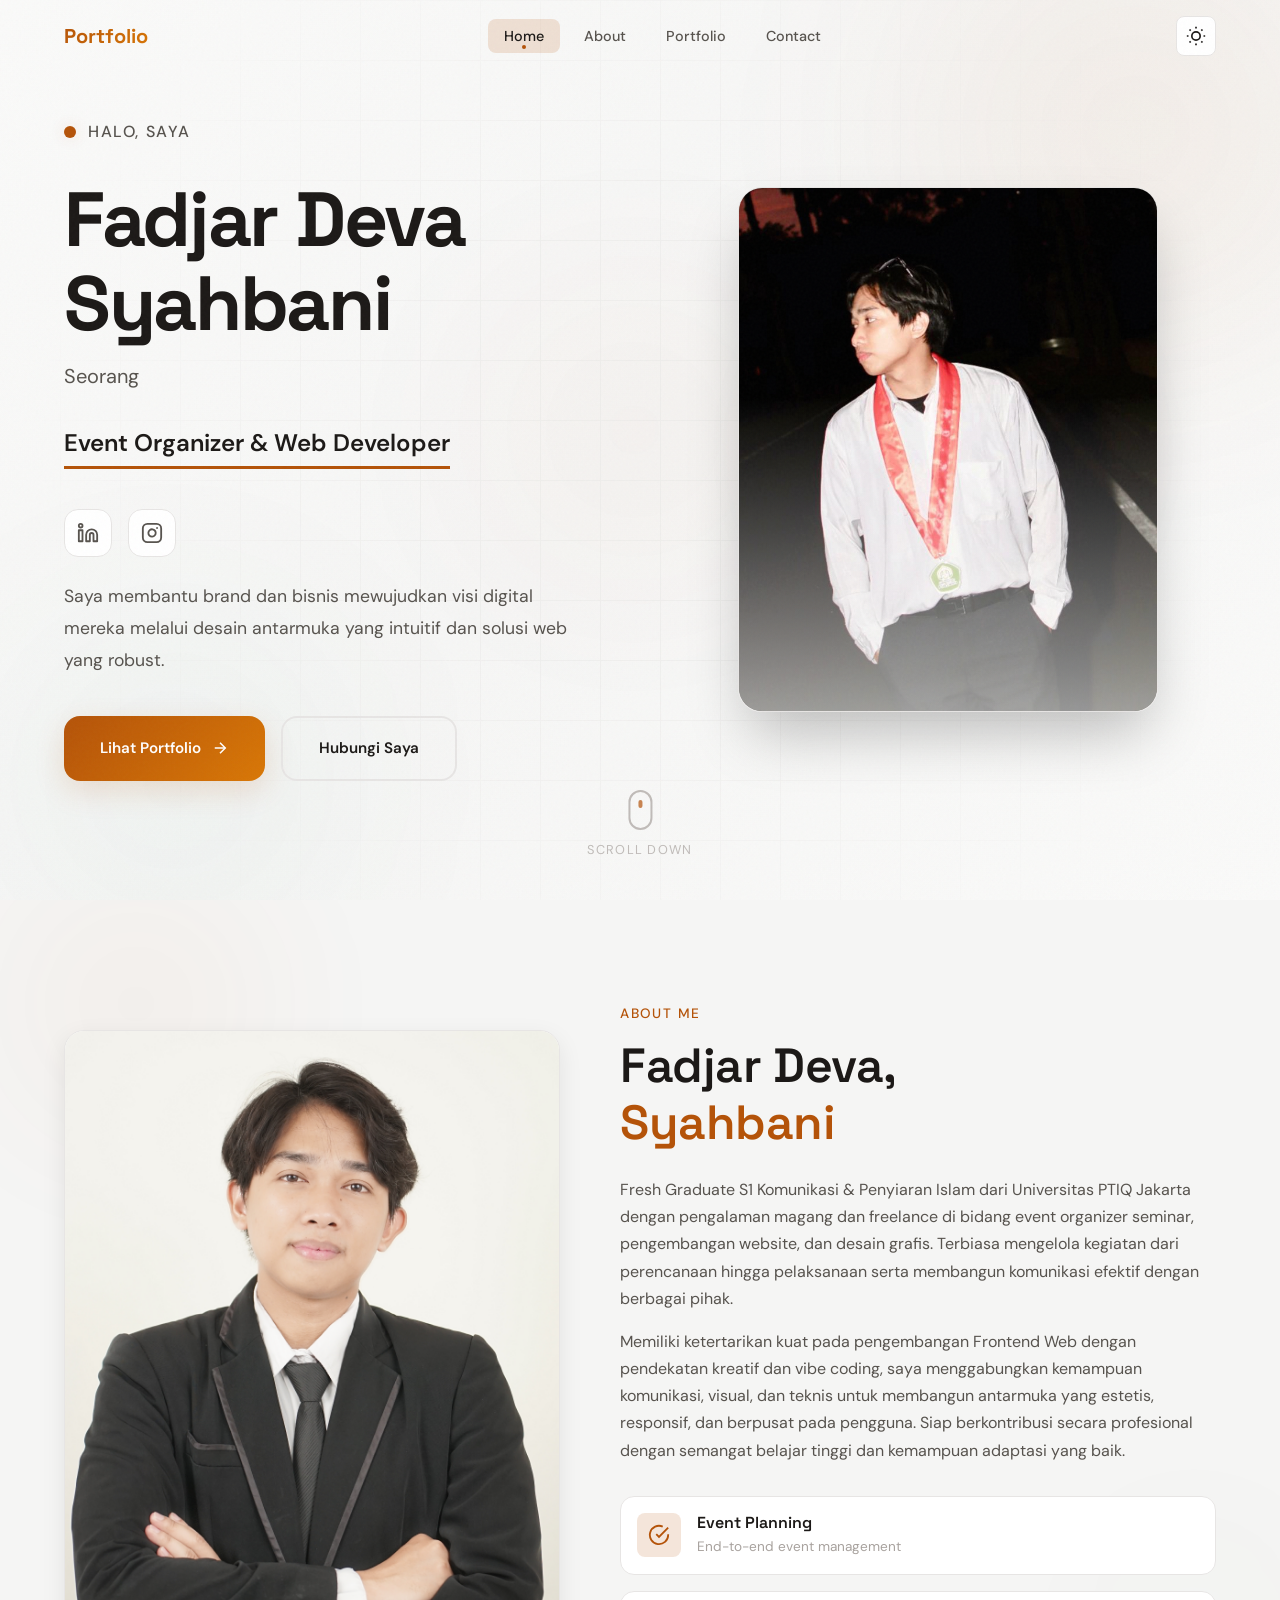
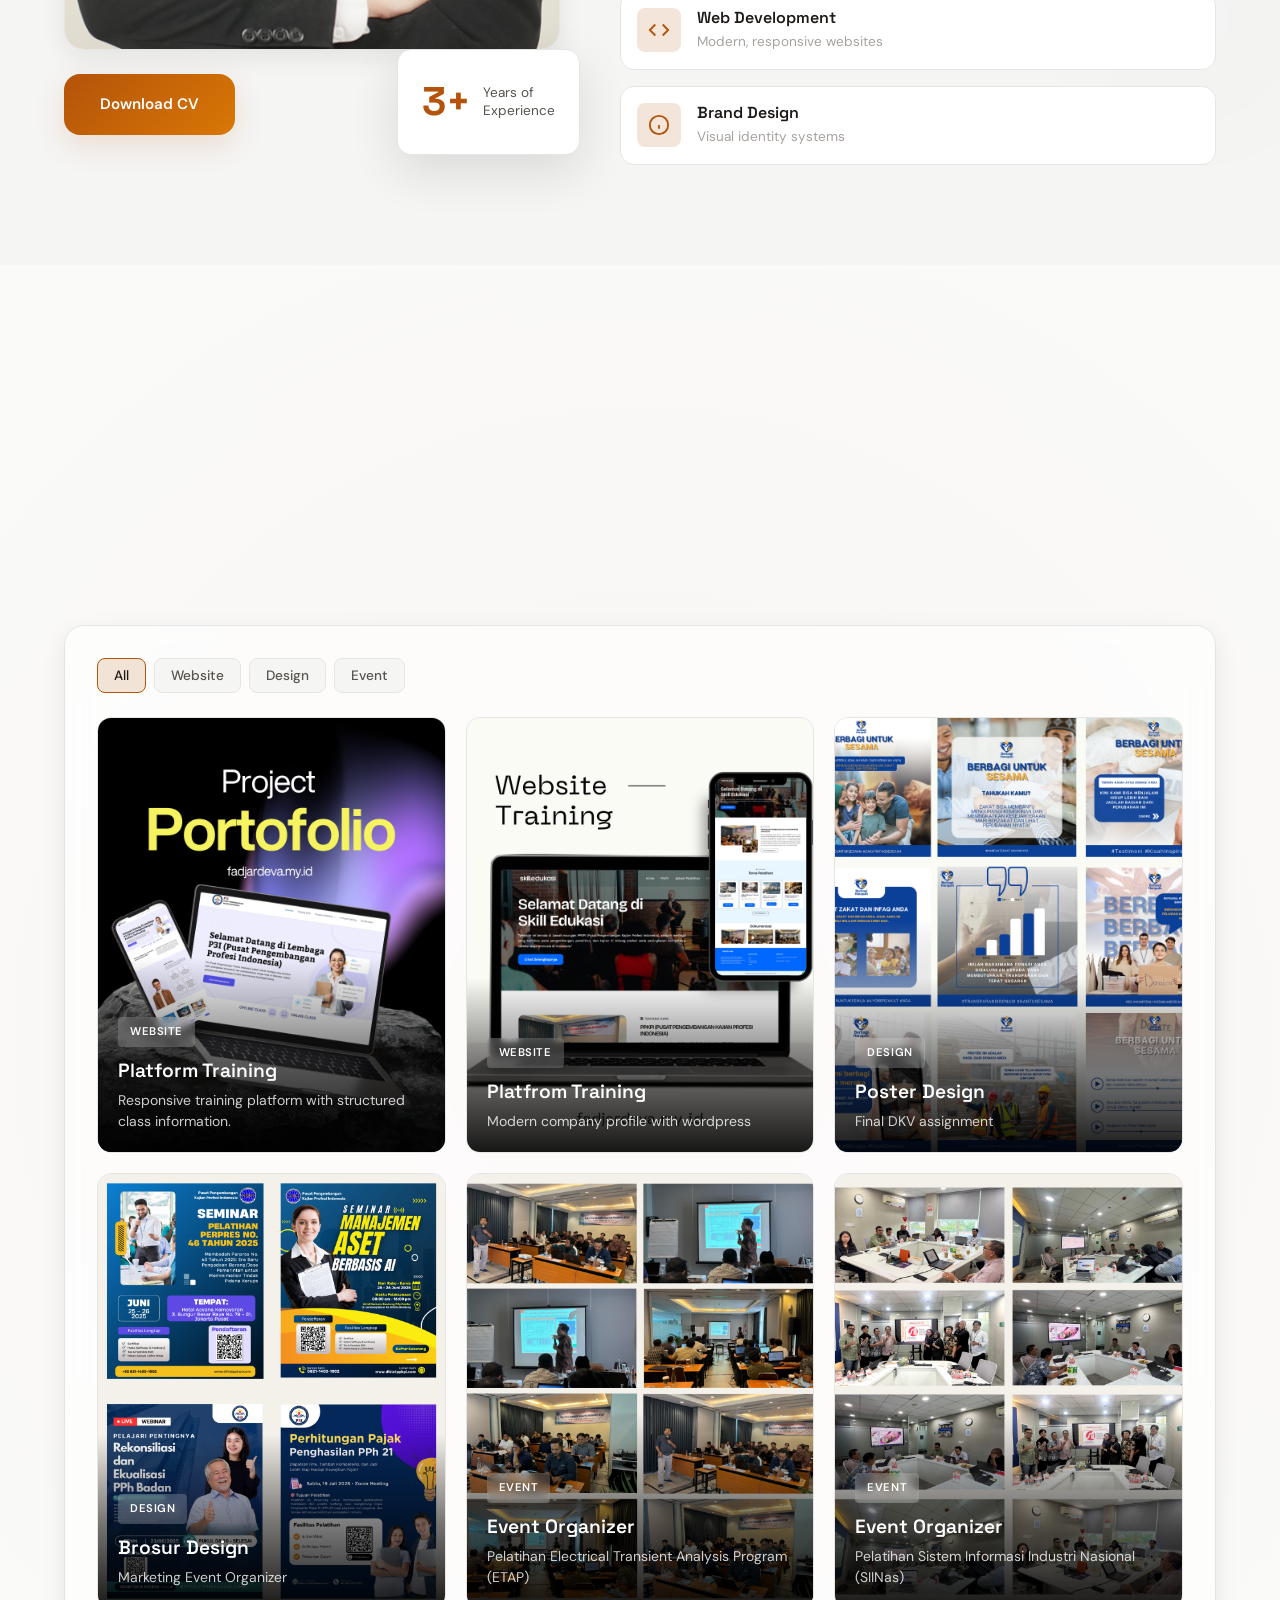
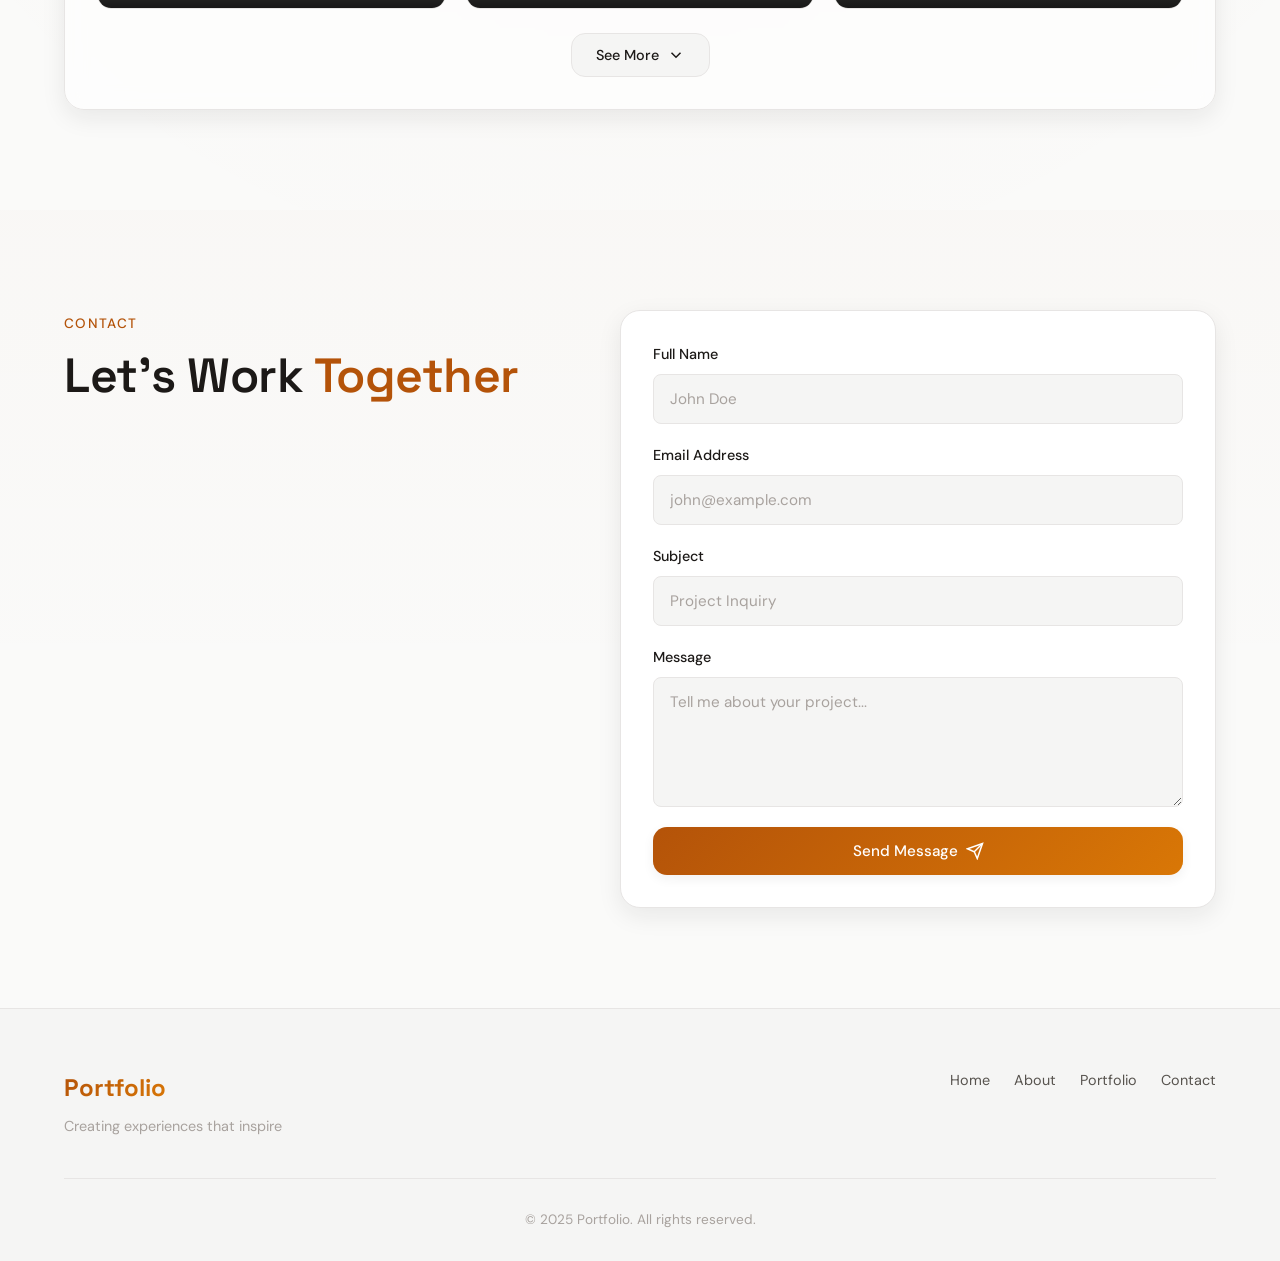
<file: index.html>
<!DOCTYPE html>
<html lang="id">
<head>
    <meta charset="UTF-8">
    <meta name="viewport" content="width=device-width, initial-scale=1.0">
    <title>Portfolio | Event Organizer • Web Developer • Graphic Designer</title>
    <meta name="description" content="Professional portfolio showcasing expertise in Event Organization, Web Development, and Graphic Design.">
    
    <!-- Fonts -->
    <link rel="preconnect" href="https://fonts.googleapis.com">
    <link rel="preconnect" href="https://fonts.gstatic.com" crossorigin>
    <link href="https://fonts.googleapis.com/css2?family=DM+Sans:ital,opsz,wght@0,9..40,300;0,9..40,400;0,9..40,500;0,9..40,600;1,9..40,400&family=Space+Grotesk:wght@400;500;600;700&display=swap" rel="stylesheet">
    
    <!-- Styles -->
    <link rel="stylesheet" href="style.css">
</head>
<body>
    <!-- Navbar -->
    <nav class="navbar" id="navbar">
        <div class="nav-container">
            <a href="#home" class="nav-logo">
                <span class="logo-text">Portfolio</span>
            </a>
            
            <ul class="nav-menu" id="navMenu">
                <li><a href="#home" class="nav-link active">Home</a></li>
                <li><a href="#about" class="nav-link">About</a></li>
                <li><a href="#portfolio" class="nav-link">Portfolio</a></li>
                <li><a href="#contact" class="nav-link">Contact</a></li>
            </ul>
            
            <div class="nav-actions">
                <button class="theme-toggle" id="themeToggle" aria-label="Toggle dark mode">
                    <svg class="sun-icon" viewBox="0 0 24 24" fill="none" stroke="currentColor" stroke-width="2">
                        <circle cx="12" cy="12" r="5"/>
                        <path d="M12 1v2M12 21v2M4.22 4.22l1.42 1.42M18.36 18.36l1.42 1.42M1 12h2M21 12h2M4.22 19.78l1.42-1.42M18.36 5.64l1.42-1.42"/>
                    </svg>
                    <svg class="moon-icon" viewBox="0 0 24 24" fill="none" stroke="currentColor" stroke-width="2">
                        <path d="M21 12.79A9 9 0 1 1 11.21 3 7 7 0 0 0 21 12.79z"/>
                    </svg>
                </button>
                
                <button class="nav-toggle" id="navToggle" aria-label="Toggle menu">
                    <span></span>
                    <span></span>
                    <span></span>
                </button>
            </div>
        </div>
    </nav>

    <!-- HERO SECTION -->
    <section class="hero-premium" id="home">
        <!-- Modern Background Layers -->
        <div class="hero-bg-layers">
            <div class="mesh-gradient"></div>
            <div class="gradient-orb orb-1"></div>
            <div class="gradient-orb orb-2"></div>
            <div class="gradient-orb orb-3"></div>
            <div class="grid-pattern"></div>
            <div class="noise-texture"></div>
        </div>

        <div class="container hero-premium-container">
            <!-- Kolom Kiri: Konten Teks -->
            <div class="hero-content-left">
                <div class="hero-intro reveal-hero">
                    <span class="intro-dot"></span>
                    Halo, Saya
                </div>
                
                <h1 class="hero-headline reveal-hero">
                    Fadjar Deva Syahbani
                </h1>

                <div class="hero-subhead reveal-hero">
                    Seorang
                </div>

                <div class="hero-profession reveal-hero">
                    <span class="profession-text">Event Organizer & Web Developer</span>
                </div>

                <div class="hero-socials reveal-hero">
                    <a href="https://www.linkedin.com/in/fadjar-deva-syahbani-bb1167252?utm_source=share_via&utm_content=profile&utm_medium=member_ios" class="social-icon-link" aria-label="LinkedIn">
                        <svg viewBox="0 0 24 24" fill="none" stroke="currentColor" stroke-width="2" stroke-linecap="round" stroke-linejoin="round"><path d="M16 8a6 6 0 0 1 6 6v7h-4v-7a2 2 0 0 0-2-2 2 2 0 0 0-2 2v7h-4v-7a6 6 0 0 1 6-6z"></path><rect x="2" y="9" width="4" height="12"></rect><circle cx="4" cy="4" r="2"></circle></svg>
                    </a>
                    <a href="https://www.instagram.com/fadjardeva?igsh=MXFjZ3hkOHBsMDRuYQ==" class="social-icon-link" aria-label="Instagram">
                        <svg viewBox="0 0 24 24" fill="none" stroke="currentColor" stroke-width="2" stroke-linecap="round" stroke-linejoin="round"><rect x="2" y="2" width="20" height="20" rx="5" ry="5"></rect><path d="M16 11.37A4 4 0 1 1 12.63 8 4 4 0 0 1 16 11.37z"></path><line x1="17.5" y1="6.5" x2="17.51" y2="6.5"></line></svg>
                    </a>
                </div>

                <p class="hero-description reveal-hero">
                    Saya membantu brand dan bisnis mewujudkan visi digital mereka melalui desain antarmuka yang intuitif dan solusi web yang robust.
                </p>

                <div class="hero-cta reveal-hero">
                    <a href="#portfolio" class="btn btn-primary-glow">
                        <span>Lihat Portfolio</span>
                        <svg viewBox="0 0 24 24" fill="none" stroke="currentColor" stroke-width="2"><line x1="5" y1="12" x2="19" y2="12"></line><polyline points="12 5 19 12 12 19"></polyline></svg>
                    </a>
                    <a href="#contact" class="btn btn-outline-premium">
                        <span>Hubungi Saya</span>
                    </a>
                </div>
            </div>

            <!-- Kolom Kanan: Image Card -->
            <div class="hero-content-right reveal-hero">
                <div class="profile-card">
                    <div class="profile-glow"></div>
                    <div class="profile-image-wrapper">
                        <img src="fotoajang1.jpeg" alt="Fadjar Deva Syahbani">
                        <div class="profile-overlay"></div>
                    </div>
                </div>
            </div>
        </div>
        
        <!-- Scroll Indicator -->
        <div class="scroll-indicator">
            <div class="mouse">
                <div class="wheel"></div>
            </div>
            <span>Scroll Down</span>
        </div>
    </section>

    <!-- About Section -->
    <section class="about" id="about">
        <!-- Background Decoration -->
        <div class="section-bg-style">
            <div class="bg-blob blob-about-1"></div>
            <div class="bg-blob blob-about-2"></div>
        </div>
        
        <div class="container">
            <div class="about-grid">
                <div class="about-image reveal">
                    <div class="image-wrapper">
                        <img src="Desain tanpa judul (3).png" alt="Fadjar Deva Syahbani - About Me" class="about-photo">
                        <div class="image-decoration"></div>
                    </div>
                    <div class="experience-badge">
                        <span class="exp-number">3+</span>
                        <span class="exp-text">Years of<br>Experience</span>
                    </div>

                    <div class="hero-cta reveal-hero" style="margin-top: 24px;">
                        <a href="asset/CV Fadjar Deva Syahbani.pdf" class="btn btn-primary-glow">
                            <span>Download CV</span>
                        </a>
                    </div>
                </div>
                
                <div class="about-content">
                    <span class="section-label reveal">About Me</span>
                    <h2 class="section-title reveal">
                        Fadjar Deva,<br>
                        <span class="highlight">Syahbani</span>
                    </h2>
                    <p class="about-text reveal">
                        Fresh Graduate S1 Komunikasi & Penyiaran Islam dari 
                        Universitas PTIQ Jakarta dengan pengalaman magang dan freelance di bidang event organizer seminar, 
                        pengembangan website, dan desain grafis. Terbiasa mengelola kegiatan dari perencanaan hingga pelaksanaan 
                        serta membangun komunikasi efektif dengan berbagai pihak.
                    </p>
                    <p class="about-text reveal">
                       Memiliki ketertarikan kuat pada pengembangan Frontend Web dengan pendekatan kreatif 
                       dan vibe coding, saya menggabungkan kemampuan komunikasi, visual, 
                       dan teknis untuk membangun antarmuka yang estetis, responsif, 
                       dan berpusat pada pengguna. Siap berkontribusi secara profesional 
                       dengan semangat belajar tinggi dan kemampuan adaptasi yang baik.
                    </p>
                    <div class="about-highlights reveal">
                        <div class="highlight-item">
                            <div class="highlight-icon">
                                <svg viewBox="0 0 24 24" fill="none" stroke="currentColor" stroke-width="2">
                                    <path d="M22 11.08V12a10 10 0 1 1-5.93-9.14"/>
                                    <polyline points="22 4 12 14.01 9 11.01"/>
                                </svg>
                            </div>
                            <div class="highlight-content">
                                <h4>Event Planning</h4>
                                <p>End-to-end event management</p>
                            </div>
                        </div>
                        <div class="highlight-item">
                            <div class="highlight-icon">
                                <svg viewBox="0 0 24 24" fill="none" stroke="currentColor" stroke-width="2">
                                    <polyline points="16 18 22 12 16 6"/>
                                    <polyline points="8 6 2 12 8 18"/>
                                </svg>
                            </div>
                            <div class="highlight-content">
                                <h4>Web Development</h4>
                                <p>Modern, responsive websites</p>
                            </div>
                        </div>
                        <div class="highlight-item">
                            <div class="highlight-icon">
                                <svg viewBox="0 0 24 24" fill="none" stroke="currentColor" stroke-width="2">
                                    <circle cx="12" cy="12" r="10"/>
                                    <path d="M12 16v-4M12 8h.01"/>
                                </svg>
                            </div>
                            <div class="highlight-content">
                                <h4>Brand Design</h4>
                                <p>Visual identity systems</p>
                            </div>
                        </div>
                    </div>
                </div>
            </div>
        </div>
    </section>

    <!-- Portfolio Showcase Section -->
    <section class="portfolio-showcase" id="portfolio">
        <div class="section-bg-style">
            <div class="bg-gradient-radial"></div>
        </div>
        
        <div class="container">
            <div class="showcase-header reveal">
                <span class="section-label">Portfolio</span>
                <h2 class="section-title">Portfolio <span class="highlight">Showcase</span></h2>
                <p class="section-description">
                    Explore my work across different categories
                </p>
            </div>

            <!-- Tab Navigation -->
            <div class="showcase-tabs reveal">
                <button class="tab-btn active" data-tab="projects">
                    <svg viewBox="0 0 24 24" fill="none" stroke="currentColor" stroke-width="2">
                        <rect x="3" y="3" width="18" height="18" rx="2"/>
                        <path d="M3 9h18"/>
                        <path d="M9 21V9"/>
                    </svg>
                    <span>Projects</span>
                </button>
                <button class="tab-btn" data-tab="certificates">
                    <svg viewBox="0 0 24 24" fill="none" stroke="currentColor" stroke-width="2">
                        <path d="M14 2H6a2 2 0 0 0-2 2v16a2 2 0 0 0 2 2h12a2 2 0 0 0 2-2V8z"/>
                        <polyline points="14 2 14 8 20 8"/>
                        <line x1="16" y1="13" x2="8" y2="13"/>
                        <line x1="16" y1="17" x2="8" y2="17"/>
                    </svg>
                    <span>Certificates</span>
                </button>
                <button class="tab-btn" data-tab="techstack">
                    <svg viewBox="0 0 24 24" fill="none" stroke="currentColor" stroke-width="2">
                        <polyline points="16 18 22 12 16 6"/>
                        <polyline points="8 6 2 12 8 18"/>
                    </svg>
                    <span>Tech Stack</span>
                </button>
            </div>

            <!-- Tab Content Wrapper -->
            <div class="tab-content-wrapper reveal">
                
                <!-- Projects Tab -->
                <div class="tab-content active" id="projects">
                    <div class="portfolio-filter">
                        <button class="filter-btn active" data-filter="all">All</button>
                        <button class="filter-btn" data-filter="website">Website</button>
                        <button class="filter-btn" data-filter="design">Design</button>
                        <button class="filter-btn" data-filter="event">Event</button>
                    </div>

                    <div class="projects-grid" id="projectsGrid">
                        
                        <!-- PROJECT 1 - Website -->
                        <article class="project-card" data-category="website">
                            <div class="project-image">
                                <img src="foto project/project web 1. 1080X1080.png" alt="Platform Training" class="project-img" loading="lazy">
                                <div class="project-content">
                                    <span class="project-category">Website</span>
                                    <h3 class="project-title">Platform Training</h3>
                                    <p class="project-desc">Responsive training platform with structured class information.</p>
                                </div>
                                <div class="project-overlay">
                                    <a href="project-web1.html" class="overlay-link" aria-label="View Project">
                                        <svg viewBox="0 0 24 24" fill="none" stroke="currentColor" stroke-width="2"><path d="M18 13v6a2 2 0 0 1-2 2H5a2 2 0 0 1-2-2V8a2 2 0 0 1 2-2h6"/><polyline points="15 3 21 3 21 9"/><line x1="10" y1="14" x2="21" y2="3"/></svg>
                                    </a>
                                </div>
                            </div>
                        </article>
                        
                        <!-- PROJECT 2 - Website -->
                        <article class="project-card" data-category="website">
                            <div class="project-image">
                                 <img src="foto project/project web 2. 1080X1080.png" alt="Platform Training" class="project-img" loading="lazy">
                                <div class="project-placeholder"><svg viewBox="0 0 24 24" fill="none" stroke="currentColor" stroke-width="1.5"><rect x="2" y="3" width="20" height="14" rx="2"/><line x1="8" y1="21" x2="16" y2="21"/><line x1="12" y1="17" x2="12" y2="21"/></svg></div>
                                <div class="project-content">
                                    <span class="project-category">Website</span>
                                    <h3 class="project-title">Platfrom Training</h3>
                                    <p class="project-desc">Modern company profile with wordpress</p>
                                </div>
                                <div class="project-overlay"><a href="project-web2.html" class="overlay-link"><svg viewBox="0 0 24 24" fill="none" stroke="currentColor" stroke-width="2"><path d="M18 13v6a2 2 0 0 1-2 2H5a2 2 0 0 1-2-2V8a2 2 0 0 1 2-2h6"/><polyline points="15 3 21 3 21 9"/><line x1="10" y1="14" x2="21" y2="3"/></svg></a></div>
                            </div>
                        </article>

                        <!-- PROJECT 3 - Design -->
                        <article class="project-card" data-category="design">
                            <div class="project-image">
                                <img src="foto project/project design 1. 1080X1080.png" alt="Platform Training" class="project-img" loading="lazy">
                                <div class="project-placeholder"><svg viewBox="0 0 24 24" fill="none" stroke="currentColor" stroke-width="1.5"><polygon points="12 2 2 7 12 12 22 7 12 2"/><polyline points="2 17 12 22 22 17"/><polyline points="2 12 12 17 22 12"/></svg></div>
                                <div class="project-content">
                                    <span class="project-category">Design</span>
                                    <h3 class="project-title">Poster Design</h3>
                                    <p class="project-desc">Final DKV assignment</p>
                                </div>
                                <div class="project-overlay"><a href="project-design1.html" class="overlay-link"><svg viewBox="0 0 24 24" fill="none" stroke="currentColor" stroke-width="2"><path d="M18 13v6a2 2 0 0 1-2 2H5a2 2 0 0 1-2-2V8a2 2 0 0 1 2-2h6"/><polyline points="15 3 21 3 21 9"/><line x1="10" y1="14" x2="21" y2="3"/></svg></a></div>
                            </div>
                        </article>

                        <!-- PROJECT 4 - Design -->
                        <article class="project-card" data-category="design">
                            <div class="project-image">
                                <img src="foto project/Project design 2 .png" alt="Platform Training" class="project-img" loading="lazy">
                                <div class="project-placeholder"><svg viewBox="0 0 24 24" fill="none" stroke="currentColor" stroke-width="1.5"><circle cx="12" cy="12" r="10"/><polygon points="10 8 16 12 10 16 10 8"/></svg></div>
                                <div class="project-content">
                                    <span class="project-category">Design</span>
                                    <h3 class="project-title">Brosur Design</h3>
                                    <p class="project-desc">Marketing Event Organizer</p>
                                </div>
                                <div class="project-overlay"><a href="project-design2.html" class="overlay-link"><svg viewBox="0 0 24 24" fill="none" stroke="currentColor" stroke-width="2"><path d="M18 13v6a2 2 0 0 1-2 2H5a2 2 0 0 1-2-2V8a2 2 0 0 1 2-2h6"/><polyline points="15 3 21 3 21 9"/><line x1="10" y1="14" x2="21" y2="3"/></svg></a></div>
                            </div>
                        </article>

                        <!-- PROJECT 5 - Event -->
                        <article class="project-card" data-category="event">
                            <div class="project-image">
                                <img src="foto project/Project event 1.png" alt="Platform Training" class="project-img" loading="lazy">
                                <div class="project-placeholder"><svg viewBox="0 0 24 24" fill="none" stroke="currentColor" stroke-width="1.5"><rect x="3" y="4" width="18" height="18" rx="2"/><path d="M16 2v4M8 2v4M3 10h18"/></svg></div>
                                <div class="project-content">
                                    <span class="project-category">Event</span>
                                    <h3 class="project-title">Event Organizer</h3>
                                    <p class="project-desc">Pelatihan Electrical Transient Analysis Program (ETAP)</p>
                                </div>
                                <div class="project-overlay"><a href="Project-event1.html" class="overlay-link"><svg viewBox="0 0 24 24" fill="none" stroke="currentColor" stroke-width="2"><path d="M18 13v6a2 2 0 0 1-2 2H5a2 2 0 0 1-2-2V8a2 2 0 0 1 2-2h6"/><polyline points="15 3 21 3 21 9"/><line x1="10" y1="14" x2="21" y2="3"/></svg></a></div>
                            </div>
                        </article>

                        <!-- PROJECT 6 - Event -->
                        <article class="project-card" data-category="event">
                            <div class="project-image">
                                 <img src="foto project/Project event 2.png" alt="Platform Training" class="project-img" loading="lazy">
                                <div class="project-placeholder"><svg viewBox="0 0 24 24" fill="none" stroke="currentColor" stroke-width="1.5"><path d="M17 21v-2a4 4 0 0 0-4-4H5a4 4 0 0 0-4 4v2"/><circle cx="9" cy="7" r="4"/><path d="M23 21v-2a4 4 0 0 0-3-3.87"/><path d="M16 3.13a4 4 0 0 1 0 7.75"/></svg></div>
                                <div class="project-content">
                                    <span class="project-category">Event</span>
                                    <h3 class="project-title">Event Organizer</h3>
                                    <p class="project-desc">Pelatihan Sistem Informasi Industri Nasional (SIINas)</p>
                                </div>
                                <div class="project-overlay"><a href="Project-event2.html" class="overlay-link"><svg viewBox="0 0 24 24" fill="none" stroke="currentColor" stroke-width="2"><path d="M18 13v6a2 2 0 0 1-2 2H5a2 2 0 0 1-2-2V8a2 2 0 0 1 2-2h6"/><polyline points="15 3 21 3 21 9"/><line x1="10" y1="14" x2="21" y2="3"/></svg></a></div>
                            </div>
                        </article>

                        <!-- PROJECT 7 - Design -->
                        <article class="project-card" data-category="design">
                            <div class="project-image">
                                <img src="foto project/Project design 3.png" alt="Platform Training" class="project-img" loading="lazy">
                                <div class="project-placeholder"><svg viewBox="0 0 24 24" fill="none" stroke="currentColor" stroke-width="1.5"><circle cx="12" cy="12" r="10"/><polygon points="10 8 16 12 10 16 10 8"/></svg></div>
                                <div class="project-content">
                                    <span class="project-category">Design</span>
                                    <h3 class="project-title">Redesign Logo</h3>
                                    <p class="project-desc">Logo Lembaga P3I</p>
                                </div>
                                <div class="project-overlay"><a href="project-design3.html" class="overlay-link"><svg viewBox="0 0 24 24" fill="none" stroke="currentColor" stroke-width="2"><path d="M18 13v6a2 2 0 0 1-2 2H5a2 2 0 0 1-2-2V8a2 2 0 0 1 2-2h6"/><polyline points="15 3 21 3 21 9"/><line x1="10" y1="14" x2="21" y2="3"/></svg></a></div>
                            </div>
                        </article>

                        <!-- PROJECT 8 - Design -->
                        <article class="project-card" data-category="design">
                            <div class="project-image">
                                <img src="foto project/Project design 4.png" alt="Platform Training" class="project-img" loading="lazy">
                                <div class="project-placeholder"><svg viewBox="0 0 24 24" fill="none" stroke="currentColor" stroke-width="1.5"><circle cx="12" cy="12" r="10"/><polygon points="10 8 16 12 10 16 10 8"/></svg></div>
                                <div class="project-content">
                                    <span class="project-category">Design</span>
                                    <h3 class="project-title">Redesign Logo</h3>
                                    <p class="project-desc">Logo Lembaga Lemduknas</p>
                                </div>
                                <div class="project-overlay"><a href="project-design4.html" class="overlay-link"><svg viewBox="0 0 24 24" fill="none" stroke="currentColor" stroke-width="2"><path d="M18 13v6a2 2 0 0 1-2 2H5a2 2 0 0 1-2-2V8a2 2 0 0 1 2-2h6"/><polyline points="15 3 21 3 21 9"/><line x1="10" y1="14" x2="21" y2="3"/></svg></a></div>
                            </div>
                        </article>
                        
                        <!-- Extra Projects -->
                        <article class="project-card extra-project" data-category="website">
                            <div class="project-image"><div class="project-placeholder"><svg viewBox="0 0 24 24" fill="none" stroke="currentColor" stroke-width="1.5"><rect x="2" y="3" width="20" height="14" rx="2"/><line x1="8" y1="21" x2="16" y2="21"/><line x1="12" y1="17" x2="12" y2="21"/></svg></div><div class="project-content"><span class="project-category">Website</span><h3 class="project-title">Portfolio Website</h3><p class="project-desc">Creative portfolio</p></div><div class="project-overlay"><a href="#" class="overlay-link"><svg viewBox="0 0 24 24" fill="none" stroke="currentColor" stroke-width="2"><path d="M18 13v6a2 2 0 0 1-2 2H5a2 2 0 0 1-2-2V8a2 2 0 0 1 2-2h6"/><polyline points="15 3 21 3 21 9"/><line x1="10" y1="14" x2="21" y2="3"/></svg></a></div></div>
                        </article>
                        <article class="project-card extra-project" data-category="website">
                            <div class="project-image"><div class="project-placeholder"><svg viewBox="0 0 24 24" fill="none" stroke="currentColor" stroke-width="1.5"><rect x="2" y="3" width="20" height="14" rx="2"/><line x1="8" y1="21" x2="16" y2="21"/><line x1="12" y1="17" x2="12" y2="21"/></svg></div><div class="project-content"><span class="project-category">Website</span><h3 class="project-title">Restaurant Website</h3><p class="project-desc">Menu & reservation system</p></div><div class="project-overlay"><a href="#" class="overlay-link"><svg viewBox="0 0 24 24" fill="none" stroke="currentColor" stroke-width="2"><path d="M18 13v6a2 2 0 0 1-2 2H5a2 2 0 0 1-2-2V8a2 2 0 0 1 2-2h6"/><polyline points="15 3 21 3 21 9"/><line x1="10" y1="14" x2="21" y2="3"/></svg></a></div></div>
                        </article>
                         <article class="project-card extra-project" data-category="design">
                            <div class="project-image"><div class="project-placeholder"><svg viewBox="0 0 24 24" fill="none" stroke="currentColor" stroke-width="1.5"><path d="M12 19l7-7 3 3-7 7-3-3z"/><path d="M18 13l-1.5-7.5L2 2l3.5 14.5L13 18l5-5z"/></svg></div><div class="project-content"><span class="project-category">Design</span><h3 class="project-title">Marketing Materials</h3><p class="project-desc">Print & digital</p></div><div class="project-overlay"><a href="#" class="overlay-link"><svg viewBox="0 0 24 24" fill="none" stroke="currentColor" stroke-width="2"><path d="M18 13v6a2 2 0 0 1-2 2H5a2 2 0 0 1-2-2V8a2 2 0 0 1 2-2h6"/><polyline points="15 3 21 3 21 9"/><line x1="10" y1="14" x2="21" y2="3"/></svg></a></div></div>
                        </article>
                        <article class="project-card extra-project" data-category="event">
                             <div class="project-image"><div class="project-placeholder"><svg viewBox="0 0 24 24" fill="none" stroke="currentColor" stroke-width="1.5"><path d="M4 15s1-1 4-1 5 2 8 2 4-1 4-1V3s-1 1-4 1-5-2-8-2-4 1-4 1z"/><line x1="4" y1="22" x2="4" y2="15"/></svg></div><div class="project-content"><span class="project-category">Event</span><h3 class="project-title">Charity Gala</h3><p class="project-desc">Fundraising dinner</p></div><div class="project-overlay"><a href="#" class="overlay-link"><svg viewBox="0 0 24 24" fill="none" stroke="currentColor" stroke-width="2"><path d="M18 13v6a2 2 0 0 1-2 2H5a2 2 0 0 1-2-2V8a2 2 0 0 1 2-2h6"/><polyline points="15 3 21 3 21 9"/><line x1="10" y1="14" x2="21" y2="3"/></svg></a></div></div>
                        </article>
                    </div>

                    <!-- See More Button -->
                    <div class="projects-toggle">
                        <button class="toggle-btn" id="toggleProjects">
                            <span class="toggle-text">See More</span>
                            <svg class="toggle-icon" viewBox="0 0 24 24" fill="none" stroke="currentColor" stroke-width="2">
                                <polyline points="6 9 12 15 18 9"/>
                            </svg>
                        </button>
                    </div>
                </div>

                <!-- Certificates Tab -->
                <div class="tab-content" id="certificates">
                    <div class="certificates-grid">
                        <div class="certificate-item">
                            <div class="certificate-image">
                                <img src="asset/cert-1.jpg" alt="Certificate 1" loading="lazy">
                                <div class="certificate-overlay"><svg viewBox="0 0 24 24" fill="none" stroke="currentColor" stroke-width="2"><path d="M15 3h6v6M9 15L21 3M21 15v6h-6M9 9l12 12"/></svg></div>
                            </div>
                        </div>
                        <div class="certificate-item">
                            <div class="certificate-image">
                                <img src="asset/cert-2.jpg" alt="Certificate 2" loading="lazy">
                                <div class="certificate-overlay"><svg viewBox="0 0 24 24" fill="none" stroke="currentColor" stroke-width="2"><path d="M15 3h6v6M9 15L21 3M21 15v6h-6M9 9l12 12"/></svg></div>
                            </div>
                        </div>
                        <div class="certificate-item">
                            <div class="certificate-image">
                                <img src="asset/cert-3.jpg" alt="Certificate 3" loading="lazy">
                                <div class="certificate-overlay"><svg viewBox="0 0 24 24" fill="none" stroke="currentColor" stroke-width="2"><path d="M15 3h6v6M9 15L21 3M21 15v6h-6M9 9l12 12"/></svg></div>
                            </div>
                        </div>
                        <div class="certificate-item">
                            <div class="certificate-image">
                                <img src="asset/cert-4.jpg" alt="Certificate 4" loading="lazy">
                                <div class="certificate-overlay"><svg viewBox="0 0 24 24" fill="none" stroke="currentColor" stroke-width="2"><path d="M15 3h6v6M9 15L21 3M21 15v6h-6M9 9l12 12"/></svg></div>
                            </div>
                        </div>
                        <div class="certificate-item">
                            <div class="certificate-image">
                                <img src="asset/cert-5.jpg" alt="Certificate 5" loading="lazy">
                                <div class="certificate-overlay"><svg viewBox="0 0 24 24" fill="none" stroke="currentColor" stroke-width="2"><path d="M15 3h6v6M9 15L21 3M21 15v6h-6M9 9l12 12"/></svg></div>
                            </div>
                        </div>
                        <div class="certificate-item">
                            <div class="certificate-image">
                                <img src="asset/cert-6.jpg" alt="Certificate 6" loading="lazy">
                                <div class="certificate-overlay"><svg viewBox="0 0 24 24" fill="none" stroke="currentColor" stroke-width="2"><path d="M15 3h6v6M9 15L21 3M21 15v6h-6M9 9l12 12"/></svg></div>
                            </div>
                        </div>
                    </div>
                </div>

                <!-- Tech Stack Tab -->
                <div class="tab-content" id="techstack">
                    <div class="techstack-grid">
                        <div class="tech-card"><div class="tech-icon"><img src="asset/vscode.png" alt="VS Code"></div><span class="tech-name">VS Code</span></div>
                        <div class="tech-card"><div class="tech-icon"><img src="asset/html.png" alt="HTML5"></div><span class="tech-name">HTML5</span></div>
                        <div class="tech-card"><div class="tech-icon"><img src="asset/css.svg" alt="CSS3"></div><span class="tech-name">CSS3</span></div>
                        <div class="tech-card"><div class="tech-icon"><img src="asset/js.png" alt="JavaScript"></div><span class="tech-name">JavaScript</span></div>
                        <div class="tech-card"><div class="tech-icon"><img src="asset/wordpress.png" alt="WordPress"></div><span class="tech-name">WordPress</span></div>
                        <div class="tech-card"><div class="tech-icon"><img src="asset/elementor.png" alt="Elementor"></div><span class="tech-name">Elementor</span></div>
                        <div class="tech-card"><div class="tech-icon"><img src="asset/canva.svg" alt="Canva"></div><span class="tech-name">Canva</span></div>
                        <div class="tech-card"><div class="tech-icon"><img src="asset/capcut.png" alt="CapCut"></div><span class="tech-name">CapCut</span></div>
                        <div class="tech-card"><div class="tech-icon"><img src="asset/photoshop.png" alt="Photoshop"></div><span class="tech-name">Photoshop</span></div>
                        <div class="tech-card"><div class="tech-icon"><img src="asset/illustrator.png" alt="Illustrator"></div><span class="tech-name">Illustrator</span></div>
                        <div class="tech-card"><div class="tech-icon"><img src="asset/google-ads.png" alt="Google Ads"></div><span class="tech-name">Google Ads</span></div>
                    </div>
                </div>
            </div> <!-- End tab-content-wrapper -->
        </div>
    </section>

    <!-- Contact Section -->
    <section class="contact" id="contact">
        <div class="section-bg-style">
             <div class="bg-glow-contact"></div>
        </div>
        <div class="container">
            <div class="contact-grid">
                <div class="contact-info">
                    <span class="section-label reveal">Contact</span>
                    <h2 class="section-title reveal">
                        Let's Work <span class="highlight">Together</span>
                    </h2>
                    <p class="contact-text reveal">
                        Have a project in mind? I'd love to hear about it. 
                        Let's discuss how we can bring your ideas to life.
                    </p>
                    <div class="contact-details reveal">
                        <div class="contact-item">
                            <div class="contact-icon">
                                <svg viewBox="0 0 24 24" fill="none" stroke="currentColor" stroke-width="2">
                                    <path d="M4 4h16c1.1 0 2 .9 2 2v12c0 1.1-.9 2-2 2H4c-1.1 0-2-.9-2-2V6c0-1.1.9-2 2-2z"/>
                                    <polyline points="22,6 12,13 2,6"/>
                                </svg>
                            </div>
                            <div>
                                <span class="contact-label">Email</span>
                                <a href="mailto:hello@portfolio.com" class="contact-value">fadjardevasyahbani@gmail.com</a>
                            </div>
                        </div>
                        <div class="contact-item">
                            <div class="contact-icon">
                                <svg viewBox="0 0 24 24" fill="none" stroke="currentColor" stroke-width="2">
                                    <path d="M21 10c0 7-9 13-9 13s-9-6-9-13a9 9 0 0 1 18 0z"/>
                                    <circle cx="12" cy="10" r="3"/>
                                </svg>
                            </div>
                            <div>
                                <span class="contact-label">Location</span>
                                <span class="contact-value">Indonesia</span>
                            </div>
                        </div>
                    </div>
                    <div class="social-links reveal">
                        <a href="#" class="social-link" aria-label="LinkedIn"><svg viewBox="0 0 24 24" fill="currentColor"><path d="M20.447 20.452h-3.554v-5.569c0-1.328-.027-3.037-1.852-3.037-1.853 0-2.136 1.445-2.136 2.939v5.667H9.351V9h3.414v1.561h.046c.477-.9 1.637-1.85 3.37-1.85 3.601 0 4.267 2.37 4.267 5.455v6.286zM5.337 7.433c-1.144 0-2.063-.926-2.063-2.065 0-1.138.92-2.063 2.063-2.063 1.14 0 2.064.925 2.064 2.063 0 1.139-.925 2.065-2.064 2.065zm1.782 13.019H3.555V9h3.564v11.452zM22.225 0H1.771C.792 0 0 .774 0 1.729v20.542C0 23.227.792 24 1.771 24h20.451C23.2 24 24 23.227 24 22.271V1.729C24 .774 23.2 0 22.222 0h.003z"/></svg></a>
                        <a href="#" class="social-link" aria-label="Instagram"><svg viewBox="0 0 24 24" fill="currentColor"><path d="M12 2.163c3.204 0 3.584.012 4.85.07 3.252.148 4.771 1.691 4.919 4.919.058 1.265.069 1.645.069 4.849 0 3.205-.012 3.584-.069 4.849-.149 3.225-1.664 4.771-4.919 4.919-1.266.058-1.644.07-4.85.07-3.204 0-3.584-.012-4.849-.07-3.26-.149-4.771-1.699-4.919-4.92-.058-1.265-.07-1.644-.07-4.849 0-3.204.013-3.583.07-4.849.149-3.227 1.664-4.771 4.919-4.919 1.266-.057 1.645-.069 4.849-.069zm0-2.163c-3.259 0-3.667.014-4.947.072-4.358.2-6.78 2.618-6.98 6.98-.059 1.281-.073 1.689-.073 4.948 0 3.259.014 3.668.072 4.948.2 4.358 2.618 6.78 6.98 6.98 1.281.058 1.689.072 4.948.072 3.259 0 3.668-.014 4.948-.072 4.354-.2 6.782-2.618 6.979-6.98.059-1.28.073-1.689.073-4.948 0-3.259-.014-3.667-.072-4.947-.196-4.354-2.617-6.78-6.979-6.98-1.281-.059-1.69-.073-4.949-.073zm0 5.838c-3.403 0-6.162 2.759-6.162 6.162s2.759 6.163 6.162 6.163 6.162-2.759 6.162-6.163c0-3.403-2.759-6.162-6.162-6.162zm0 10.162c-2.209 0-4-1.79-4-4 0-2.209 1.791-4 4-4s4 1.791 4 4c0 2.21-1.791 4-4 4zm6.406-11.845c-.796 0-1.441.645-1.441 1.44s.645 1.44 1.441 1.44c.795 0 1.439-.645 1.439-1.44s-.644-1.44-1.439-1.44z"/></svg></a>
                        <a href="#" class="social-link" aria-label="Dribbble"><svg viewBox="0 0 24 24" fill="currentColor"><path d="M12 24C5.385 24 0 18.615 0 12S5.385 0 12 0s12 5.385 12 12-5.385 12-12 12zm10.12-10.358c-.35-.11-3.17-.953-6.384-.438 1.34 3.684 1.887 6.684 1.992 7.308 2.3-1.555 3.936-4.02 4.395-6.87zm-6.115 7.808c-.153-.9-.75-4.032-2.19-7.77l-.066.02c-5.79 2.015-7.86 6.025-8.04 6.4 1.73 1.358 3.92 2.166 6.29 2.166 1.42 0 2.77-.29 4-.814zm-11.62-2.58c.232-.4 3.045-5.055 8.332-6.765.135-.045.27-.084.405-.12-.26-.585-.54-1.167-.832-1.74C7.17 11.775 2.206 11.71 1.756 11.7l-.004.312c0 2.633.998 5.037 2.634 6.855zm-2.42-8.955c.46.008 4.683.026 9.477-1.248-1.698-3.018-3.53-5.558-3.8-5.928-2.868 1.35-5.01 3.99-5.676 7.17zM9.6 2.052c.282.38 2.145 2.914 3.822 6 3.645-1.365 5.19-3.44 5.373-3.702-1.81-1.61-4.19-2.586-6.795-2.586-.825 0-1.63.1-2.4.285zm10.335 3.483c-.218.29-1.935 2.493-5.724 4.04.24.49.47.985.68 1.486.08.18.15.36.22.53 3.41-.43 6.8.26 7.14.33-.02-2.42-.88-4.64-2.31-6.38z"/></svg></a>
                        <a href="#" class="social-link" aria-label="Behance"><svg viewBox="0 0 24 24" fill="currentColor"><path d="M22 7h-7v-2h7v2zm1.726 10c-.442 1.297-2.029 3-5.101 3-3.074 0-5.564-1.729-5.564-5.675 0-3.91 2.325-5.92 5.466-5.92 3.082 0 4.964 1.782 5.375 4.426.078.506.109 1.188.095 2.14h-8.027c.13 3.211 3.483 3.312 4.588 2.029h3.168zm-7.686-4h4.965c-.105-1.547-1.136-2.219-2.477-2.219-1.466 0-2.277.768-2.488 2.219zm-9.574 6.988h-6.466v-14.967h6.953c5.476.081 5.58 5.444 2.72 6.906 3.461 1.26 3.577 8.061-3.207 8.061zm-3.466-8.988h3.584c2.508 0 2.906-3-.312-3h-3.272v3zm3.391 3h-3.391v3.016h3.341c3.055 0 2.868-3.016.05-3.016z"/></svg></a>
                    </div>
                </div>
                <div class="contact-form-wrapper reveal">
                    <form class="contact-form" id="contactForm">
                        <div class="form-group">
                            <label for="name">Full Name</label>
                            <input type="text" id="name" name="name" required placeholder="John Doe">
                        </div>
                        <div class="form-group">
                            <label for="email">Email Address</label>
                            <input type="email" id="email" name="email" required placeholder="john@example.com">
                        </div>
                        <div class="form-group">
                            <label for="subject">Subject</label>
                            <input type="text" id="subject" name="subject" required placeholder="Project Inquiry">
                        </div>
                        <div class="form-group">
                            <label for="message">Message</label>
                            <textarea id="message" name="message" rows="5" required placeholder="Tell me about your project..."></textarea>
                        </div>
                        <button type="submit" class="btn btn-primary btn-full">
                            <span>Send Message</span>
                            <svg viewBox="0 0 24 24" fill="none" stroke="currentColor" stroke-width="2">
                                <line x1="22" y1="2" x2="11" y2="13"/>
                                <polygon points="22 2 15 22 11 13 2 9 22 2"/>
                            </svg>
                        </button>
                    </form>
                </div>
            </div>
        </div>
    </section>

    <!-- Footer -->
    <footer class="footer">
        <div class="container">
            <div class="footer-content">
                <div class="footer-brand">
                    <a href="#home" class="footer-logo">Portfolio</a>
                    <p class="footer-tagline">Creating experiences that inspire</p>
                </div>
                <div class="footer-links">
                    <a href="#home">Home</a>
                    <a href="#about">About</a>
                    <a href="#portfolio">Portfolio</a>
                    <a href="#contact">Contact</a>
                </div>
            </div>
            <div class="footer-bottom">
                <p>&copy; 2025 Portfolio. All rights reserved.</p>
            </div>
        </div>
    </footer>

    <!-- Scripts -->
    <script src="script.js"></script>
</body>
</html>
</file>
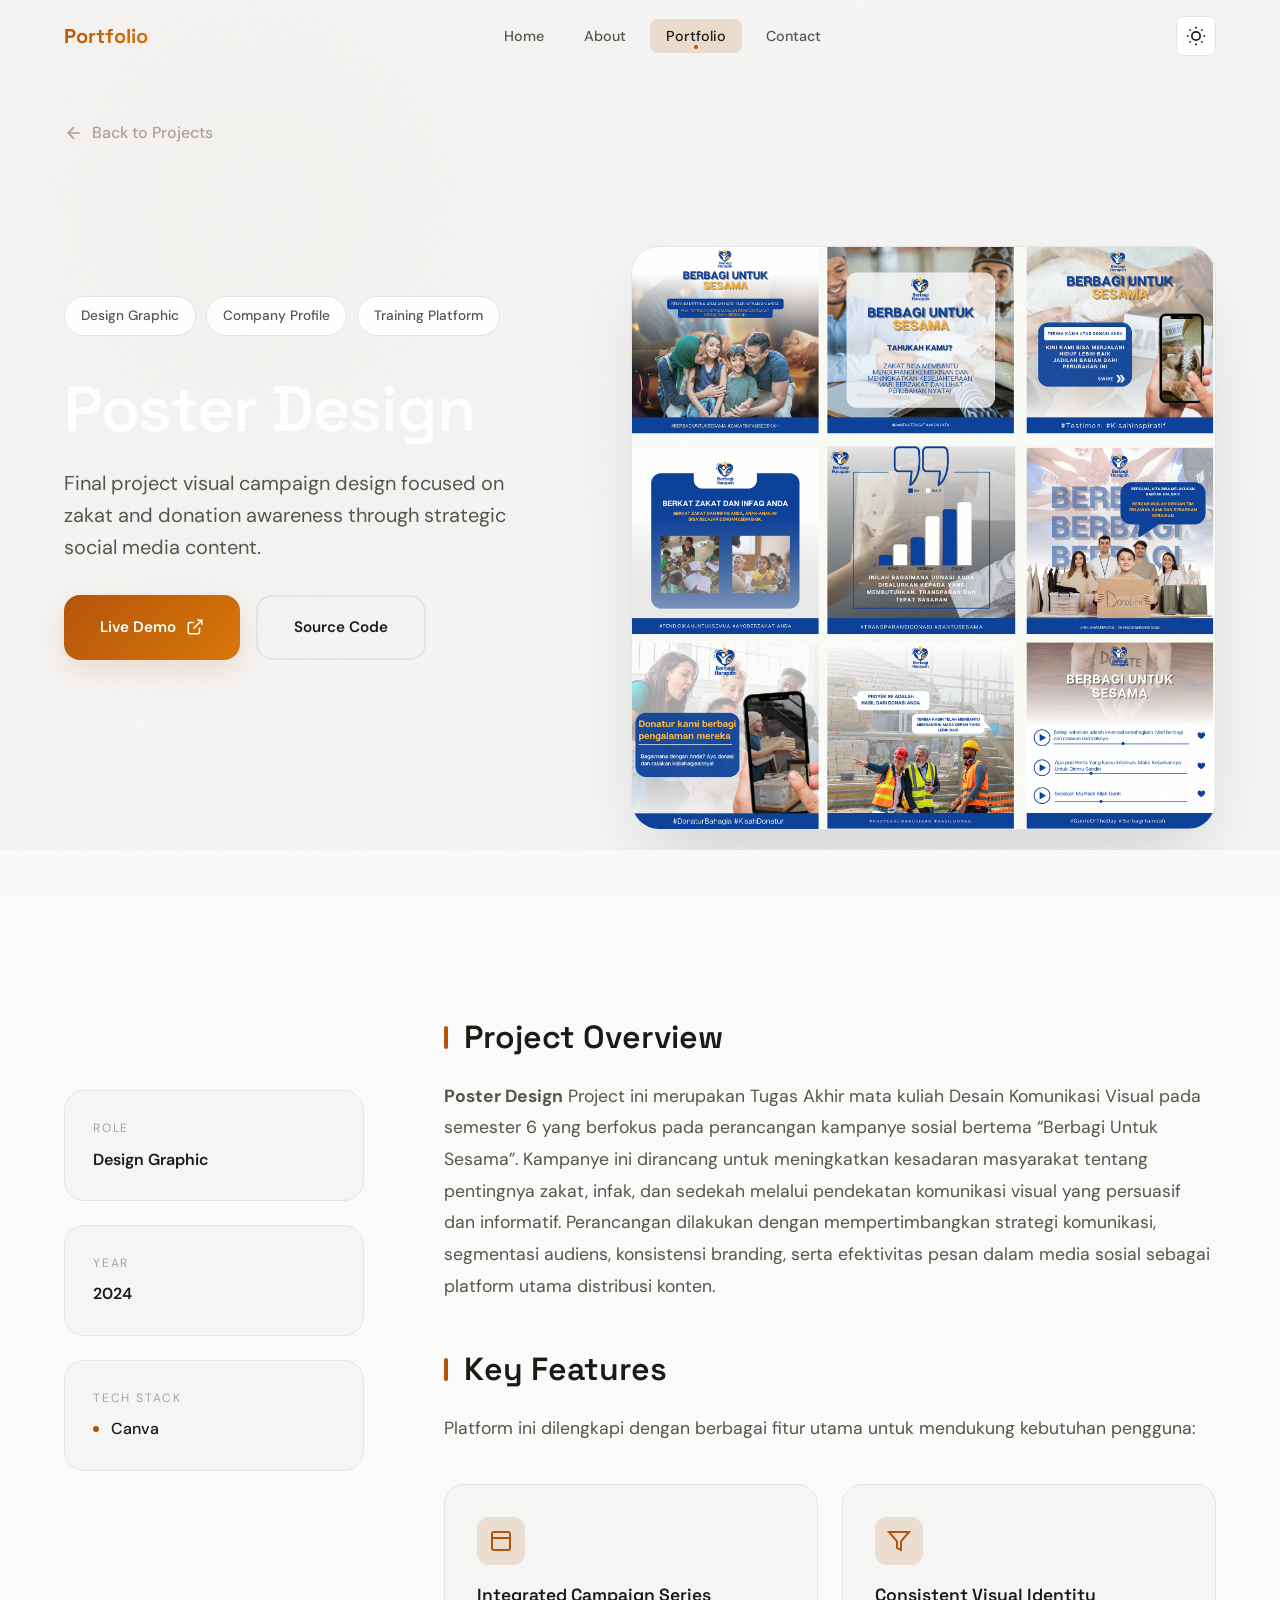
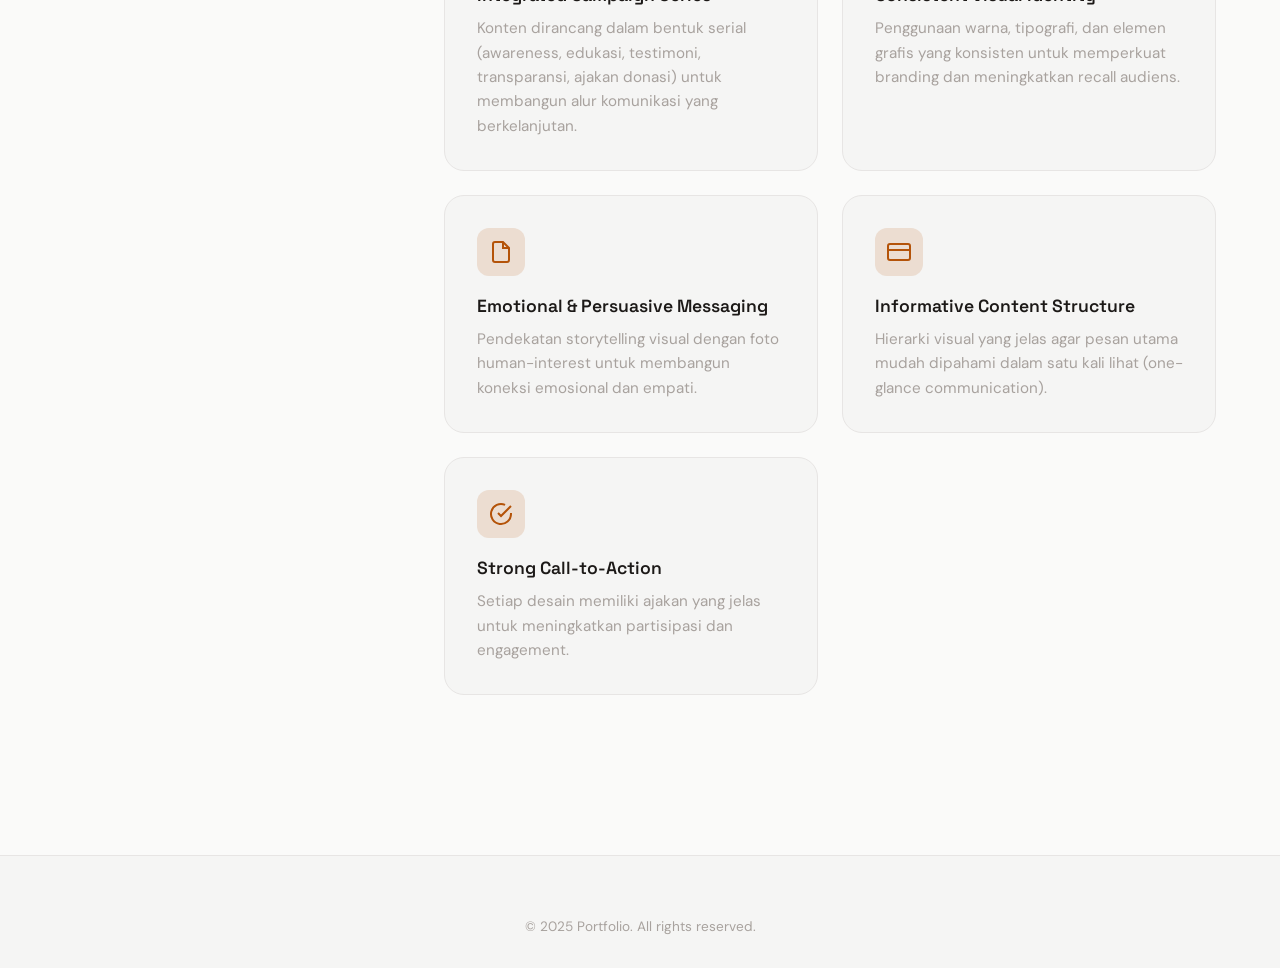
<file: project-design1.html>
<!DOCTYPE html>
<html lang="id">
<head>
    <meta charset="UTF-8">
    <meta name="viewport" content="width=device-width, initial-scale=1.0">
    <title>Portfolio | Event Organizer • Web Developer • Graphic Designer</title>
    <meta name="description" content="Professional portfolio showcasing expertise in Event Organization, Web Development, and Graphic Design.">
    
    <!-- Fonts -->
    <link rel="preconnect" href="https://fonts.googleapis.com">
    <link rel="preconnect" href="https://fonts.gstatic.com" crossorigin>
    <link href="https://fonts.googleapis.com/css2?family=DM+Sans:ital,opsz,wght@0,9..40,300;0,9..40,400;0,9..40,500;0,9..40,600;1,9..40,400&family=Space+Grotesk:wght@400;500;600;700&display=swap" rel="stylesheet">
    
    <!-- Main Styles -->
    <link rel="stylesheet" href="style.css">

    <!-- Page Specific Styles -->
    <style>
        /* ==========================================
           PROJECT DETAIL - REFINED STYLES
           ========================================== */

        /* 1. Hero Section */
        .project-hero {
            padding-top: 120px;
            padding-bottom: 80px;
            background-color: var(--bg-secondary);
            position: relative;
            overflow: visible !important; /* PENTING: Agar gambar tidak terpotong */
            z-index: 1; /* Agar hero di atas konten berikutnya saat overlap */
        }

        /* Decorative Background Gradient */
        .project-hero::before {
            content: '';
            position: absolute;
            top: -50%;
            left: -20%;
            width: 80%;
            height: 150%;
            background: radial-gradient(circle, var(--accent-glow) 0%, transparent 70%);
            opacity: 0.15;
            z-index: 0;
            pointer-events: none;
        }

        .back-btn {
            display: inline-flex;
            align-items: center;
            gap: 8px;
            color: var(--text-muted);
            font-weight: 500;
            margin-bottom: 40px;
            transition: all 0.3s ease;
            position: relative;
            z-index: 2;
        }

        .back-btn:hover {
            color: var(--accent);
            gap: 12px;
        }

        .project-header-grid {
            display: grid;
            grid-template-columns: 1fr 1.2fr;
            gap: 80px;
            align-items: center;
            position: relative;
            z-index: 2;
        }

        .project-title {
            font-size: clamp(3rem, 5vw, 4.5rem);
            line-height: 1.05;
            letter-spacing: -0.02em;
            margin-bottom: 24px;
        }

        .project-subtitle {
            font-size: 1.25rem;
            color: var(--text-secondary);
            line-height: 1.6;
            margin-bottom: 32px;
        }

        .project-tags {
            display: flex;
            flex-wrap: wrap;
            gap: 10px;
            margin-bottom: 40px;
        }

        .tag {
            padding: 8px 16px;
            background-color: var(--bg-card);
            border: 1px solid var(--border);
            border-radius: 100px;
            font-size: 0.85rem;
            font-weight: 500;
            color: var(--text-secondary);
        }

        /* Image Container with Depth */
        .hero-image-wrapper {
            position: relative;
            transform: translateY(60px); /* Geser ke bawah */
            z-index: 5; /* Z-index tinggi agar muncul di atas */
        }

        .hero-image-card {
            background: var(--bg-card);
            border-radius: var(--radius-xl);
            box-shadow: 0 40px 80px -20px rgba(0, 0, 0, 0.15);
            overflow: hidden;
            border: 1px solid var(--border);
            position: relative;
        }

        .hero-image-card img {
            width: 100%;
            display: block;
            transition: transform 0.6s ease;
        }

        .hero-image-card:hover img {
            transform: scale(1.03);
        }

        /* 2. Content Section */
        .project-content {
            padding: 120px 0;
            background: var(--bg-primary); /* Background solid menutupi belakang gambar */
            position: relative;
            z-index: 2; /* Di bawah hero image tapi di atas background body */
            margin-top: 0; /* Hilangkan gap agar natural */
        }

        .content-grid {
            display: grid;
            grid-template-columns: 300px 1fr;
            gap: 80px;
        }

        /* Sidebar Styles */
        .sidebar {
            position: sticky;
            top: 120px;
            height: fit-content;
        }

        .info-card {
            background: var(--bg-secondary);
            border: 1px solid var(--border);
            padding: 28px;
            border-radius: var(--radius-lg);
            margin-bottom: 24px;
        }

        .info-label {
            font-size: 0.75rem;
            text-transform: uppercase;
            letter-spacing: 0.15em;
            color: var(--text-muted);
            margin-bottom: 8px;
            display: block;
        }

        .info-value {
            font-size: 1rem;
            font-weight: 600;
            color: var(--text-primary);
        }

        .tech-stack-list {
            display: flex;
            flex-direction: column;
            gap: 12px;
        }

        .tech-item {
            display: flex;
            align-items: center;
            gap: 12px;
            font-weight: 500;
        }
        
        .tech-item::before {
            content: '';
            width: 6px;
            height: 6px;
            background-color: var(--accent);
            border-radius: 50%;
        }

        /* Main Body Styles */
        .content-body h2 {
            font-size: 2rem;
            margin-top: 48px;
            margin-bottom: 24px;
            color: var(--text-primary);
            position: relative;
            padding-left: 20px;
        }

        .content-body h2::before {
            content: '';
            position: absolute;
            left: 0;
            top: 8px;
            bottom: 8px;
            width: 4px;
            background: var(--accent);
            border-radius: 2px;
        }

        .content-body p {
            font-size: 1.1rem;
            line-height: 1.8;
            color: var(--text-secondary);
            margin-bottom: 24px;
        }

        /* Feature Grid */
        .features-grid {
            display: grid;
            grid-template-columns: repeat(2, 1fr);
            gap: 24px;
            margin: 40px 0;
        }

        .feature-card {
            background: var(--bg-secondary);
            padding: 32px;
            border-radius: var(--radius-lg);
            border: 1px solid var(--border);
            transition: all 0.3s ease;
            position: relative;
            overflow: hidden;
        }

        .feature-card::after {
            content: '';
            position: absolute;
            top: 0;
            left: 0;
            width: 100%;
            height: 4px;
            background: linear-gradient(90deg, var(--accent), transparent);
            opacity: 0;
            transition: opacity 0.3s;
        }

        .feature-card:hover {
            border-color: var(--accent);
            transform: translateY(-5px);
            box-shadow: var(--shadow-lg);
        }

        .feature-card:hover::after {
            opacity: 1;
        }

        .feature-icon {
            width: 48px;
            height: 48px;
            background: var(--accent-glow);
            border-radius: 12px;
            display: flex;
            align-items: center;
            justify-content: center;
            margin-bottom: 20px;
        }

        .feature-icon svg {
            width: 24px;
            height: 24px;
            color: var(--accent);
        }

        .feature-card h3 {
            font-size: 1.1rem;
            margin-bottom: 10px;
            color: var(--text-primary);
        }

        .feature-card p {
            font-size: 0.95rem;
            color: var(--text-muted);
            line-height: 1.6;
            margin: 0;
        }

        /* Responsive Adjustments */
        @media (max-width: 1024px) {
            .project-header-grid {
                grid-template-columns: 1fr;
                gap: 40px;
            }
            .hero-image-wrapper {
                transform: translateY(20px);
            }
        }

        @media (max-width: 768px) {
            .content-grid {
                grid-template-columns: 1fr;
                gap: 40px;
            }
            .sidebar {
                position: relative;
                top: 0;
                display: grid;
                grid-template-columns: 1fr 1fr;
                gap: 16px;
            }
            .info-card {
                margin: 0;
            }
            .features-grid {
                grid-template-columns: 1fr;
            }
        }
    </style>
</head>
<body>

    <!-- Navbar -->
    <nav class="navbar scrolled" id="navbar">
        <div class="nav-container">
            <a href="index.html" class="nav-logo">
                <span class="logo-text">Portfolio</span>
            </a>
            
            <ul class="nav-menu" id="navMenu">
                <li><a href="index.html#home" class="nav-link">Home</a></li>
                <li><a href="index.html#about" class="nav-link">About</a></li>
                <li><a href="index.html#portfolio" class="nav-link active">Portfolio</a></li>
                <li><a href="index.html#contact" class="nav-link">Contact</a></li>
            </ul>
            
            <div class="nav-actions">
                <button class="theme-toggle" id="themeToggle" aria-label="Toggle dark mode">
                    <svg class="sun-icon" viewBox="0 0 24 24" fill="none" stroke="currentColor" stroke-width="2">
                        <circle cx="12" cy="12" r="5"/>
                        <path d="M12 1v2M12 21v2M4.22 4.22l1.42 1.42M18.36 18.36l1.42 1.42M1 12h2M21 12h2M4.22 19.78l1.42-1.42M18.36 5.64l1.42-1.42"/>
                    </svg>
                    <svg class="moon-icon" viewBox="0 0 24 24" fill="none" stroke="currentColor" stroke-width="2">
                        <path d="M21 12.79A9 9 0 1 1 11.21 3 7 7 0 0 0 21 12.79z"/>
                    </svg>
                </button>
                
                <button class="nav-toggle" id="navToggle" aria-label="Toggle menu">
                    <span></span><span></span><span></span>
                </button>
            </div>
        </div>
    </nav>

    <!-- HERO SECTION -->
    <section class="project-hero">
        <div class="container">
            <a href="index.html#portfolio" class="back-btn">
                <svg width="20" height="20" viewBox="0 0 24 24" fill="none" stroke="currentColor" stroke-width="2">
                    <path d="M19 12H5M12 19l-7-7 7-7"/>
                </svg>
                Back to Projects
            </a>

            <div class="project-header-grid">
                <!-- Left Column: Text -->
                <div>
                    <div class="project-tags">
                        <span class="tag">Design Graphic</span>
                        <span class="tag">Company Profile</span>
                        <span class="tag">Training Platform</span>
                    </div>
                    <h1 class="project-title">Poster Design</h1>
                    <p class="project-subtitle">
                       Final project visual campaign design focused on zakat and 
                       donation awareness through strategic social media content.
                    </p>
                    <div class="hero-cta" style="margin-top: 32px;">
                        <a href="#" target="_blank" class="btn btn-primary-glow">
                            <span>Live Demo</span>
                            <svg viewBox="0 0 24 24" fill="none" stroke="currentColor" stroke-width="2"><path d="M18 13v6a2 2 0 0 1-2 2H5a2 2 0 0 1-2-2V8a2 2 0 0 1 2-2h6"/><polyline points="15 3 21 3 21 9"/><line x1="10" y1="14" x2="21" y2="3"/></svg>
                        </a>
                        <a href="#" class="btn btn-outline-premium">
                            <span>Source Code</span>
                        </a>
                    </div>
                </div>

                <!-- Right Column: Image -->
                <div class="hero-image-wrapper">
                    <div class="hero-image-card">
                        <img src="foto project/project design 1. 1080X1080.png" alt="P3I Edukasi">
                    </div>
                </div>
            </div>
        </div>
    </section>

    <!-- CONTENT SECTION -->
    <section class="project-content">
        <div class="container">
            <div class="content-grid">
                
                <!-- Sidebar -->
                <aside class="sidebar">
                    <div class="info-card">
                        <span class="info-label">Role</span>
                        <span class="info-value">Design Graphic</span>
                    </div>
                    <div class="info-card">
                        <span class="info-label">Year</span>
                        <span class="info-value">2024</span>
                    </div>
                    <div class="info-card">
                        <span class="info-label">Tech Stack</span>
                        <div class="tech-stack-list">
                            <div class="tech-item">Canva</div>
                        </div>
                    </div>
                </aside>

                <!-- Main Content -->
                <div class="content-body">
                    <h2>Project Overview</h2>
                    <p>
                        <strong>Poster Design</strong> Project ini merupakan Tugas Akhir mata kuliah Desain Komunikasi Visual 
                        pada semester 6 yang berfokus pada perancangan kampanye sosial bertema “Berbagi Untuk Sesama”. 
                        Kampanye ini dirancang untuk meningkatkan kesadaran masyarakat tentang pentingnya zakat, infak, 
                        dan sedekah melalui pendekatan komunikasi visual yang persuasif dan informatif. Perancangan dilakukan 
                        dengan mempertimbangkan strategi komunikasi, segmentasi audiens, konsistensi branding, serta efektivitas 
                        pesan dalam media sosial sebagai platform utama distribusi konten.
                    </p>
                    
                    <!-- Key Features Section -->
                    <h2>Key Features</h2>
                    <p>Platform ini dilengkapi dengan berbagai fitur utama untuk mendukung kebutuhan pengguna:</p>
                    
                    <div class="features-grid">
                        <!-- Feature 1 -->
                        <div class="feature-card">
                            <div class="feature-icon">
                                <svg viewBox="0 0 24 24" fill="none" stroke="currentColor" stroke-width="2">
                                    <rect x="3" y="3" width="18" height="18" rx="2"/>
                                    <path d="M3 9h18"/>
                                </svg>
                            </div>
                            <h3>Integrated Campaign Series</h3>
                            <p>Konten dirancang dalam bentuk serial (awareness, edukasi, testimoni, transparansi, ajakan donasi) untuk membangun alur komunikasi yang berkelanjutan.</p>
                        </div>

                        <!-- Feature 2 -->
                        <div class="feature-card">
                            <div class="feature-icon">
                                <svg viewBox="0 0 24 24" fill="none" stroke="currentColor" stroke-width="2">
                                    <polygon points="22 3 2 3 10 12.46 10 19 14 21 14 12.46 22 3"/>
                                </svg>
                            </div>
                            <h3>Consistent Visual Identity</h3>
                            <p>Penggunaan warna, tipografi, dan elemen grafis yang konsisten untuk memperkuat branding dan meningkatkan recall audiens.</p>
                        </div>

                        <!-- Feature 3 -->
                        <div class="feature-card">
                            <div class="feature-icon">
                                <svg viewBox="0 0 24 24" fill="none" stroke="currentColor" stroke-width="2">
                                    <path d="M14 2H6a2 2 0 0 0-2 2v16a2 2 0 0 0 2 2h12a2 2 0 0 0 2-2V8z"/>
                                    <polyline points="14 2 14 8 20 8"/>
                                </svg>
                            </div>
                            <h3>Emotional & Persuasive Messaging</h3>
                            <p>Pendekatan storytelling visual dengan foto human-interest untuk membangun koneksi emosional dan empati.</p>
                        </div>

                        <!-- Feature 4 -->
                        <div class="feature-card">
                            <div class="feature-icon">
                                <svg viewBox="0 0 24 24" fill="none" stroke="currentColor" stroke-width="2">
                                    <rect x="1" y="4" width="22" height="16" rx="2"/>
                                    <line x1="1" y1="10" x2="23" y2="10"/>
                                </svg>
                            </div>
                            <h3>Informative Content Structure</h3>
                            <p>Hierarki visual yang jelas agar pesan utama mudah dipahami dalam satu kali lihat (one-glance communication).</p>
                        </div>

                        <!-- Feature 5 -->
                        <div class="feature-card">
                            <div class="feature-icon">
                                <svg viewBox="0 0 24 24" fill="none" stroke="currentColor" stroke-width="2">
                                    <path d="M22 11.08V12a10 10 0 1 1-5.93-9.14"/>
                                    <polyline points="22 4 12 14.01 9 11.01"/>
                                </svg>
                            </div>
                            <h3>Strong Call-to-Action</h3>
                            <p>Setiap desain memiliki ajakan yang jelas untuk meningkatkan partisipasi dan engagement.</p>
                        </div>
                    </div>
                </div>
            </div> <!-- End content-grid -->
        </div> <!-- End container -->
    </section> <!-- End project-content -->

    <!-- Footer -->
    <footer class="footer">
        <div class="container">
            <div class="footer-bottom" style="border-top: none; padding-top: 0;">
                <p>&copy; 2025 Portfolio. All rights reserved.</p>
            </div>
        </div>
    </footer>

    <!-- Scripts -->
    <script src="script.js"></script>
    <script>
        // Simple Reveal Animation on Scroll
        const observer = new IntersectionObserver((entries) => {
            entries.forEach(entry => {
                if (entry.isIntersecting) {
                    entry.target.style.opacity = '1';
                    entry.target.style.transform = 'translateY(0)';
                }
            });
        }, { threshold: 0.1 });

        document.querySelectorAll('.feature-card, .full-width-image, .content-body h2').forEach(el => {
            el.style.opacity = '0';
            el.style.transform = 'translateY(20px)';
            el.style.transition = 'all 0.6s ease';
            observer.observe(el);
        });
    </script>
</body>
</html>
</file>
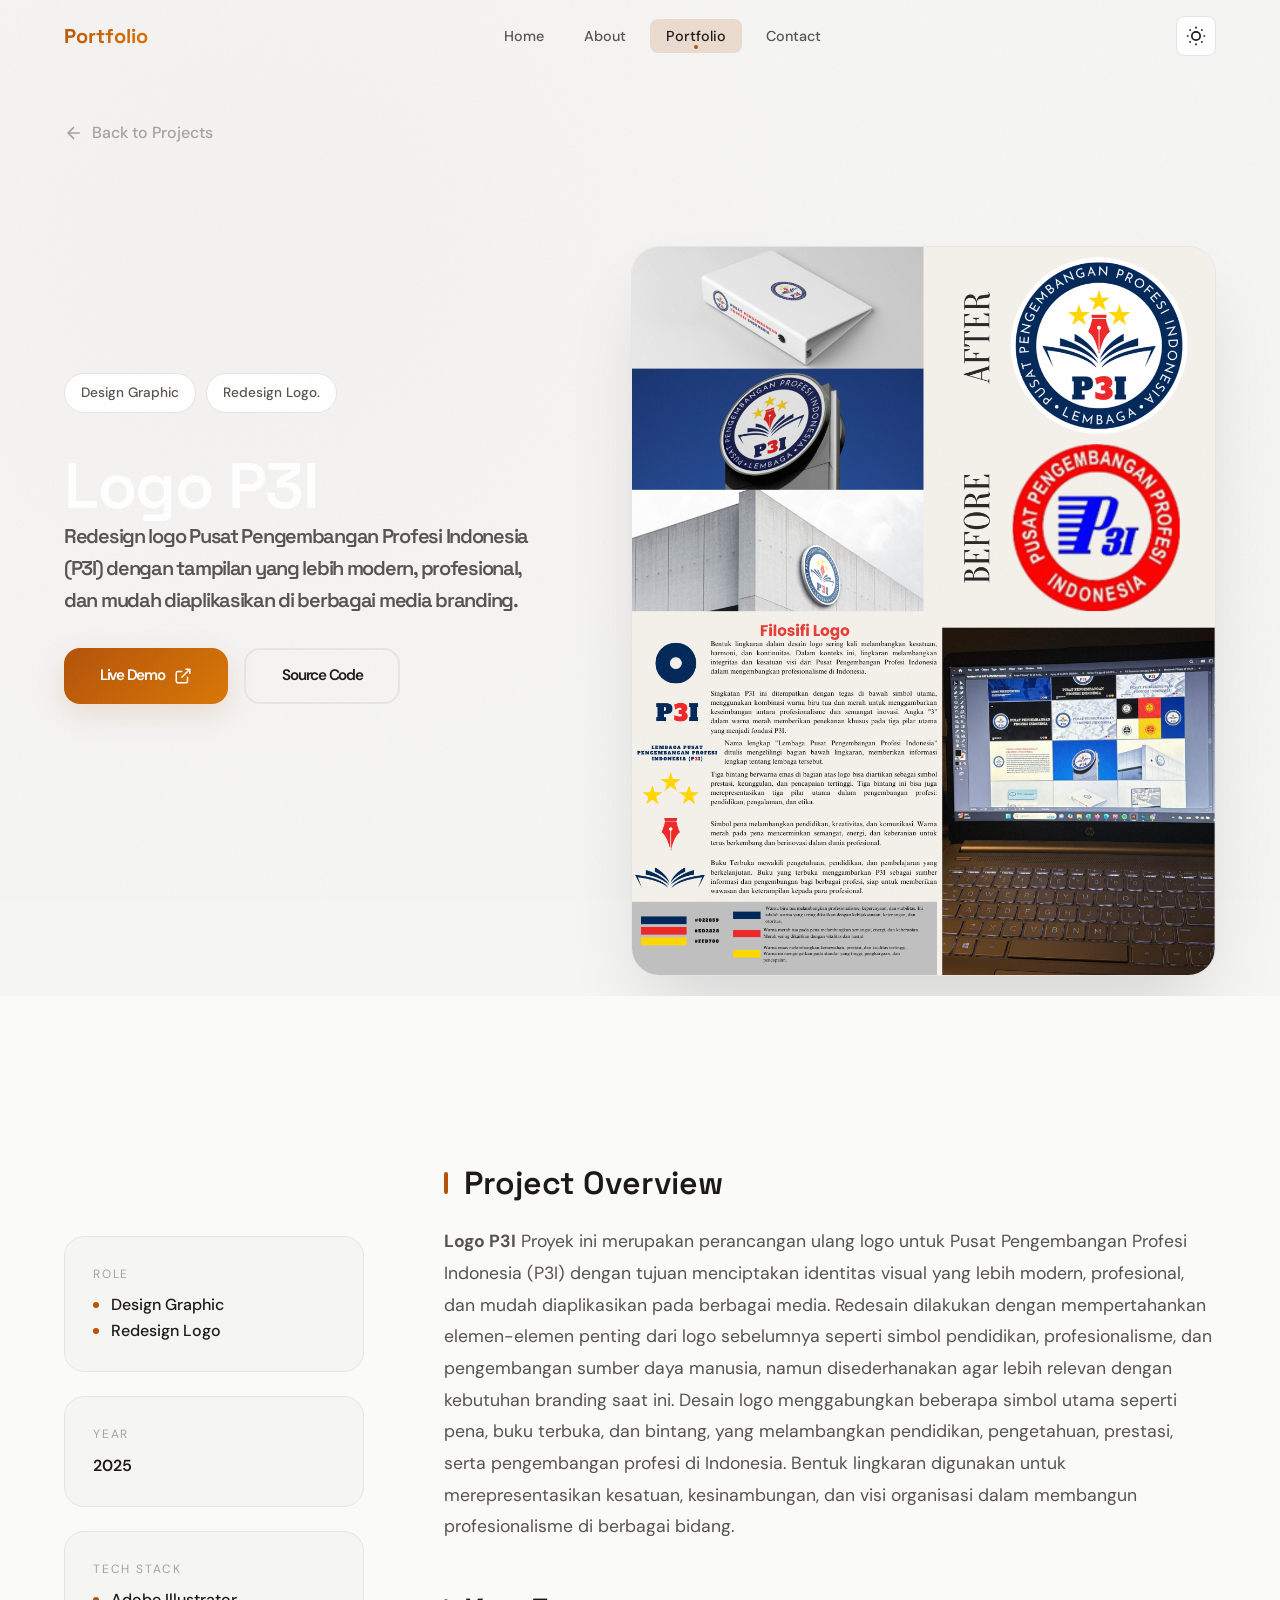
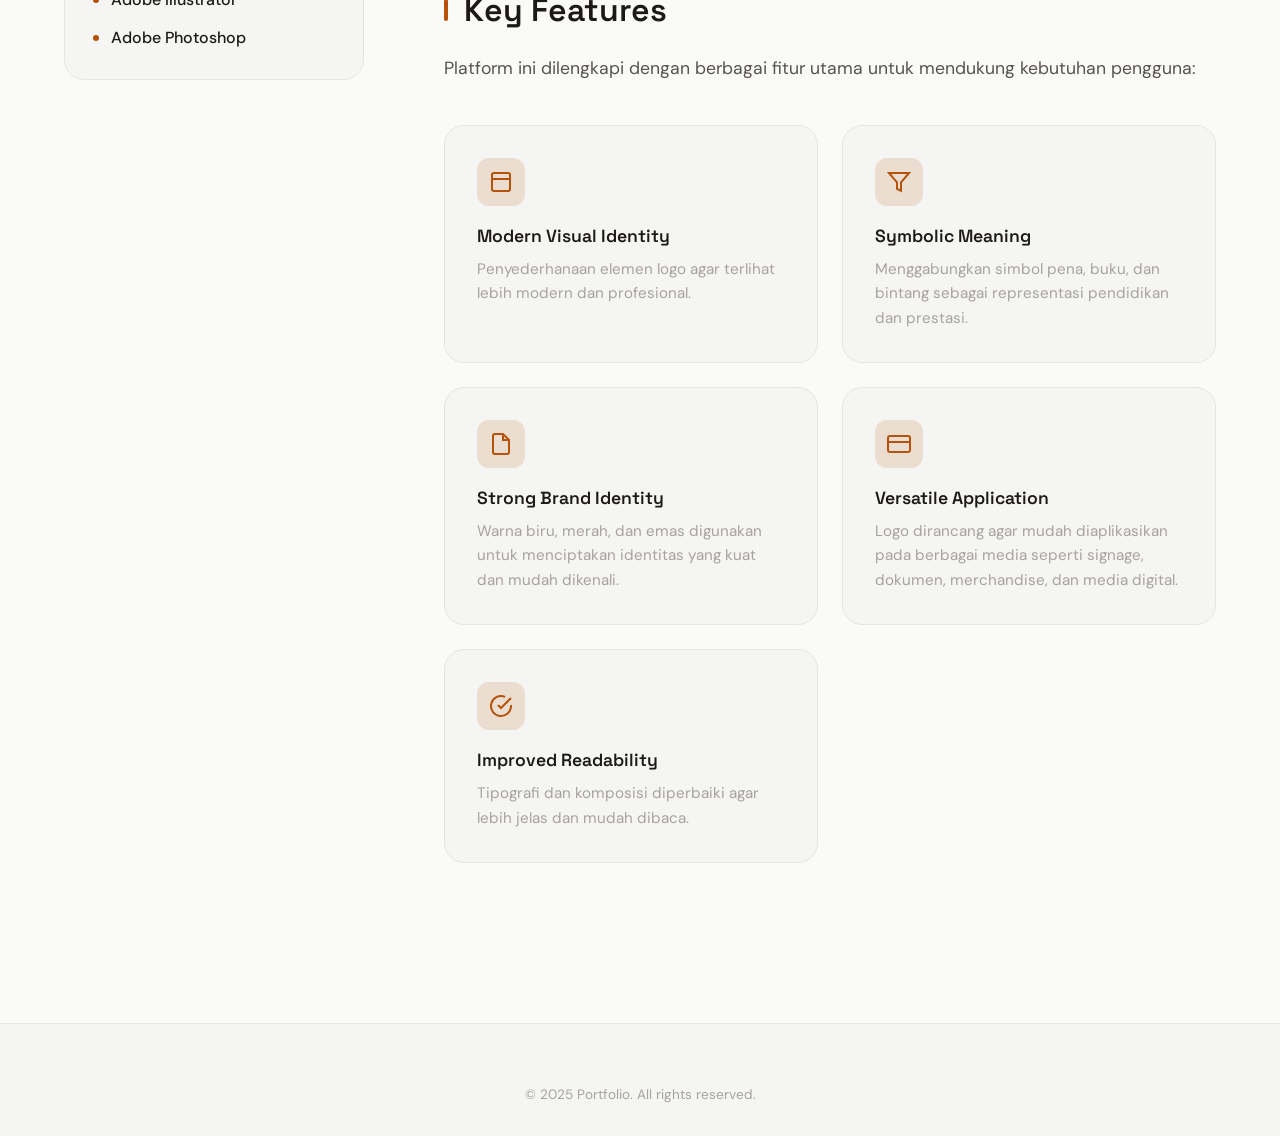
<file: project-design3.html>
<!DOCTYPE html>
<html lang="id">
<head>
    <meta charset="UTF-8">
    <meta name="viewport" content="width=device-width, initial-scale=1.0">
    <title>Portfolio | Event Organizer • Web Developer • Graphic Designer</title>
    <meta name="description" content="Professional portfolio showcasing expertise in Event Organization, Web Development, and Graphic Design.">
    
    <!-- Fonts -->
    <link rel="preconnect" href="https://fonts.googleapis.com">
    <link rel="preconnect" href="https://fonts.gstatic.com" crossorigin>
    <link href="https://fonts.googleapis.com/css2?family=DM+Sans:ital,opsz,wght@0,9..40,300;0,9..40,400;0,9..40,500;0,9..40,600;1,9..40,400&family=Space+Grotesk:wght@400;500;600;700&display=swap" rel="stylesheet">
    
    <!-- Main Styles -->
    <link rel="stylesheet" href="style.css">

    <!-- Page Specific Styles -->
    <style>
        /* ==========================================
           PROJECT DETAIL - REFINED STYLES
           ========================================== */

        /* 1. Hero Section */
        .project-hero {
            padding-top: 120px;
            padding-bottom: 80px;
            background-color: var(--bg-secondary);
            position: relative;
            overflow: visible !important; /* PENTING: Agar gambar tidak terpotong */
            z-index: 1; /* Agar hero di atas konten berikutnya saat overlap */
        }

        /* Decorative Background Gradient */
        .project-hero::before {
            content: '';
            position: absolute;
            top: -50%;
            left: -20%;
            width: 80%;
            height: 150%;
            background: radial-gradient(circle, var(--accent-glow) 0%, transparent 70%);
            opacity: 0.15;
            z-index: 0;
            pointer-events: none;
        }

        .back-btn {
            display: inline-flex;
            align-items: center;
            gap: 8px;
            color: var(--text-muted);
            font-weight: 500;
            margin-bottom: 40px;
            transition: all 0.3s ease;
            position: relative;
            z-index: 2;
        }

        .back-btn:hover {
            color: var(--accent);
            gap: 12px;
        }

        .project-header-grid {
            display: grid;
            grid-template-columns: 1fr 1.2fr;
            gap: 80px;
            align-items: center;
            position: relative;
            z-index: 2;
        }

        .project-title {
            font-size: clamp(3rem, 5vw, 4.5rem);
            line-height: 1.05;
            letter-spacing: -0.02em;
            margin-bottom: 24px;
        }

        .project-subtitle {
            font-size: 1.25rem;
            color: var(--text-secondary);
            line-height: 1.6;
            margin-bottom: 32px;
        }

        .project-tags {
            display: flex;
            flex-wrap: wrap;
            gap: 10px;
            margin-bottom: 40px;
        }

        .tag {
            padding: 8px 16px;
            background-color: var(--bg-card);
            border: 1px solid var(--border);
            border-radius: 100px;
            font-size: 0.85rem;
            font-weight: 500;
            color: var(--text-secondary);
        }

        /* Image Container with Depth */
        .hero-image-wrapper {
            position: relative;
            transform: translateY(60px); /* Geser ke bawah */
            z-index: 5; /* Z-index tinggi agar muncul di atas */
        }

        .hero-image-card {
            background: var(--bg-card);
            border-radius: var(--radius-xl);
            box-shadow: 0 40px 80px -20px rgba(0, 0, 0, 0.15);
            overflow: hidden;
            border: 1px solid var(--border);
            position: relative;
        }

        .hero-image-card img {
            width: 100%;
            display: block;
            transition: transform 0.6s ease;
        }

        .hero-image-card:hover img {
            transform: scale(1.03);
        }

        /* 2. Content Section */
        .project-content {
            padding: 120px 0;
            background: var(--bg-primary); /* Background solid menutupi belakang gambar */
            position: relative;
            z-index: 2; /* Di bawah hero image tapi di atas background body */
            margin-top: 0; /* Hilangkan gap agar natural */
        }

        .content-grid {
            display: grid;
            grid-template-columns: 300px 1fr;
            gap: 80px;
        }

        /* Sidebar Styles */
        .sidebar {
            position: sticky;
            top: 120px;
            height: fit-content;
        }

        .info-card {
            background: var(--bg-secondary);
            border: 1px solid var(--border);
            padding: 28px;
            border-radius: var(--radius-lg);
            margin-bottom: 24px;
        }

        .info-label {
            font-size: 0.75rem;
            text-transform: uppercase;
            letter-spacing: 0.15em;
            color: var(--text-muted);
            margin-bottom: 8px;
            display: block;
        }

        .info-value {
            font-size: 1rem;
            font-weight: 600;
            color: var(--text-primary);
        }

        .tech-stack-list {
            display: flex;
            flex-direction: column;
            gap: 12px;
        }

        .tech-item {
            display: flex;
            align-items: center;
            gap: 12px;
            font-weight: 500;
        }
        
        .tech-item::before {
            content: '';
            width: 6px;
            height: 6px;
            background-color: var(--accent);
            border-radius: 50%;
        }

        /* Main Body Styles */
        .content-body h2 {
            font-size: 2rem;
            margin-top: 48px;
            margin-bottom: 24px;
            color: var(--text-primary);
            position: relative;
            padding-left: 20px;
        }

        .content-body h2::before {
            content: '';
            position: absolute;
            left: 0;
            top: 8px;
            bottom: 8px;
            width: 4px;
            background: var(--accent);
            border-radius: 2px;
        }

        .content-body p {
            font-size: 1.1rem;
            line-height: 1.8;
            color: var(--text-secondary);
            margin-bottom: 24px;
        }

        /* Feature Grid */
        .features-grid {
            display: grid;
            grid-template-columns: repeat(2, 1fr);
            gap: 24px;
            margin: 40px 0;
        }

        .feature-card {
            background: var(--bg-secondary);
            padding: 32px;
            border-radius: var(--radius-lg);
            border: 1px solid var(--border);
            transition: all 0.3s ease;
            position: relative;
            overflow: hidden;
        }

        .feature-card::after {
            content: '';
            position: absolute;
            top: 0;
            left: 0;
            width: 100%;
            height: 4px;
            background: linear-gradient(90deg, var(--accent), transparent);
            opacity: 0;
            transition: opacity 0.3s;
        }

        .feature-card:hover {
            border-color: var(--accent);
            transform: translateY(-5px);
            box-shadow: var(--shadow-lg);
        }

        .feature-card:hover::after {
            opacity: 1;
        }

        .feature-icon {
            width: 48px;
            height: 48px;
            background: var(--accent-glow);
            border-radius: 12px;
            display: flex;
            align-items: center;
            justify-content: center;
            margin-bottom: 20px;
        }

        .feature-icon svg {
            width: 24px;
            height: 24px;
            color: var(--accent);
        }

        .feature-card h3 {
            font-size: 1.1rem;
            margin-bottom: 10px;
            color: var(--text-primary);
        }

        .feature-card p {
            font-size: 0.95rem;
            color: var(--text-muted);
            line-height: 1.6;
            margin: 0;
        }

        /* Responsive Adjustments */
        @media (max-width: 1024px) {
            .project-header-grid {
                grid-template-columns: 1fr;
                gap: 40px;
            }
            .hero-image-wrapper {
                transform: translateY(20px);
            }
        }

        @media (max-width: 768px) {
            .content-grid {
                grid-template-columns: 1fr;
                gap: 40px;
            }
            .sidebar {
                position: relative;
                top: 0;
                display: grid;
                grid-template-columns: 1fr 1fr;
                gap: 16px;
            }
            .info-card {
                margin: 0;
            }
            .features-grid {
                grid-template-columns: 1fr;
            }
        }
    </style>
</head>
<body>

    <!-- Navbar -->
    <nav class="navbar scrolled" id="navbar">
        <div class="nav-container">
            <a href="index.html" class="nav-logo">
                <span class="logo-text">Portfolio</span>
            </a>
            
            <ul class="nav-menu" id="navMenu">
                <li><a href="index.html#home" class="nav-link">Home</a></li>
                <li><a href="index.html#about" class="nav-link">About</a></li>
                <li><a href="index.html#portfolio" class="nav-link active">Portfolio</a></li>
                <li><a href="index.html#contact" class="nav-link">Contact</a></li>
            </ul>
            
            <div class="nav-actions">
                <button class="theme-toggle" id="themeToggle" aria-label="Toggle dark mode">
                    <svg class="sun-icon" viewBox="0 0 24 24" fill="none" stroke="currentColor" stroke-width="2">
                        <circle cx="12" cy="12" r="5"/>
                        <path d="M12 1v2M12 21v2M4.22 4.22l1.42 1.42M18.36 18.36l1.42 1.42M1 12h2M21 12h2M4.22 19.78l1.42-1.42M18.36 5.64l1.42-1.42"/>
                    </svg>
                    <svg class="moon-icon" viewBox="0 0 24 24" fill="none" stroke="currentColor" stroke-width="2">
                        <path d="M21 12.79A9 9 0 1 1 11.21 3 7 7 0 0 0 21 12.79z"/>
                    </svg>
                </button>
                
                <button class="nav-toggle" id="navToggle" aria-label="Toggle menu">
                    <span></span><span></span><span></span>
                </button>
            </div>
        </div>
    </nav>

    <!-- HERO SECTION -->
    <section class="project-hero">
        <div class="container">
            <a href="index.html#portfolio" class="back-btn">
                <svg width="20" height="20" viewBox="0 0 24 24" fill="none" stroke="currentColor" stroke-width="2">
                    <path d="M19 12H5M12 19l-7-7 7-7"/>
                </svg>
                Back to Projects
            </a>

            <div class="project-header-grid">
                <!-- Left Column: Text -->
                <div>
                    <div class="project-tags">
                        <span class="tag">Design Graphic</span>
                        <span class="tag">Redesign Logo.</span>
                    </div>
                    <h1 class="project-title">Logo P3I
                    <p class="project-subtitle">
                      Redesign logo Pusat Pengembangan Profesi Indonesia (P3I) dengan tampilan yang lebih modern, profesional, 
                      dan mudah diaplikasikan di berbagai media branding.
                    </p>
                    <div class="hero-cta" style="margin-top: 32px;">
                        <a href="#" target="_blank" class="btn btn-primary-glow">
                            <span>Live Demo</span>
                            <svg viewBox="0 0 24 24" fill="none" stroke="currentColor" stroke-width="2"><path d="M18 13v6a2 2 0 0 1-2 2H5a2 2 0 0 1-2-2V8a2 2 0 0 1 2-2h6"/><polyline points="15 3 21 3 21 9"/><line x1="10" y1="14" x2="21" y2="3"/></svg>
                        </a>
                        <a href="#" class="btn btn-outline-premium">
                            <span>Source Code</span>
                        </a>
                    </div>
                </div>

                <!-- Right Column: Image -->
                <div class="hero-image-wrapper">
                    <div class="hero-image-card">
                        <img src="foto project/Project design 3.png" alt="P3I Edukasi">
                    </div>
                </div>
            </div>
        </div>
    </section>

    <!-- CONTENT SECTION -->
    <section class="project-content">
        <div class="container">
            <div class="content-grid">
                
                <!-- Sidebar -->
                <aside class="sidebar">
                    <div class="info-card">
                        <span class="info-label">Role</span>
                        <div class="tech-item">Design Graphic</div>
                        <div class="tech-item">Redesign Logo</div>
                    </div>
                    <div class="info-card">
                        <span class="info-label">Year</span>
                        <span class="info-value">2025</span>
                    </div>
                    <div class="info-card">
                        <span class="info-label">Tech Stack</span>
                        <div class="tech-stack-list">
                            <div class="tech-item">Adobe Illustrator</div>
                            <div class="tech-item">Adobe Photoshop</div>
                        </div>
                    </div>
                </aside>

                <!-- Main Content -->
                <div class="content-body">
                    <h2>Project Overview</h2>
                    <p>
                        <strong>Logo P3I</strong> Proyek ini merupakan perancangan ulang logo untuk Pusat Pengembangan Profesi Indonesia (P3I) 
                        dengan tujuan menciptakan identitas visual yang lebih modern, profesional, dan mudah diaplikasikan pada berbagai media. 
                        Redesain dilakukan dengan mempertahankan elemen-elemen penting dari logo sebelumnya seperti simbol pendidikan, profesionalisme, 
                        dan pengembangan sumber daya manusia, namun disederhanakan agar lebih relevan dengan kebutuhan branding saat ini. 
                        Desain logo menggabungkan beberapa simbol utama seperti pena, buku terbuka, dan bintang, yang melambangkan pendidikan, 
                        pengetahuan, prestasi, serta pengembangan profesi di Indonesia. Bentuk lingkaran digunakan untuk merepresentasikan kesatuan, 
                        kesinambungan, dan visi organisasi dalam membangun profesionalisme di berbagai bidang.
                    </p>
                    
                    <!-- Key Features Section -->
                    <h2>Key Features</h2>
                    <p>Platform ini dilengkapi dengan berbagai fitur utama untuk mendukung kebutuhan pengguna:</p>
                    
                    <div class="features-grid">
                        <!-- Feature 1 -->
                        <div class="feature-card">
                            <div class="feature-icon">
                                <svg viewBox="0 0 24 24" fill="none" stroke="currentColor" stroke-width="2">
                                    <rect x="3" y="3" width="18" height="18" rx="2"/>
                                    <path d="M3 9h18"/>
                                </svg>
                            </div>
                            <h3>Modern Visual Identity</h3>
                            <p>Penyederhanaan elemen logo agar terlihat lebih modern dan profesional.</p>
                        </div>

                        <!-- Feature 2 -->
                        <div class="feature-card">
                            <div class="feature-icon">
                                <svg viewBox="0 0 24 24" fill="none" stroke="currentColor" stroke-width="2">
                                    <polygon points="22 3 2 3 10 12.46 10 19 14 21 14 12.46 22 3"/>
                                </svg>
                            </div>
                            <h3>Symbolic Meaning</h3>
                            <p>Menggabungkan simbol pena, buku, dan bintang sebagai representasi pendidikan dan prestasi.</p>
                        </div>

                        <!-- Feature 3 -->
                        <div class="feature-card">
                            <div class="feature-icon">
                                <svg viewBox="0 0 24 24" fill="none" stroke="currentColor" stroke-width="2">
                                    <path d="M14 2H6a2 2 0 0 0-2 2v16a2 2 0 0 0 2 2h12a2 2 0 0 0 2-2V8z"/>
                                    <polyline points="14 2 14 8 20 8"/>
                                </svg>
                            </div>
                            <h3>Strong Brand Identity</h3>
                            <p>Warna biru, merah, dan emas digunakan untuk menciptakan identitas yang kuat dan mudah dikenali.</p>
                        </div>

                        <!-- Feature 4 -->
                        <div class="feature-card">
                            <div class="feature-icon">
                                <svg viewBox="0 0 24 24" fill="none" stroke="currentColor" stroke-width="2">
                                    <rect x="1" y="4" width="22" height="16" rx="2"/>
                                    <line x1="1" y1="10" x2="23" y2="10"/>
                                </svg>
                            </div>
                            <h3>Versatile Application</h3>
                            <p>Logo dirancang agar mudah diaplikasikan pada berbagai media seperti signage, dokumen, merchandise, dan media digital.</p>
                        </div>

                        <!-- Feature 5 -->
                        <div class="feature-card">
                            <div class="feature-icon">
                                <svg viewBox="0 0 24 24" fill="none" stroke="currentColor" stroke-width="2">
                                    <path d="M22 11.08V12a10 10 0 1 1-5.93-9.14"/>
                                    <polyline points="22 4 12 14.01 9 11.01"/>
                                </svg>
                            </div>
                            <h3>Improved Readability</h3>
                            <p>Tipografi dan komposisi diperbaiki agar lebih jelas dan mudah dibaca.</p>
                        </div>
                    </div>
                </div>
            </div> <!-- End content-grid -->
        </div> <!-- End container -->
    </section> <!-- End project-content -->

    <!-- Footer -->
    <footer class="footer">
        <div class="container">
            <div class="footer-bottom" style="border-top: none; padding-top: 0;">
                <p>&copy; 2025 Portfolio. All rights reserved.</p>
            </div>
        </div>
    </footer>

    <!-- Scripts -->
    <script src="script.js"></script>
    <script>
        // Simple Reveal Animation on Scroll
        const observer = new IntersectionObserver((entries) => {
            entries.forEach(entry => {
                if (entry.isIntersecting) {
                    entry.target.style.opacity = '1';
                    entry.target.style.transform = 'translateY(0)';
                }
            });
        }, { threshold: 0.1 });

        document.querySelectorAll('.feature-card, .full-width-image, .content-body h2').forEach(el => {
            el.style.opacity = '0';
            el.style.transform = 'translateY(20px)';
            el.style.transition = 'all 0.6s ease';
            observer.observe(el);
        });
    </script>
</body>
</html>
</file>
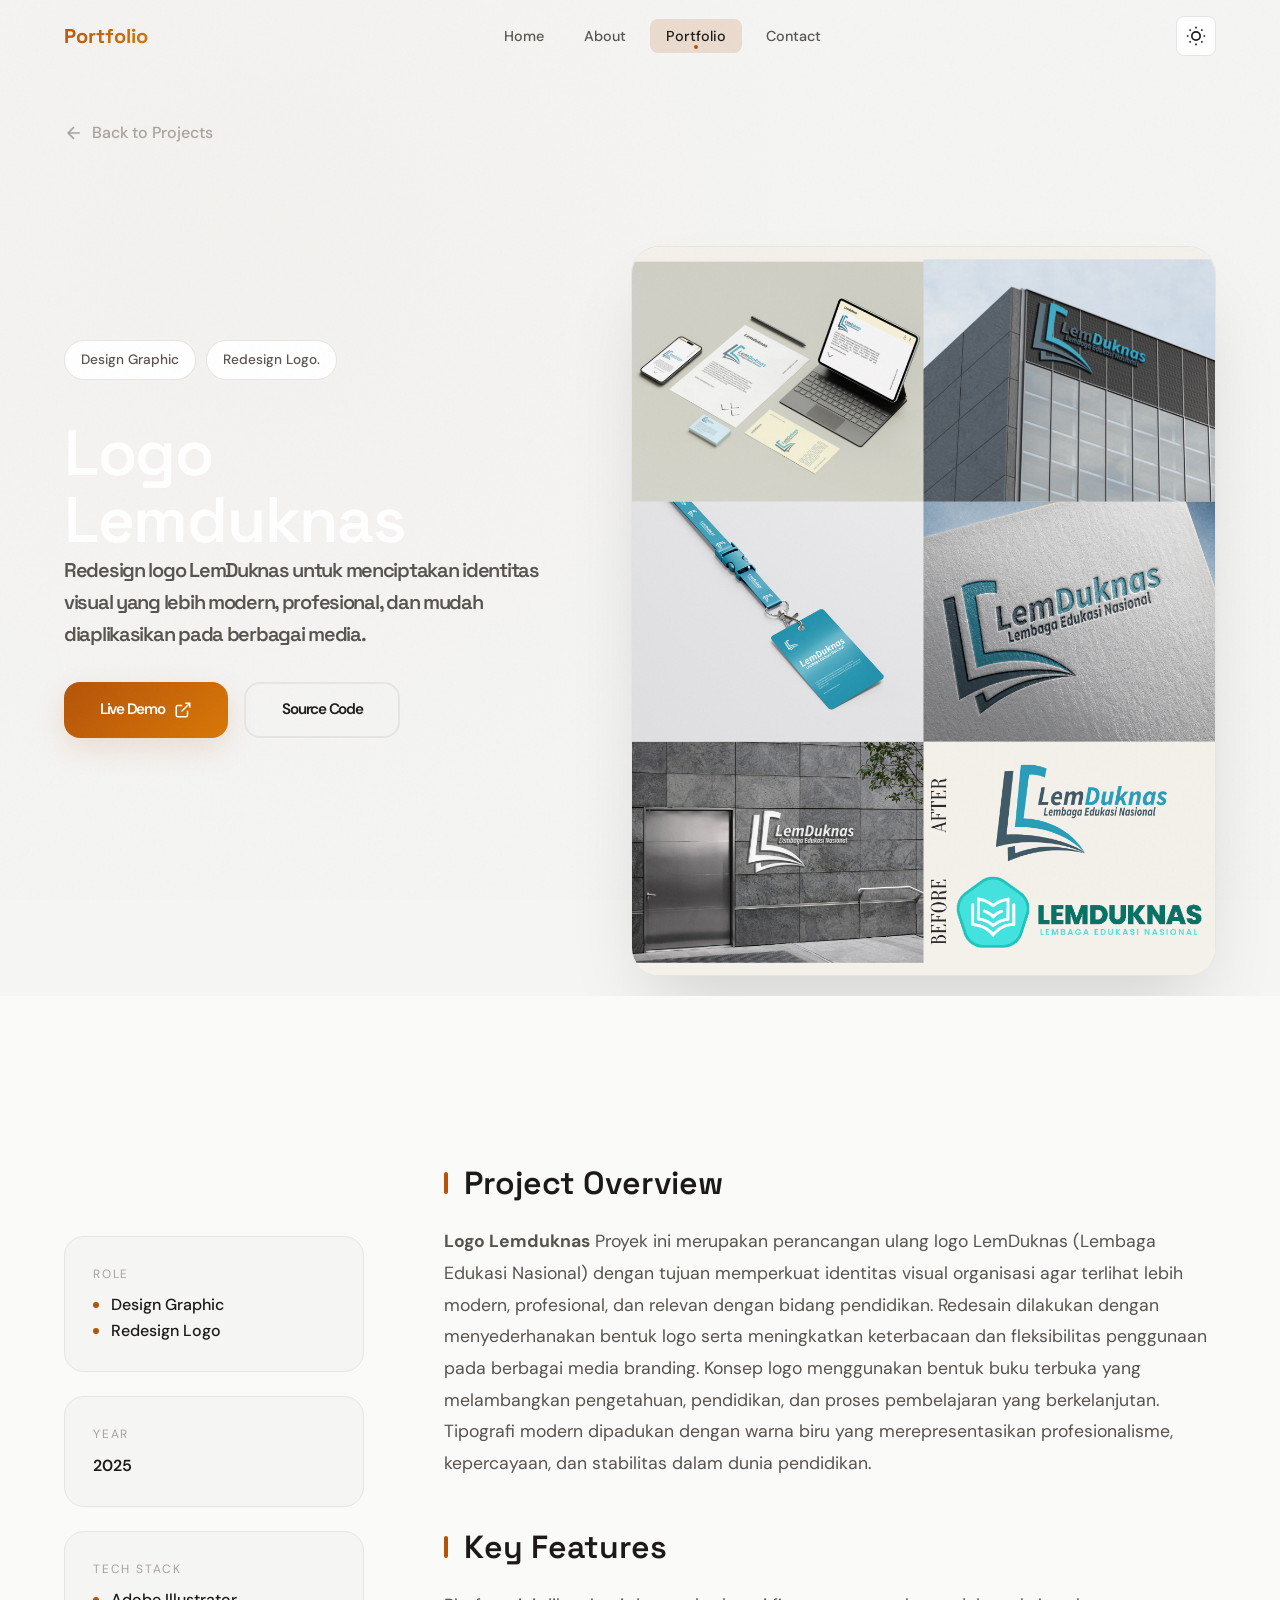
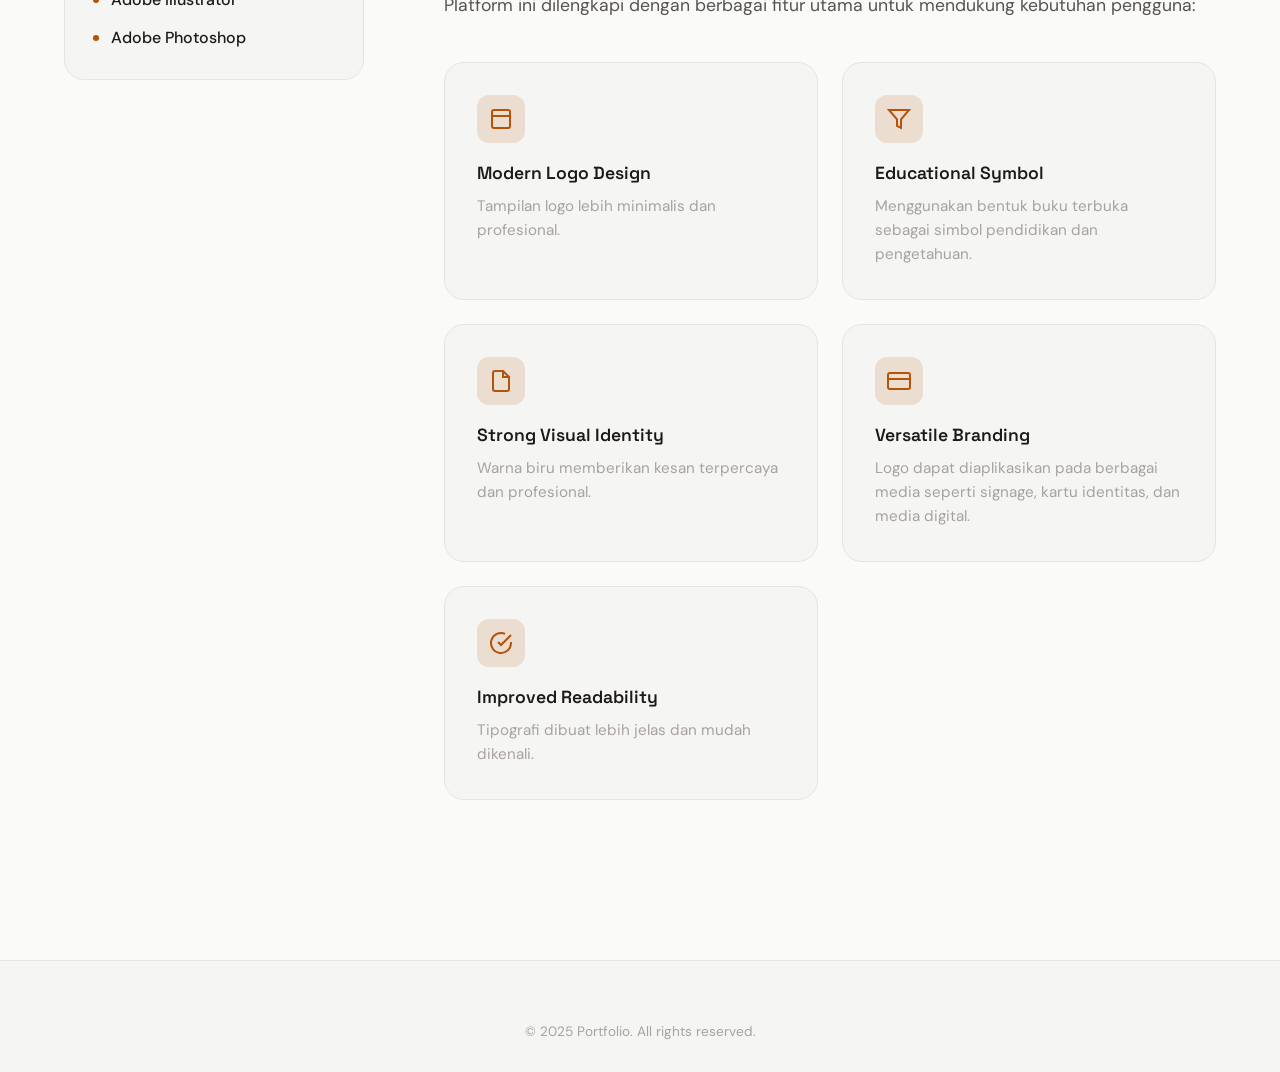
<file: project-design4.html>
<!DOCTYPE html>
<html lang="id">
<head>
    <meta charset="UTF-8">
    <meta name="viewport" content="width=device-width, initial-scale=1.0">
    <title>Portfolio | Event Organizer • Web Developer • Graphic Designer</title>
    <meta name="description" content="Professional portfolio showcasing expertise in Event Organization, Web Development, and Graphic Design.">
    
    <!-- Fonts -->
    <link rel="preconnect" href="https://fonts.googleapis.com">
    <link rel="preconnect" href="https://fonts.gstatic.com" crossorigin>
    <link href="https://fonts.googleapis.com/css2?family=DM+Sans:ital,opsz,wght@0,9..40,300;0,9..40,400;0,9..40,500;0,9..40,600;1,9..40,400&family=Space+Grotesk:wght@400;500;600;700&display=swap" rel="stylesheet">
    
    <!-- Main Styles -->
    <link rel="stylesheet" href="style.css">

    <!-- Page Specific Styles -->
    <style>
        /* ==========================================
           PROJECT DETAIL - REFINED STYLES
           ========================================== */

        /* 1. Hero Section */
        .project-hero {
            padding-top: 120px;
            padding-bottom: 80px;
            background-color: var(--bg-secondary);
            position: relative;
            overflow: visible !important; /* PENTING: Agar gambar tidak terpotong */
            z-index: 1; /* Agar hero di atas konten berikutnya saat overlap */
        }

        /* Decorative Background Gradient */
        .project-hero::before {
            content: '';
            position: absolute;
            top: -50%;
            left: -20%;
            width: 80%;
            height: 150%;
            background: radial-gradient(circle, var(--accent-glow) 0%, transparent 70%);
            opacity: 0.15;
            z-index: 0;
            pointer-events: none;
        }

        .back-btn {
            display: inline-flex;
            align-items: center;
            gap: 8px;
            color: var(--text-muted);
            font-weight: 500;
            margin-bottom: 40px;
            transition: all 0.3s ease;
            position: relative;
            z-index: 2;
        }

        .back-btn:hover {
            color: var(--accent);
            gap: 12px;
        }

        .project-header-grid {
            display: grid;
            grid-template-columns: 1fr 1.2fr;
            gap: 80px;
            align-items: center;
            position: relative;
            z-index: 2;
        }

        .project-title {
            font-size: clamp(3rem, 5vw, 4.5rem);
            line-height: 1.05;
            letter-spacing: -0.02em;
            margin-bottom: 24px;
        }

        .project-subtitle {
            font-size: 1.25rem;
            color: var(--text-secondary);
            line-height: 1.6;
            margin-bottom: 32px;
        }

        .project-tags {
            display: flex;
            flex-wrap: wrap;
            gap: 10px;
            margin-bottom: 40px;
        }

        .tag {
            padding: 8px 16px;
            background-color: var(--bg-card);
            border: 1px solid var(--border);
            border-radius: 100px;
            font-size: 0.85rem;
            font-weight: 500;
            color: var(--text-secondary);
        }

        /* Image Container with Depth */
        .hero-image-wrapper {
            position: relative;
            transform: translateY(60px); /* Geser ke bawah */
            z-index: 5; /* Z-index tinggi agar muncul di atas */
        }

        .hero-image-card {
            background: var(--bg-card);
            border-radius: var(--radius-xl);
            box-shadow: 0 40px 80px -20px rgba(0, 0, 0, 0.15);
            overflow: hidden;
            border: 1px solid var(--border);
            position: relative;
        }

        .hero-image-card img {
            width: 100%;
            display: block;
            transition: transform 0.6s ease;
        }

        .hero-image-card:hover img {
            transform: scale(1.03);
        }

        /* 2. Content Section */
        .project-content {
            padding: 120px 0;
            background: var(--bg-primary); /* Background solid menutupi belakang gambar */
            position: relative;
            z-index: 2; /* Di bawah hero image tapi di atas background body */
            margin-top: 0; /* Hilangkan gap agar natural */
        }

        .content-grid {
            display: grid;
            grid-template-columns: 300px 1fr;
            gap: 80px;
        }

        /* Sidebar Styles */
        .sidebar {
            position: sticky;
            top: 120px;
            height: fit-content;
        }

        .info-card {
            background: var(--bg-secondary);
            border: 1px solid var(--border);
            padding: 28px;
            border-radius: var(--radius-lg);
            margin-bottom: 24px;
        }

        .info-label {
            font-size: 0.75rem;
            text-transform: uppercase;
            letter-spacing: 0.15em;
            color: var(--text-muted);
            margin-bottom: 8px;
            display: block;
        }

        .info-value {
            font-size: 1rem;
            font-weight: 600;
            color: var(--text-primary);
        }

        .tech-stack-list {
            display: flex;
            flex-direction: column;
            gap: 12px;
        }

        .tech-item {
            display: flex;
            align-items: center;
            gap: 12px;
            font-weight: 500;
        }
        
        .tech-item::before {
            content: '';
            width: 6px;
            height: 6px;
            background-color: var(--accent);
            border-radius: 50%;
        }

        /* Main Body Styles */
        .content-body h2 {
            font-size: 2rem;
            margin-top: 48px;
            margin-bottom: 24px;
            color: var(--text-primary);
            position: relative;
            padding-left: 20px;
        }

        .content-body h2::before {
            content: '';
            position: absolute;
            left: 0;
            top: 8px;
            bottom: 8px;
            width: 4px;
            background: var(--accent);
            border-radius: 2px;
        }

        .content-body p {
            font-size: 1.1rem;
            line-height: 1.8;
            color: var(--text-secondary);
            margin-bottom: 24px;
        }

        /* Feature Grid */
        .features-grid {
            display: grid;
            grid-template-columns: repeat(2, 1fr);
            gap: 24px;
            margin: 40px 0;
        }

        .feature-card {
            background: var(--bg-secondary);
            padding: 32px;
            border-radius: var(--radius-lg);
            border: 1px solid var(--border);
            transition: all 0.3s ease;
            position: relative;
            overflow: hidden;
        }

        .feature-card::after {
            content: '';
            position: absolute;
            top: 0;
            left: 0;
            width: 100%;
            height: 4px;
            background: linear-gradient(90deg, var(--accent), transparent);
            opacity: 0;
            transition: opacity 0.3s;
        }

        .feature-card:hover {
            border-color: var(--accent);
            transform: translateY(-5px);
            box-shadow: var(--shadow-lg);
        }

        .feature-card:hover::after {
            opacity: 1;
        }

        .feature-icon {
            width: 48px;
            height: 48px;
            background: var(--accent-glow);
            border-radius: 12px;
            display: flex;
            align-items: center;
            justify-content: center;
            margin-bottom: 20px;
        }

        .feature-icon svg {
            width: 24px;
            height: 24px;
            color: var(--accent);
        }

        .feature-card h3 {
            font-size: 1.1rem;
            margin-bottom: 10px;
            color: var(--text-primary);
        }

        .feature-card p {
            font-size: 0.95rem;
            color: var(--text-muted);
            line-height: 1.6;
            margin: 0;
        }

        /* Responsive Adjustments */
        @media (max-width: 1024px) {
            .project-header-grid {
                grid-template-columns: 1fr;
                gap: 40px;
            }
            .hero-image-wrapper {
                transform: translateY(20px);
            }
        }

        @media (max-width: 768px) {
            .content-grid {
                grid-template-columns: 1fr;
                gap: 40px;
            }
            .sidebar {
                position: relative;
                top: 0;
                display: grid;
                grid-template-columns: 1fr 1fr;
                gap: 16px;
            }
            .info-card {
                margin: 0;
            }
            .features-grid {
                grid-template-columns: 1fr;
            }
        }
    </style>
</head>
<body>

    <!-- Navbar -->
    <nav class="navbar scrolled" id="navbar">
        <div class="nav-container">
            <a href="index.html" class="nav-logo">
                <span class="logo-text">Portfolio</span>
            </a>
            
            <ul class="nav-menu" id="navMenu">
                <li><a href="index.html#home" class="nav-link">Home</a></li>
                <li><a href="index.html#about" class="nav-link">About</a></li>
                <li><a href="index.html#portfolio" class="nav-link active">Portfolio</a></li>
                <li><a href="index.html#contact" class="nav-link">Contact</a></li>
            </ul>
            
            <div class="nav-actions">
                <button class="theme-toggle" id="themeToggle" aria-label="Toggle dark mode">
                    <svg class="sun-icon" viewBox="0 0 24 24" fill="none" stroke="currentColor" stroke-width="2">
                        <circle cx="12" cy="12" r="5"/>
                        <path d="M12 1v2M12 21v2M4.22 4.22l1.42 1.42M18.36 18.36l1.42 1.42M1 12h2M21 12h2M4.22 19.78l1.42-1.42M18.36 5.64l1.42-1.42"/>
                    </svg>
                    <svg class="moon-icon" viewBox="0 0 24 24" fill="none" stroke="currentColor" stroke-width="2">
                        <path d="M21 12.79A9 9 0 1 1 11.21 3 7 7 0 0 0 21 12.79z"/>
                    </svg>
                </button>
                
                <button class="nav-toggle" id="navToggle" aria-label="Toggle menu">
                    <span></span><span></span><span></span>
                </button>
            </div>
        </div>
    </nav>

    <!-- HERO SECTION -->
    <section class="project-hero">
        <div class="container">
            <a href="index.html#portfolio" class="back-btn">
                <svg width="20" height="20" viewBox="0 0 24 24" fill="none" stroke="currentColor" stroke-width="2">
                    <path d="M19 12H5M12 19l-7-7 7-7"/>
                </svg>
                Back to Projects
            </a>

            <div class="project-header-grid">
                <!-- Left Column: Text -->
                <div>
                    <div class="project-tags">
                        <span class="tag">Design Graphic</span>
                        <span class="tag">Redesign Logo.</span>
                    </div>
                    <h1 class="project-title">Logo Lemduknas
                    <p class="project-subtitle">
                      Redesign logo LemDuknas untuk menciptakan identitas visual yang lebih modern, 
                      profesional, dan mudah diaplikasikan pada berbagai media.
                    </p>
                    <div class="hero-cta" style="margin-top: 32px;">
                        <a href="#" target="_blank" class="btn btn-primary-glow">
                            <span>Live Demo</span>
                            <svg viewBox="0 0 24 24" fill="none" stroke="currentColor" stroke-width="2"><path d="M18 13v6a2 2 0 0 1-2 2H5a2 2 0 0 1-2-2V8a2 2 0 0 1 2-2h6"/><polyline points="15 3 21 3 21 9"/><line x1="10" y1="14" x2="21" y2="3"/></svg>
                        </a>
                        <a href="#" class="btn btn-outline-premium">
                            <span>Source Code</span>
                        </a>
                    </div>
                </div>

                <!-- Right Column: Image -->
                <div class="hero-image-wrapper">
                    <div class="hero-image-card">
                        <img src="foto project/Project design 4.png" alt="P3I Edukasi">
                    </div>
                </div>
            </div>
        </div>
    </section>

    <!-- CONTENT SECTION -->
    <section class="project-content">
        <div class="container">
            <div class="content-grid">
                
                <!-- Sidebar -->
                <aside class="sidebar">
                    <div class="info-card">
                        <span class="info-label">Role</span>
                        <div class="tech-item">Design Graphic</div>
                        <div class="tech-item">Redesign Logo</div>
                    </div>
                    <div class="info-card">
                        <span class="info-label">Year</span>
                        <span class="info-value">2025</span>
                    </div>
                    <div class="info-card">
                        <span class="info-label">Tech Stack</span>
                        <div class="tech-stack-list">
                            <div class="tech-item">Adobe Illustrator</div>
                            <div class="tech-item">Adobe Photoshop</div>
                        </div>
                    </div>
                </aside>

                <!-- Main Content -->
                <div class="content-body">
                    <h2>Project Overview</h2>
                    <p>
                        <strong>Logo Lemduknas</strong> Proyek ini merupakan perancangan ulang logo LemDuknas (Lembaga Edukasi Nasional) 
                        dengan tujuan memperkuat identitas visual organisasi agar terlihat lebih modern, profesional, dan relevan dengan 
                        bidang pendidikan. Redesain dilakukan dengan menyederhanakan bentuk logo serta meningkatkan keterbacaan dan 
                        fleksibilitas penggunaan pada berbagai media branding. Konsep logo menggunakan bentuk buku terbuka yang melambangkan
                        pengetahuan, pendidikan, dan proses pembelajaran yang berkelanjutan. Tipografi modern dipadukan dengan warna biru yang 
                        merepresentasikan profesionalisme, kepercayaan, dan stabilitas dalam dunia pendidikan.
                    </p>
                    
                    <!-- Key Features Section -->
                    <h2>Key Features</h2>
                    <p>Platform ini dilengkapi dengan berbagai fitur utama untuk mendukung kebutuhan pengguna:</p>
                    
                    <div class="features-grid">
                        <!-- Feature 1 -->
                        <div class="feature-card">
                            <div class="feature-icon">
                                <svg viewBox="0 0 24 24" fill="none" stroke="currentColor" stroke-width="2">
                                    <rect x="3" y="3" width="18" height="18" rx="2"/>
                                    <path d="M3 9h18"/>
                                </svg>
                            </div>
                            <h3>Modern Logo Design</h3>
                            <p>Tampilan logo lebih minimalis dan profesional.</p>
                        </div>

                        <!-- Feature 2 -->
                        <div class="feature-card">
                            <div class="feature-icon">
                                <svg viewBox="0 0 24 24" fill="none" stroke="currentColor" stroke-width="2">
                                    <polygon points="22 3 2 3 10 12.46 10 19 14 21 14 12.46 22 3"/>
                                </svg>
                            </div>
                            <h3>Educational Symbol</h3>
                            <p>Menggunakan bentuk buku terbuka sebagai simbol pendidikan dan pengetahuan.</p>
                        </div>

                        <!-- Feature 3 -->
                        <div class="feature-card">
                            <div class="feature-icon">
                                <svg viewBox="0 0 24 24" fill="none" stroke="currentColor" stroke-width="2">
                                    <path d="M14 2H6a2 2 0 0 0-2 2v16a2 2 0 0 0 2 2h12a2 2 0 0 0 2-2V8z"/>
                                    <polyline points="14 2 14 8 20 8"/>
                                </svg>
                            </div>
                            <h3>Strong Visual Identity</h3>
                            <p>Warna biru memberikan kesan terpercaya dan profesional.</p>
                        </div>

                        <!-- Feature 4 -->
                        <div class="feature-card">
                            <div class="feature-icon">
                                <svg viewBox="0 0 24 24" fill="none" stroke="currentColor" stroke-width="2">
                                    <rect x="1" y="4" width="22" height="16" rx="2"/>
                                    <line x1="1" y1="10" x2="23" y2="10"/>
                                </svg>
                            </div>
                            <h3>Versatile Branding</h3>
                            <p>Logo dapat diaplikasikan pada berbagai media seperti signage, kartu identitas, dan media digital.</p>
                        </div>

                        <!-- Feature 5 -->
                        <div class="feature-card">
                            <div class="feature-icon">
                                <svg viewBox="0 0 24 24" fill="none" stroke="currentColor" stroke-width="2">
                                    <path d="M22 11.08V12a10 10 0 1 1-5.93-9.14"/>
                                    <polyline points="22 4 12 14.01 9 11.01"/>
                                </svg>
                            </div>
                            <h3>Improved Readability</h3>
                            <p>Tipografi dibuat lebih jelas dan mudah dikenali.</p>
                        </div>
                    </div>
                </div>
            </div> <!-- End content-grid -->
        </div> <!-- End container -->
    </section> <!-- End project-content -->

    <!-- Footer -->
    <footer class="footer">
        <div class="container">
            <div class="footer-bottom" style="border-top: none; padding-top: 0;">
                <p>&copy; 2025 Portfolio. All rights reserved.</p>
            </div>
        </div>
    </footer>

    <!-- Scripts -->
    <script src="script.js"></script>
    <script>
        // Simple Reveal Animation on Scroll
        const observer = new IntersectionObserver((entries) => {
            entries.forEach(entry => {
                if (entry.isIntersecting) {
                    entry.target.style.opacity = '1';
                    entry.target.style.transform = 'translateY(0)';
                }
            });
        }, { threshold: 0.1 });

        document.querySelectorAll('.feature-card, .full-width-image, .content-body h2').forEach(el => {
            el.style.opacity = '0';
            el.style.transform = 'translateY(20px)';
            el.style.transition = 'all 0.6s ease';
            observer.observe(el);
        });
    </script>
</body>
</html>
</file>
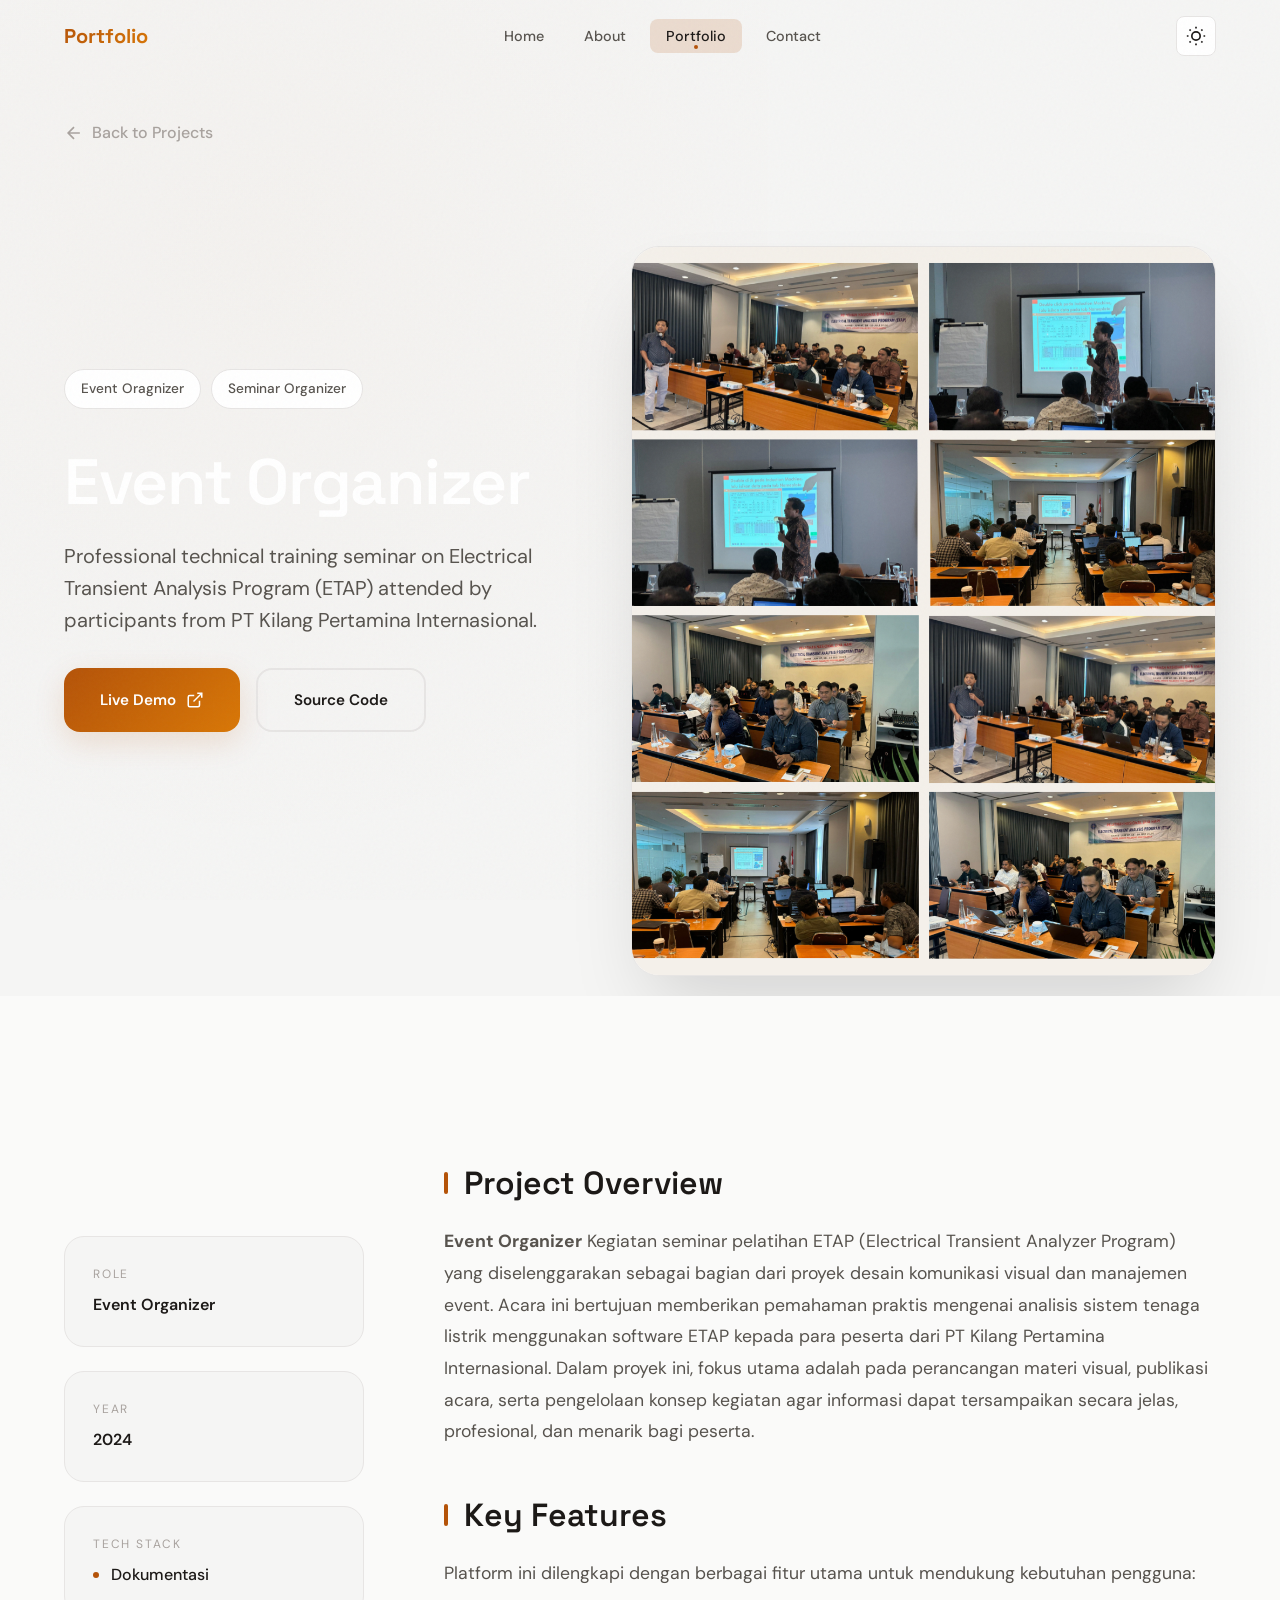
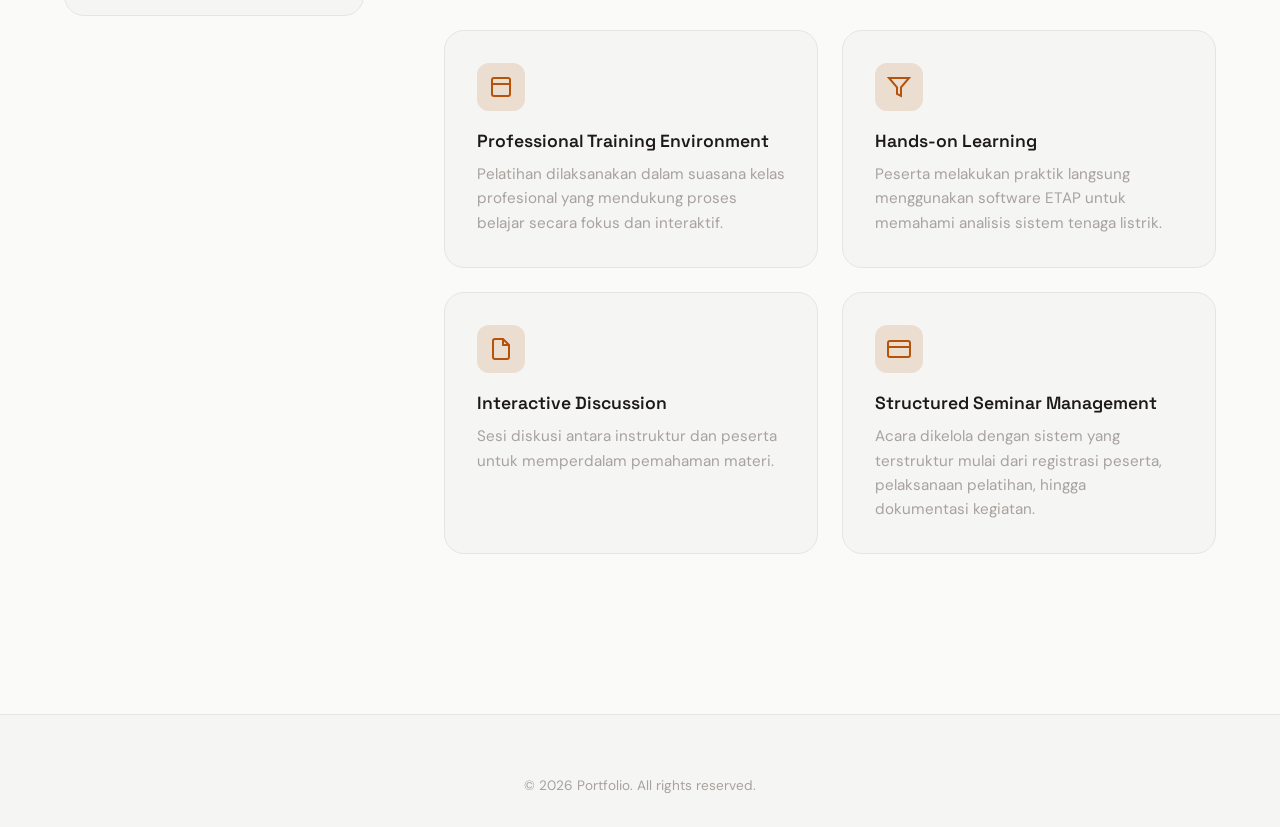
<file: Project-event1.html>
<!DOCTYPE html>
<html lang="id">
<head>
    <meta charset="UTF-8">
    <meta name="viewport" content="width=device-width, initial-scale=1.0">
    <title>Portfolio | Event Organizer • Web Developer • Graphic Designer</title>
    <meta name="description" content="Professional portfolio showcasing expertise in Event Organization, Web Development, and Graphic Design.">
    
    <!-- Fonts -->
    <link rel="preconnect" href="https://fonts.googleapis.com">
    <link rel="preconnect" href="https://fonts.gstatic.com" crossorigin>
    <link href="https://fonts.googleapis.com/css2?family=DM+Sans:ital,opsz,wght@0,9..40,300;0,9..40,400;0,9..40,500;0,9..40,600;1,9..40,400&family=Space+Grotesk:wght@400;500;600;700&display=swap" rel="stylesheet">
    
    <!-- Main Styles -->
    <link rel="stylesheet" href="style.css">

    <!-- Page Specific Styles -->
    <style>
        /* ==========================================
           PROJECT DETAIL - REFINED STYLES
           ========================================== */

        /* 1. Hero Section */
        .project-hero {
            padding-top: 120px;
            padding-bottom: 80px;
            background-color: var(--bg-secondary);
            position: relative;
            overflow: visible !important; /* PENTING: Agar gambar tidak terpotong */
            z-index: 1; /* Agar hero di atas konten berikutnya saat overlap */
        }

        /* Decorative Background Gradient */
        .project-hero::before {
            content: '';
            position: absolute;
            top: -50%;
            left: -20%;
            width: 80%;
            height: 150%;
            background: radial-gradient(circle, var(--accent-glow) 0%, transparent 70%);
            opacity: 0.15;
            z-index: 0;
            pointer-events: none;
        }

        .back-btn {
            display: inline-flex;
            align-items: center;
            gap: 8px;
            color: var(--text-muted);
            font-weight: 500;
            margin-bottom: 40px;
            transition: all 0.3s ease;
            position: relative;
            z-index: 2;
        }

        .back-btn:hover {
            color: var(--accent);
            gap: 12px;
        }

        .project-header-grid {
            display: grid;
            grid-template-columns: 1fr 1.2fr;
            gap: 80px;
            align-items: center;
            position: relative;
            z-index: 2;
        }

        .project-title {
            font-size: clamp(3rem, 5vw, 4.5rem);
            line-height: 1.05;
            letter-spacing: -0.02em;
            margin-bottom: 24px;
        }

        .project-subtitle {
            font-size: 1.25rem;
            color: var(--text-secondary);
            line-height: 1.6;
            margin-bottom: 32px;
        }

        .project-tags {
            display: flex;
            flex-wrap: wrap;
            gap: 10px;
            margin-bottom: 40px;
        }

        .tag {
            padding: 8px 16px;
            background-color: var(--bg-card);
            border: 1px solid var(--border);
            border-radius: 100px;
            font-size: 0.85rem;
            font-weight: 500;
            color: var(--text-secondary);
        }

        /* Image Container with Depth */
        .hero-image-wrapper {
            position: relative;
            transform: translateY(60px); /* Geser ke bawah */
            z-index: 5; /* Z-index tinggi agar muncul di atas */
        }

        .hero-image-card {
            background: var(--bg-card);
            border-radius: var(--radius-xl);
            box-shadow: 0 40px 80px -20px rgba(0, 0, 0, 0.15);
            overflow: hidden;
            border: 1px solid var(--border);
            position: relative;
        }

        .hero-image-card img {
            width: 100%;
            display: block;
            transition: transform 0.6s ease;
        }

        .hero-image-card:hover img {
            transform: scale(1.03);
        }

        /* 2. Content Section */
        .project-content {
            padding: 120px 0;
            background: var(--bg-primary); /* Background solid menutupi belakang gambar */
            position: relative;
            z-index: 2; /* Di bawah hero image tapi di atas background body */
            margin-top: 0; /* Hilangkan gap agar natural */
        }

        .content-grid {
            display: grid;
            grid-template-columns: 300px 1fr;
            gap: 80px;
        }

        /* Sidebar Styles */
        .sidebar {
            position: sticky;
            top: 120px;
            height: fit-content;
        }

        .info-card {
            background: var(--bg-secondary);
            border: 1px solid var(--border);
            padding: 28px;
            border-radius: var(--radius-lg);
            margin-bottom: 24px;
        }

        .info-label {
            font-size: 0.75rem;
            text-transform: uppercase;
            letter-spacing: 0.15em;
            color: var(--text-muted);
            margin-bottom: 8px;
            display: block;
        }

        .info-value {
            font-size: 1rem;
            font-weight: 600;
            color: var(--text-primary);
        }

        .tech-stack-list {
            display: flex;
            flex-direction: column;
            gap: 12px;
        }

        .tech-item {
            display: flex;
            align-items: center;
            gap: 12px;
            font-weight: 500;
        }
        
        .tech-item::before {
            content: '';
            width: 6px;
            height: 6px;
            background-color: var(--accent);
            border-radius: 50%;
        }

        /* Main Body Styles */
        .content-body h2 {
            font-size: 2rem;
            margin-top: 48px;
            margin-bottom: 24px;
            color: var(--text-primary);
            position: relative;
            padding-left: 20px;
        }

        .content-body h2::before {
            content: '';
            position: absolute;
            left: 0;
            top: 8px;
            bottom: 8px;
            width: 4px;
            background: var(--accent);
            border-radius: 2px;
        }

        .content-body p {
            font-size: 1.1rem;
            line-height: 1.8;
            color: var(--text-secondary);
            margin-bottom: 24px;
        }

        /* Feature Grid */
        .features-grid {
            display: grid;
            grid-template-columns: repeat(2, 1fr);
            gap: 24px;
            margin: 40px 0;
        }

        .feature-card {
            background: var(--bg-secondary);
            padding: 32px;
            border-radius: var(--radius-lg);
            border: 1px solid var(--border);
            transition: all 0.3s ease;
            position: relative;
            overflow: hidden;
        }

        .feature-card::after {
            content: '';
            position: absolute;
            top: 0;
            left: 0;
            width: 100%;
            height: 4px;
            background: linear-gradient(90deg, var(--accent), transparent);
            opacity: 0;
            transition: opacity 0.3s;
        }

        .feature-card:hover {
            border-color: var(--accent);
            transform: translateY(-5px);
            box-shadow: var(--shadow-lg);
        }

        .feature-card:hover::after {
            opacity: 1;
        }

        .feature-icon {
            width: 48px;
            height: 48px;
            background: var(--accent-glow);
            border-radius: 12px;
            display: flex;
            align-items: center;
            justify-content: center;
            margin-bottom: 20px;
        }

        .feature-icon svg {
            width: 24px;
            height: 24px;
            color: var(--accent);
        }

        .feature-card h3 {
            font-size: 1.1rem;
            margin-bottom: 10px;
            color: var(--text-primary);
        }

        .feature-card p {
            font-size: 0.95rem;
            color: var(--text-muted);
            line-height: 1.6;
            margin: 0;
        }

        /* Responsive Adjustments */
        @media (max-width: 1024px) {
            .project-header-grid {
                grid-template-columns: 1fr;
                gap: 40px;
            }
            .hero-image-wrapper {
                transform: translateY(20px);
            }
        }

        @media (max-width: 768px) {
            .content-grid {
                grid-template-columns: 1fr;
                gap: 40px;
            }
            .sidebar {
                position: relative;
                top: 0;
                display: grid;
                grid-template-columns: 1fr 1fr;
                gap: 16px;
            }
            .info-card {
                margin: 0;
            }
            .features-grid {
                grid-template-columns: 1fr;
            }
        }
    </style>
</head>
<body>

    <!-- Navbar -->
    <nav class="navbar scrolled" id="navbar">
        <div class="nav-container">
            <a href="index.html" class="nav-logo">
                <span class="logo-text">Portfolio</span>
            </a>
            
            <ul class="nav-menu" id="navMenu">
                <li><a href="index.html#home" class="nav-link">Home</a></li>
                <li><a href="index.html#about" class="nav-link">About</a></li>
                <li><a href="index.html#portfolio" class="nav-link active">Portfolio</a></li>
                <li><a href="index.html#contact" class="nav-link">Contact</a></li>
            </ul>
            
            <div class="nav-actions">
                <button class="theme-toggle" id="themeToggle" aria-label="Toggle dark mode">
                    <svg class="sun-icon" viewBox="0 0 24 24" fill="none" stroke="currentColor" stroke-width="2">
                        <circle cx="12" cy="12" r="5"/>
                        <path d="M12 1v2M12 21v2M4.22 4.22l1.42 1.42M18.36 18.36l1.42 1.42M1 12h2M21 12h2M4.22 19.78l1.42-1.42M18.36 5.64l1.42-1.42"/>
                    </svg>
                    <svg class="moon-icon" viewBox="0 0 24 24" fill="none" stroke="currentColor" stroke-width="2">
                        <path d="M21 12.79A9 9 0 1 1 11.21 3 7 7 0 0 0 21 12.79z"/>
                    </svg>
                </button>
                
                <button class="nav-toggle" id="navToggle" aria-label="Toggle menu">
                    <span></span><span></span><span></span>
                </button>
            </div>
        </div>
    </nav>

    <!-- HERO SECTION -->
    <section class="project-hero">
        <div class="container">
            <a href="index.html#portfolio" class="back-btn">
                <svg width="20" height="20" viewBox="0 0 24 24" fill="none" stroke="currentColor" stroke-width="2">
                    <path d="M19 12H5M12 19l-7-7 7-7"/>
                </svg>
                Back to Projects
            </a>

            <div class="project-header-grid">
                <!-- Left Column: Text -->
                <div>
                    <div class="project-tags">
                        <span class="tag">Event Oragnizer</span>
                        <span class="tag">Seminar Organizer</span>
                    </div>
                    <h1 class="project-title">Event Organizer</h1>
                    <p class="project-subtitle">
                       Professional technical training seminar on Electrical Transient Analysis Program (ETAP) 
                       attended by participants from PT Kilang Pertamina Internasional.
                    </p>
                    <div class="hero-cta" style="margin-top: 32px;">
                        <a href="#" target="_blank" class="btn btn-primary-glow">
                            <span>Live Demo</span>
                            <svg viewBox="0 0 24 24" fill="none" stroke="currentColor" stroke-width="2"><path d="M18 13v6a2 2 0 0 1-2 2H5a2 2 0 0 1-2-2V8a2 2 0 0 1 2-2h6"/><polyline points="15 3 21 3 21 9"/><line x1="10" y1="14" x2="21" y2="3"/></svg>
                        </a>
                        <a href="#" class="btn btn-outline-premium">
                            <span>Source Code</span>
                        </a>
                    </div>
                </div>

                <!-- Right Column: Image -->
                <div class="hero-image-wrapper">
                    <div class="hero-image-card">
                        <img src="foto project/Project event 1.png" alt="P3I Edukasi">
                    </div>
                </div>
            </div>
        </div>
    </section>

    <!-- CONTENT SECTION -->
    <section class="project-content">
        <div class="container">
            <div class="content-grid">
                
                <!-- Sidebar -->
                <aside class="sidebar">
                    <div class="info-card">
                        <span class="info-label">Role</span>
                        <span class="info-value">Event Organizer</span>
                    </div>
                    <div class="info-card">
                        <span class="info-label">Year</span>
                        <span class="info-value">2024</span>
                    </div>
                    <div class="info-card">
                        <span class="info-label">Tech Stack</span>
                        <div class="tech-stack-list">
                            <div class="tech-item">Dokumentasi</div>
                        </div>
                    </div>
                </aside>

                <!-- Main Content -->
                <div class="content-body">
                    <h2>Project Overview</h2>
                    <p>
                        <strong>Event Organizer</strong> Kegiatan seminar pelatihan ETAP (Electrical Transient Analyzer Program) yang 
                        diselenggarakan sebagai bagian dari proyek desain komunikasi visual dan manajemen event. Acara ini bertujuan 
                        memberikan pemahaman praktis mengenai analisis sistem tenaga listrik menggunakan software ETAP kepada para 
                        peserta dari PT Kilang Pertamina Internasional. Dalam proyek ini, fokus utama adalah pada perancangan materi 
                        visual, publikasi acara, serta pengelolaan konsep kegiatan agar informasi dapat tersampaikan secara jelas, 
                        profesional, dan menarik bagi peserta.
                    </p>
                    
                    <!-- Key Features Section -->
                    <h2>Key Features</h2>
                    <p>Platform ini dilengkapi dengan berbagai fitur utama untuk mendukung kebutuhan pengguna:</p>
                    
                    <div class="features-grid">
                        <!-- Feature 1 -->
                        <div class="feature-card">
                            <div class="feature-icon">
                                <svg viewBox="0 0 24 24" fill="none" stroke="currentColor" stroke-width="2">
                                    <rect x="3" y="3" width="18" height="18" rx="2"/>
                                    <path d="M3 9h18"/>
                                </svg>
                            </div>
                            <h3>Professional Training Environment</h3>
                            <p>Pelatihan dilaksanakan dalam suasana kelas profesional yang mendukung proses belajar secara fokus dan interaktif.</p>
                        </div>

                        <!-- Feature 2 -->
                        <div class="feature-card">
                            <div class="feature-icon">
                                <svg viewBox="0 0 24 24" fill="none" stroke="currentColor" stroke-width="2">
                                    <polygon points="22 3 2 3 10 12.46 10 19 14 21 14 12.46 22 3"/>
                                </svg>
                            </div>
                            <h3>Hands-on Learning</h3>
                            <p>Peserta melakukan praktik langsung menggunakan software ETAP untuk memahami analisis sistem tenaga listrik.</p>
                        </div>

                        <!-- Feature 3 -->
                        <div class="feature-card">
                            <div class="feature-icon">
                                <svg viewBox="0 0 24 24" fill="none" stroke="currentColor" stroke-width="2">
                                    <path d="M14 2H6a2 2 0 0 0-2 2v16a2 2 0 0 0 2 2h12a2 2 0 0 0 2-2V8z"/>
                                    <polyline points="14 2 14 8 20 8"/>
                                </svg>
                            </div>
                            <h3>Interactive Discussion</h3>
                            <p>Sesi diskusi antara instruktur dan peserta untuk memperdalam pemahaman materi.</p>
                        </div>

                        <!-- Feature 4 -->
                        <div class="feature-card">
                            <div class="feature-icon">
                                <svg viewBox="0 0 24 24" fill="none" stroke="currentColor" stroke-width="2">
                                    <rect x="1" y="4" width="22" height="16" rx="2"/>
                                    <line x1="1" y1="10" x2="23" y2="10"/>
                                </svg>
                            </div>
                            <h3>Structured Seminar Management</h3>
                            <p>Acara dikelola dengan sistem yang terstruktur mulai dari registrasi peserta, pelaksanaan pelatihan, hingga dokumentasi kegiatan.</p>
                        </div>
                    </div>
                </div>
            </div> <!-- End content-grid -->
        </div> <!-- End container -->
    </section> <!-- End project-content -->

    <!-- Footer -->
    <footer class="footer">
        <div class="container">
            <div class="footer-bottom" style="border-top: none; padding-top: 0;">
                <p>&copy; 2026 Portfolio. All rights reserved.</p>
            </div>
        </div>
    </footer>

    <!-- Scripts -->
    <script src="script.js"></script>
    <script>
        // Simple Reveal Animation on Scroll
        const observer = new IntersectionObserver((entries) => {
            entries.forEach(entry => {
                if (entry.isIntersecting) {
                    entry.target.style.opacity = '1';
                    entry.target.style.transform = 'translateY(0)';
                }
            });
        }, { threshold: 0.1 });

        document.querySelectorAll('.feature-card, .full-width-image, .content-body h2').forEach(el => {
            el.style.opacity = '0';
            el.style.transform = 'translateY(20px)';
            el.style.transition = 'all 0.6s ease';
            observer.observe(el);
        });
    </script>
</body>
</html>
</file>
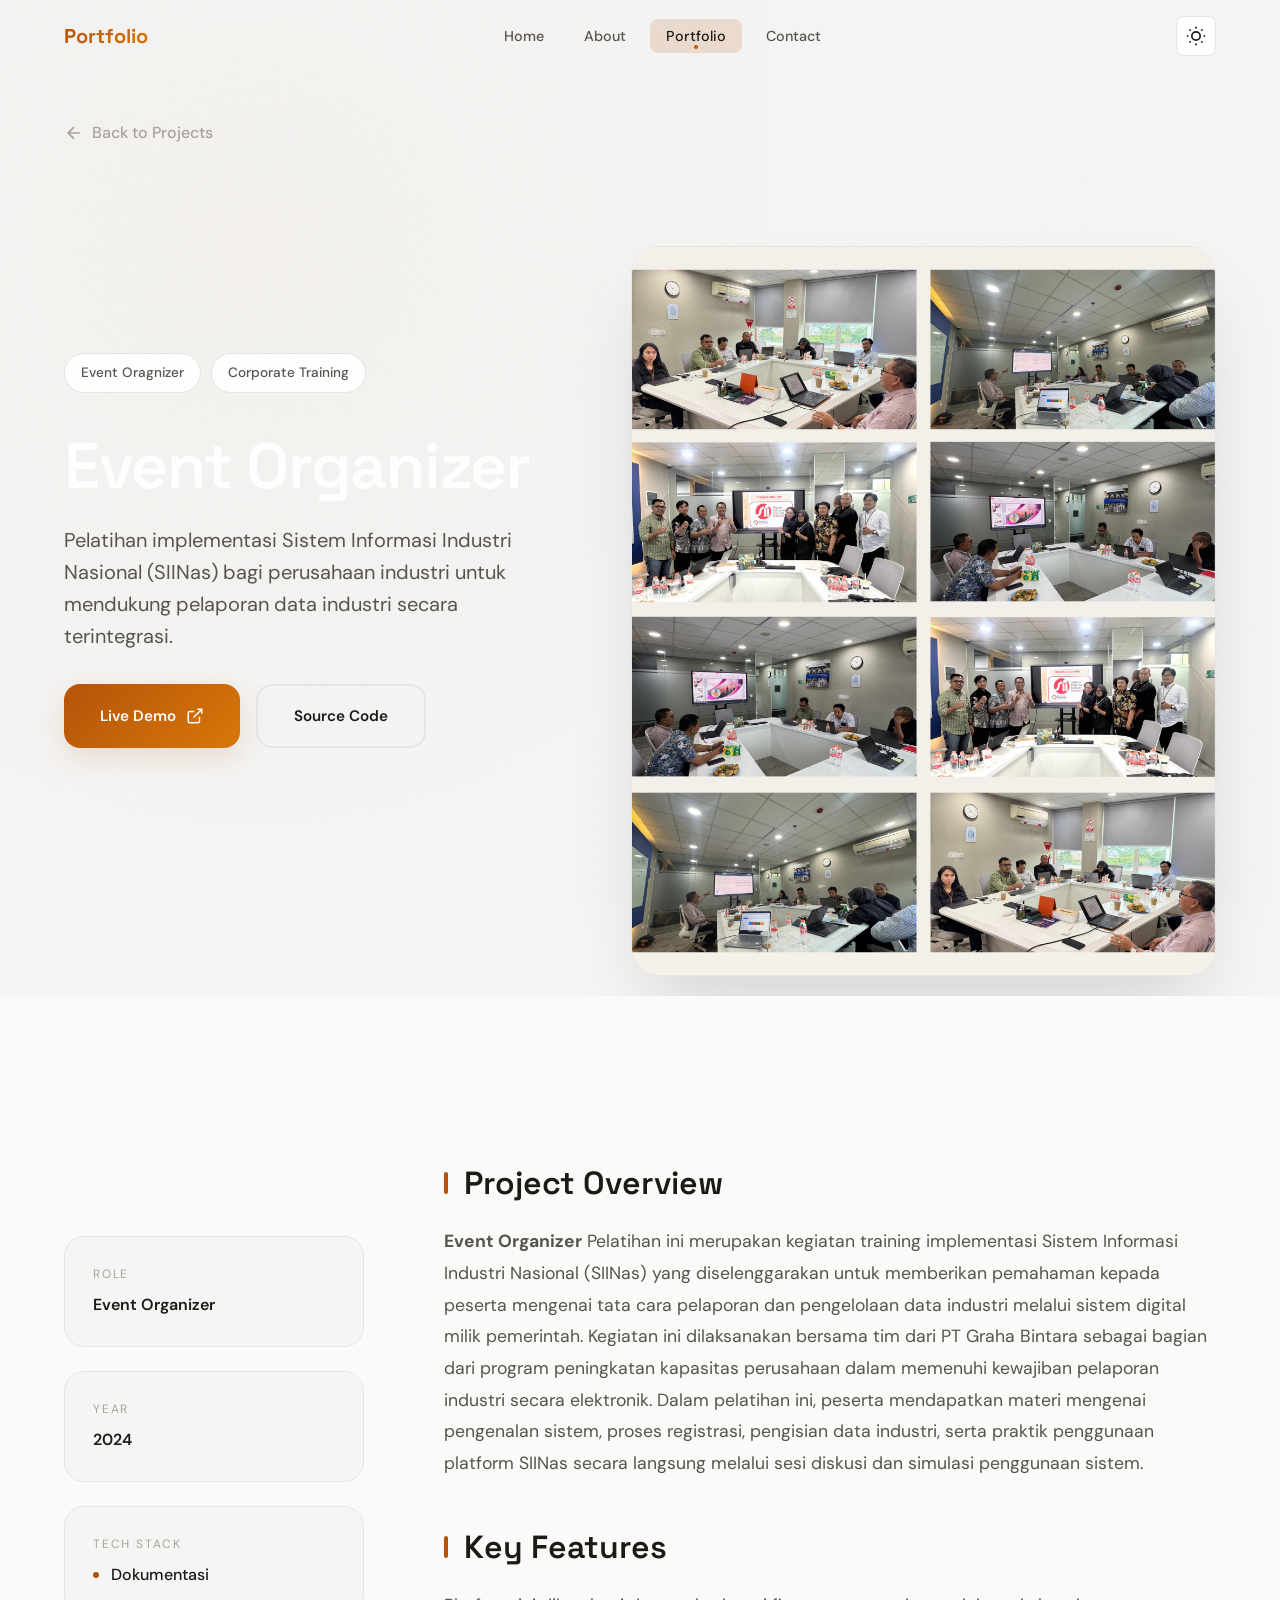
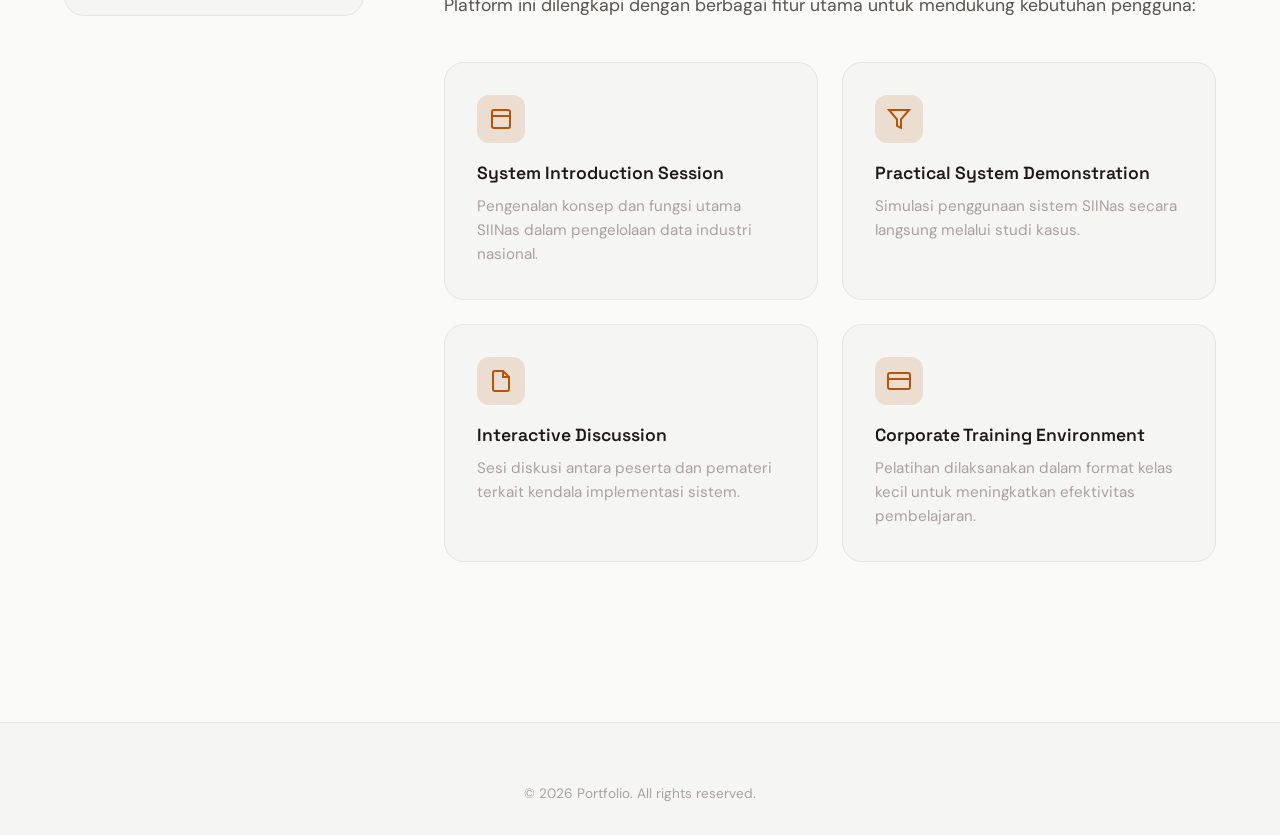
<file: Project-event2.html>
<!DOCTYPE html>
<html lang="id">
<head>
    <meta charset="UTF-8">
    <meta name="viewport" content="width=device-width, initial-scale=1.0">
    <title>Portfolio | Event Organizer • Web Developer • Graphic Designer</title>
    <meta name="description" content="Professional portfolio showcasing expertise in Event Organization, Web Development, and Graphic Design.">
    
    <!-- Fonts -->
    <link rel="preconnect" href="https://fonts.googleapis.com">
    <link rel="preconnect" href="https://fonts.gstatic.com" crossorigin>
    <link href="https://fonts.googleapis.com/css2?family=DM+Sans:ital,opsz,wght@0,9..40,300;0,9..40,400;0,9..40,500;0,9..40,600;1,9..40,400&family=Space+Grotesk:wght@400;500;600;700&display=swap" rel="stylesheet">
    
    <!-- Main Styles -->
    <link rel="stylesheet" href="style.css">

    <!-- Page Specific Styles -->
    <style>
        /* ==========================================
           PROJECT DETAIL - REFINED STYLES
           ========================================== */

        /* 1. Hero Section */
        .project-hero {
            padding-top: 120px;
            padding-bottom: 80px;
            background-color: var(--bg-secondary);
            position: relative;
            overflow: visible !important; /* PENTING: Agar gambar tidak terpotong */
            z-index: 1; /* Agar hero di atas konten berikutnya saat overlap */
        }

        /* Decorative Background Gradient */
        .project-hero::before {
            content: '';
            position: absolute;
            top: -50%;
            left: -20%;
            width: 80%;
            height: 150%;
            background: radial-gradient(circle, var(--accent-glow) 0%, transparent 70%);
            opacity: 0.15;
            z-index: 0;
            pointer-events: none;
        }

        .back-btn {
            display: inline-flex;
            align-items: center;
            gap: 8px;
            color: var(--text-muted);
            font-weight: 500;
            margin-bottom: 40px;
            transition: all 0.3s ease;
            position: relative;
            z-index: 2;
        }

        .back-btn:hover {
            color: var(--accent);
            gap: 12px;
        }

        .project-header-grid {
            display: grid;
            grid-template-columns: 1fr 1.2fr;
            gap: 80px;
            align-items: center;
            position: relative;
            z-index: 2;
        }

        .project-title {
            font-size: clamp(3rem, 5vw, 4.5rem);
            line-height: 1.05;
            letter-spacing: -0.02em;
            margin-bottom: 24px;
        }

        .project-subtitle {
            font-size: 1.25rem;
            color: var(--text-secondary);
            line-height: 1.6;
            margin-bottom: 32px;
        }

        .project-tags {
            display: flex;
            flex-wrap: wrap;
            gap: 10px;
            margin-bottom: 40px;
        }

        .tag {
            padding: 8px 16px;
            background-color: var(--bg-card);
            border: 1px solid var(--border);
            border-radius: 100px;
            font-size: 0.85rem;
            font-weight: 500;
            color: var(--text-secondary);
        }

        /* Image Container with Depth */
        .hero-image-wrapper {
            position: relative;
            transform: translateY(60px); /* Geser ke bawah */
            z-index: 5; /* Z-index tinggi agar muncul di atas */
        }

        .hero-image-card {
            background: var(--bg-card);
            border-radius: var(--radius-xl);
            box-shadow: 0 40px 80px -20px rgba(0, 0, 0, 0.15);
            overflow: hidden;
            border: 1px solid var(--border);
            position: relative;
        }

        .hero-image-card img {
            width: 100%;
            display: block;
            transition: transform 0.6s ease;
        }

        .hero-image-card:hover img {
            transform: scale(1.03);
        }

        /* 2. Content Section */
        .project-content {
            padding: 120px 0;
            background: var(--bg-primary); /* Background solid menutupi belakang gambar */
            position: relative;
            z-index: 2; /* Di bawah hero image tapi di atas background body */
            margin-top: 0; /* Hilangkan gap agar natural */
        }

        .content-grid {
            display: grid;
            grid-template-columns: 300px 1fr;
            gap: 80px;
        }

        /* Sidebar Styles */
        .sidebar {
            position: sticky;
            top: 120px;
            height: fit-content;
        }

        .info-card {
            background: var(--bg-secondary);
            border: 1px solid var(--border);
            padding: 28px;
            border-radius: var(--radius-lg);
            margin-bottom: 24px;
        }

        .info-label {
            font-size: 0.75rem;
            text-transform: uppercase;
            letter-spacing: 0.15em;
            color: var(--text-muted);
            margin-bottom: 8px;
            display: block;
        }

        .info-value {
            font-size: 1rem;
            font-weight: 600;
            color: var(--text-primary);
        }

        .tech-stack-list {
            display: flex;
            flex-direction: column;
            gap: 12px;
        }

        .tech-item {
            display: flex;
            align-items: center;
            gap: 12px;
            font-weight: 500;
        }
        
        .tech-item::before {
            content: '';
            width: 6px;
            height: 6px;
            background-color: var(--accent);
            border-radius: 50%;
        }

        /* Main Body Styles */
        .content-body h2 {
            font-size: 2rem;
            margin-top: 48px;
            margin-bottom: 24px;
            color: var(--text-primary);
            position: relative;
            padding-left: 20px;
        }

        .content-body h2::before {
            content: '';
            position: absolute;
            left: 0;
            top: 8px;
            bottom: 8px;
            width: 4px;
            background: var(--accent);
            border-radius: 2px;
        }

        .content-body p {
            font-size: 1.1rem;
            line-height: 1.8;
            color: var(--text-secondary);
            margin-bottom: 24px;
        }

        /* Feature Grid */
        .features-grid {
            display: grid;
            grid-template-columns: repeat(2, 1fr);
            gap: 24px;
            margin: 40px 0;
        }

        .feature-card {
            background: var(--bg-secondary);
            padding: 32px;
            border-radius: var(--radius-lg);
            border: 1px solid var(--border);
            transition: all 0.3s ease;
            position: relative;
            overflow: hidden;
        }

        .feature-card::after {
            content: '';
            position: absolute;
            top: 0;
            left: 0;
            width: 100%;
            height: 4px;
            background: linear-gradient(90deg, var(--accent), transparent);
            opacity: 0;
            transition: opacity 0.3s;
        }

        .feature-card:hover {
            border-color: var(--accent);
            transform: translateY(-5px);
            box-shadow: var(--shadow-lg);
        }

        .feature-card:hover::after {
            opacity: 1;
        }

        .feature-icon {
            width: 48px;
            height: 48px;
            background: var(--accent-glow);
            border-radius: 12px;
            display: flex;
            align-items: center;
            justify-content: center;
            margin-bottom: 20px;
        }

        .feature-icon svg {
            width: 24px;
            height: 24px;
            color: var(--accent);
        }

        .feature-card h3 {
            font-size: 1.1rem;
            margin-bottom: 10px;
            color: var(--text-primary);
        }

        .feature-card p {
            font-size: 0.95rem;
            color: var(--text-muted);
            line-height: 1.6;
            margin: 0;
        }

        /* Responsive Adjustments */
        @media (max-width: 1024px) {
            .project-header-grid {
                grid-template-columns: 1fr;
                gap: 40px;
            }
            .hero-image-wrapper {
                transform: translateY(20px);
            }
        }

        @media (max-width: 768px) {
            .content-grid {
                grid-template-columns: 1fr;
                gap: 40px;
            }
            .sidebar {
                position: relative;
                top: 0;
                display: grid;
                grid-template-columns: 1fr 1fr;
                gap: 16px;
            }
            .info-card {
                margin: 0;
            }
            .features-grid {
                grid-template-columns: 1fr;
            }
        }
    </style>
</head>
<body>

    <!-- Navbar -->
    <nav class="navbar scrolled" id="navbar">
        <div class="nav-container">
            <a href="index.html" class="nav-logo">
                <span class="logo-text">Portfolio</span>
            </a>
            
            <ul class="nav-menu" id="navMenu">
                <li><a href="index.html#home" class="nav-link">Home</a></li>
                <li><a href="index.html#about" class="nav-link">About</a></li>
                <li><a href="index.html#portfolio" class="nav-link active">Portfolio</a></li>
                <li><a href="index.html#contact" class="nav-link">Contact</a></li>
            </ul>
            
            <div class="nav-actions">
                <button class="theme-toggle" id="themeToggle" aria-label="Toggle dark mode">
                    <svg class="sun-icon" viewBox="0 0 24 24" fill="none" stroke="currentColor" stroke-width="2">
                        <circle cx="12" cy="12" r="5"/>
                        <path d="M12 1v2M12 21v2M4.22 4.22l1.42 1.42M18.36 18.36l1.42 1.42M1 12h2M21 12h2M4.22 19.78l1.42-1.42M18.36 5.64l1.42-1.42"/>
                    </svg>
                    <svg class="moon-icon" viewBox="0 0 24 24" fill="none" stroke="currentColor" stroke-width="2">
                        <path d="M21 12.79A9 9 0 1 1 11.21 3 7 7 0 0 0 21 12.79z"/>
                    </svg>
                </button>
                
                <button class="nav-toggle" id="navToggle" aria-label="Toggle menu">
                    <span></span><span></span><span></span>
                </button>
            </div>
        </div>
    </nav>

    <!-- HERO SECTION -->
    <section class="project-hero">
        <div class="container">
            <a href="index.html#portfolio" class="back-btn">
                <svg width="20" height="20" viewBox="0 0 24 24" fill="none" stroke="currentColor" stroke-width="2">
                    <path d="M19 12H5M12 19l-7-7 7-7"/>
                </svg>
                Back to Projects
            </a>

            <div class="project-header-grid">
                <!-- Left Column: Text -->
                <div>
                    <div class="project-tags">
                        <span class="tag">Event Oragnizer</span>
                        <span class="tag">Corporate Training</span>
                    </div>
                    <h1 class="project-title">Event Organizer</h1>
                    <p class="project-subtitle">
                       Pelatihan implementasi Sistem Informasi Industri Nasional (SIINas) bagi perusahaan 
                       industri untuk mendukung pelaporan data industri secara terintegrasi.
                    </p>
                    <div class="hero-cta" style="margin-top: 32px;">
                        <a href="#" target="_blank" class="btn btn-primary-glow">
                            <span>Live Demo</span>
                            <svg viewBox="0 0 24 24" fill="none" stroke="currentColor" stroke-width="2"><path d="M18 13v6a2 2 0 0 1-2 2H5a2 2 0 0 1-2-2V8a2 2 0 0 1 2-2h6"/><polyline points="15 3 21 3 21 9"/><line x1="10" y1="14" x2="21" y2="3"/></svg>
                        </a>
                        <a href="#" class="btn btn-outline-premium">
                            <span>Source Code</span>
                        </a>
                    </div>
                </div>

                <!-- Right Column: Image -->
                <div class="hero-image-wrapper">
                    <div class="hero-image-card">
                        <img src="foto project/Project event 2.png" alt="P3I Edukasi">
                    </div>
                </div>
            </div>
        </div>
    </section>

    <!-- CONTENT SECTION -->
    <section class="project-content">
        <div class="container">
            <div class="content-grid">
                
                <!-- Sidebar -->
                <aside class="sidebar">
                    <div class="info-card">
                        <span class="info-label">Role</span>
                        <span class="info-value">Event Organizer</span>
                    </div>
                    <div class="info-card">
                        <span class="info-label">Year</span>
                        <span class="info-value">2024</span>
                    </div>
                    <div class="info-card">
                        <span class="info-label">Tech Stack</span>
                        <div class="tech-stack-list">
                            <div class="tech-item">Dokumentasi</div>
                        </div>
                    </div>
                </aside>

                <!-- Main Content -->
                <div class="content-body">
                    <h2>Project Overview</h2>
                    <p>
                        <strong>Event Organizer</strong> Pelatihan ini merupakan kegiatan training implementasi Sistem Informasi Industri Nasional 
                        (SIINas) yang diselenggarakan untuk memberikan pemahaman kepada peserta mengenai tata cara pelaporan dan pengelolaan data 
                        industri melalui sistem digital milik pemerintah. Kegiatan ini dilaksanakan bersama tim dari PT Graha Bintara sebagai bagian 
                        dari program peningkatan kapasitas perusahaan dalam memenuhi kewajiban pelaporan industri secara elektronik. Dalam pelatihan ini, 
                        peserta mendapatkan materi mengenai pengenalan sistem, proses registrasi, pengisian data industri, serta praktik penggunaan platform 
                        SIINas secara langsung melalui sesi diskusi dan simulasi penggunaan sistem.
                    </p>
                    
                    <!-- Key Features Section -->
                    <h2>Key Features</h2>
                    <p>Platform ini dilengkapi dengan berbagai fitur utama untuk mendukung kebutuhan pengguna:</p>
                    
                    <div class="features-grid">
                        <!-- Feature 1 -->
                        <div class="feature-card">
                            <div class="feature-icon">
                                <svg viewBox="0 0 24 24" fill="none" stroke="currentColor" stroke-width="2">
                                    <rect x="3" y="3" width="18" height="18" rx="2"/>
                                    <path d="M3 9h18"/>
                                </svg>
                            </div>
                            <h3>System Introduction Session</h3>
                            <p>Pengenalan konsep dan fungsi utama SIINas dalam pengelolaan data industri nasional.</p>
                        </div>

                        <!-- Feature 2 -->
                        <div class="feature-card">
                            <div class="feature-icon">
                                <svg viewBox="0 0 24 24" fill="none" stroke="currentColor" stroke-width="2">
                                    <polygon points="22 3 2 3 10 12.46 10 19 14 21 14 12.46 22 3"/>
                                </svg>
                            </div>
                            <h3>Practical System Demonstration</h3>
                            <p>Simulasi penggunaan sistem SIINas secara langsung melalui studi kasus.</p>
                        </div>

                        <!-- Feature 3 -->
                        <div class="feature-card">
                            <div class="feature-icon">
                                <svg viewBox="0 0 24 24" fill="none" stroke="currentColor" stroke-width="2">
                                    <path d="M14 2H6a2 2 0 0 0-2 2v16a2 2 0 0 0 2 2h12a2 2 0 0 0 2-2V8z"/>
                                    <polyline points="14 2 14 8 20 8"/>
                                </svg>
                            </div>
                            <h3>Interactive Discussion</h3>
                            <p>Sesi diskusi antara peserta dan pemateri terkait kendala implementasi sistem.</p>
                        </div>

                        <!-- Feature 4 -->
                        <div class="feature-card">
                            <div class="feature-icon">
                                <svg viewBox="0 0 24 24" fill="none" stroke="currentColor" stroke-width="2">
                                    <rect x="1" y="4" width="22" height="16" rx="2"/>
                                    <line x1="1" y1="10" x2="23" y2="10"/>
                                </svg>
                            </div>
                            <h3>Corporate Training Environment</h3>
                            <p>Pelatihan dilaksanakan dalam format kelas kecil untuk meningkatkan efektivitas pembelajaran.</p>
                        </div>
                    </div>
                </div>
            </div> <!-- End content-grid -->
        </div> <!-- End container -->
    </section> <!-- End project-content -->

    <!-- Footer -->
    <footer class="footer">
        <div class="container">
            <div class="footer-bottom" style="border-top: none; padding-top: 0;">
                <p>&copy; 2026 Portfolio. All rights reserved.</p>
            </div>
        </div>
    </footer>

    <!-- Scripts -->
    <script src="script.js"></script>
    <script>
        // Simple Reveal Animation on Scroll
        const observer = new IntersectionObserver((entries) => {
            entries.forEach(entry => {
                if (entry.isIntersecting) {
                    entry.target.style.opacity = '1';
                    entry.target.style.transform = 'translateY(0)';
                }
            });
        }, { threshold: 0.1 });

        document.querySelectorAll('.feature-card, .full-width-image, .content-body h2').forEach(el => {
            el.style.opacity = '0';
            el.style.transform = 'translateY(20px)';
            el.style.transition = 'all 0.6s ease';
            observer.observe(el);
        });
    </script>
</body>
</html>
</file>
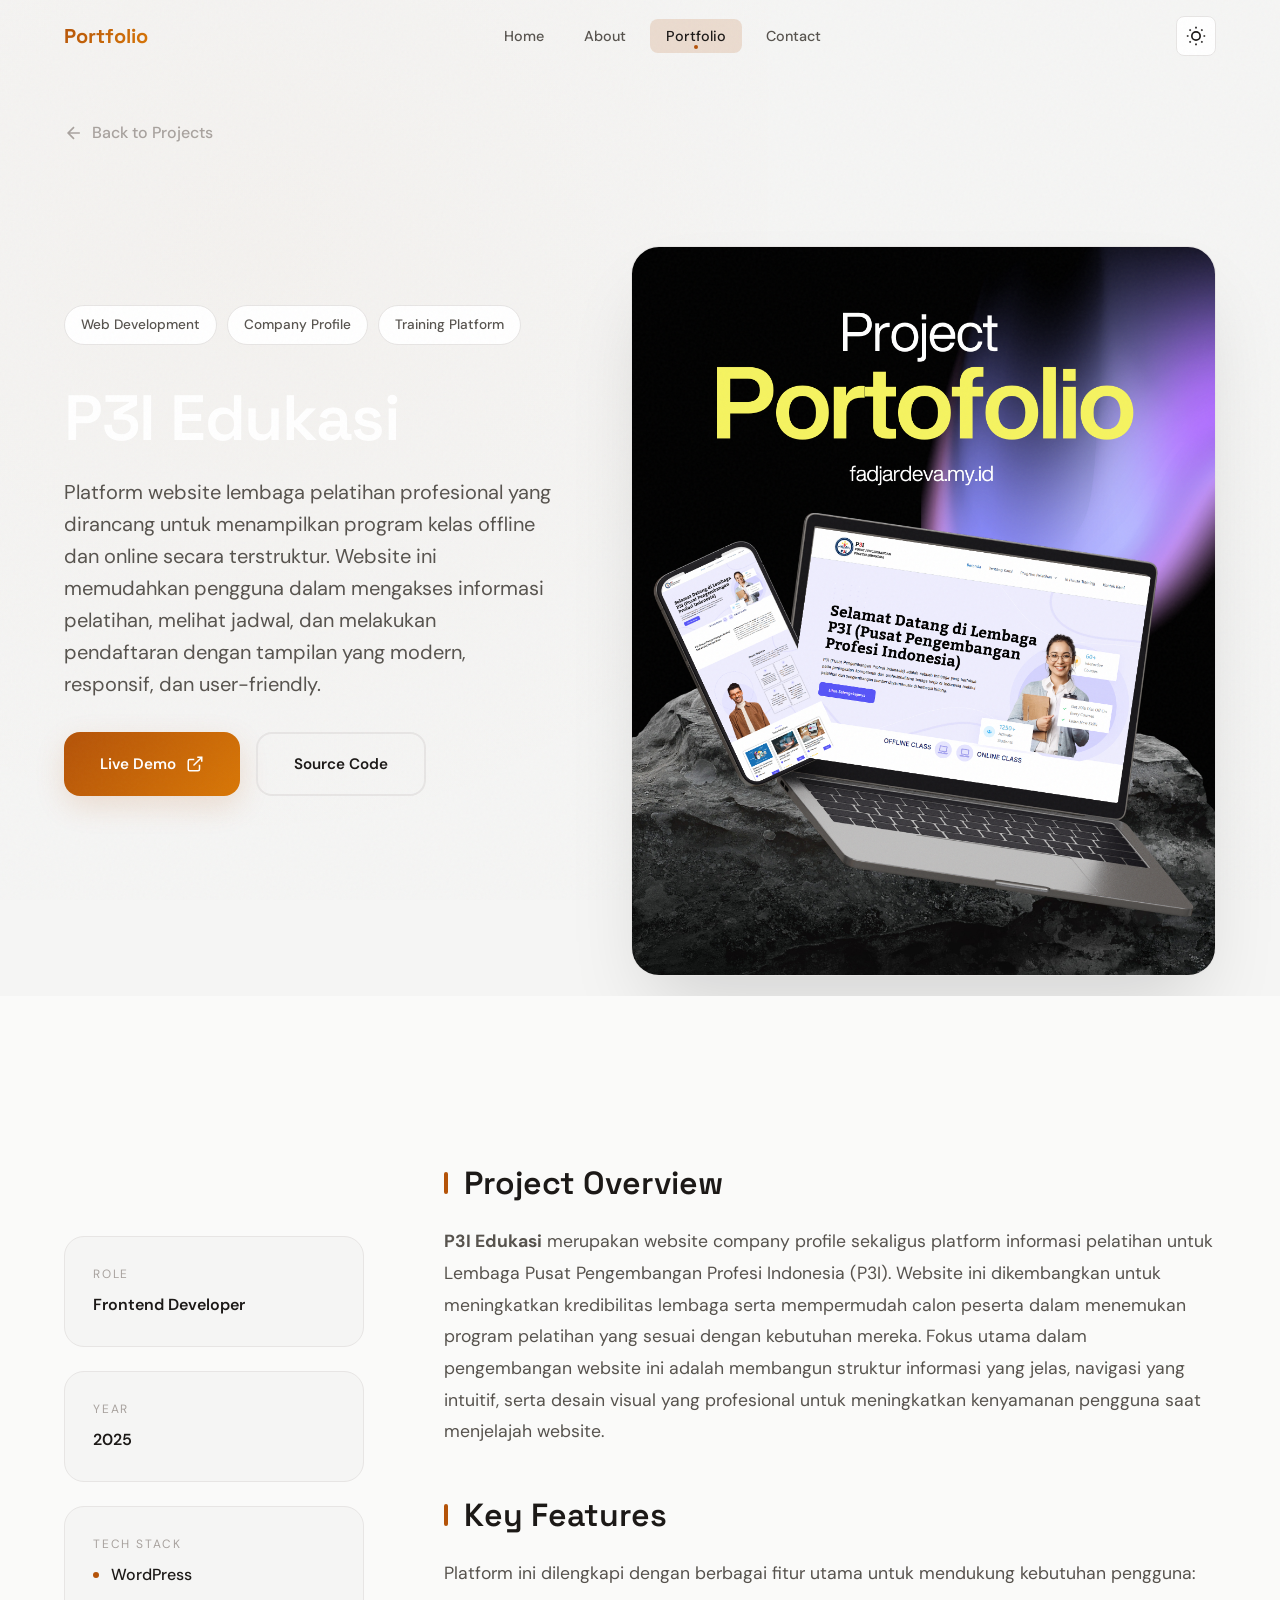
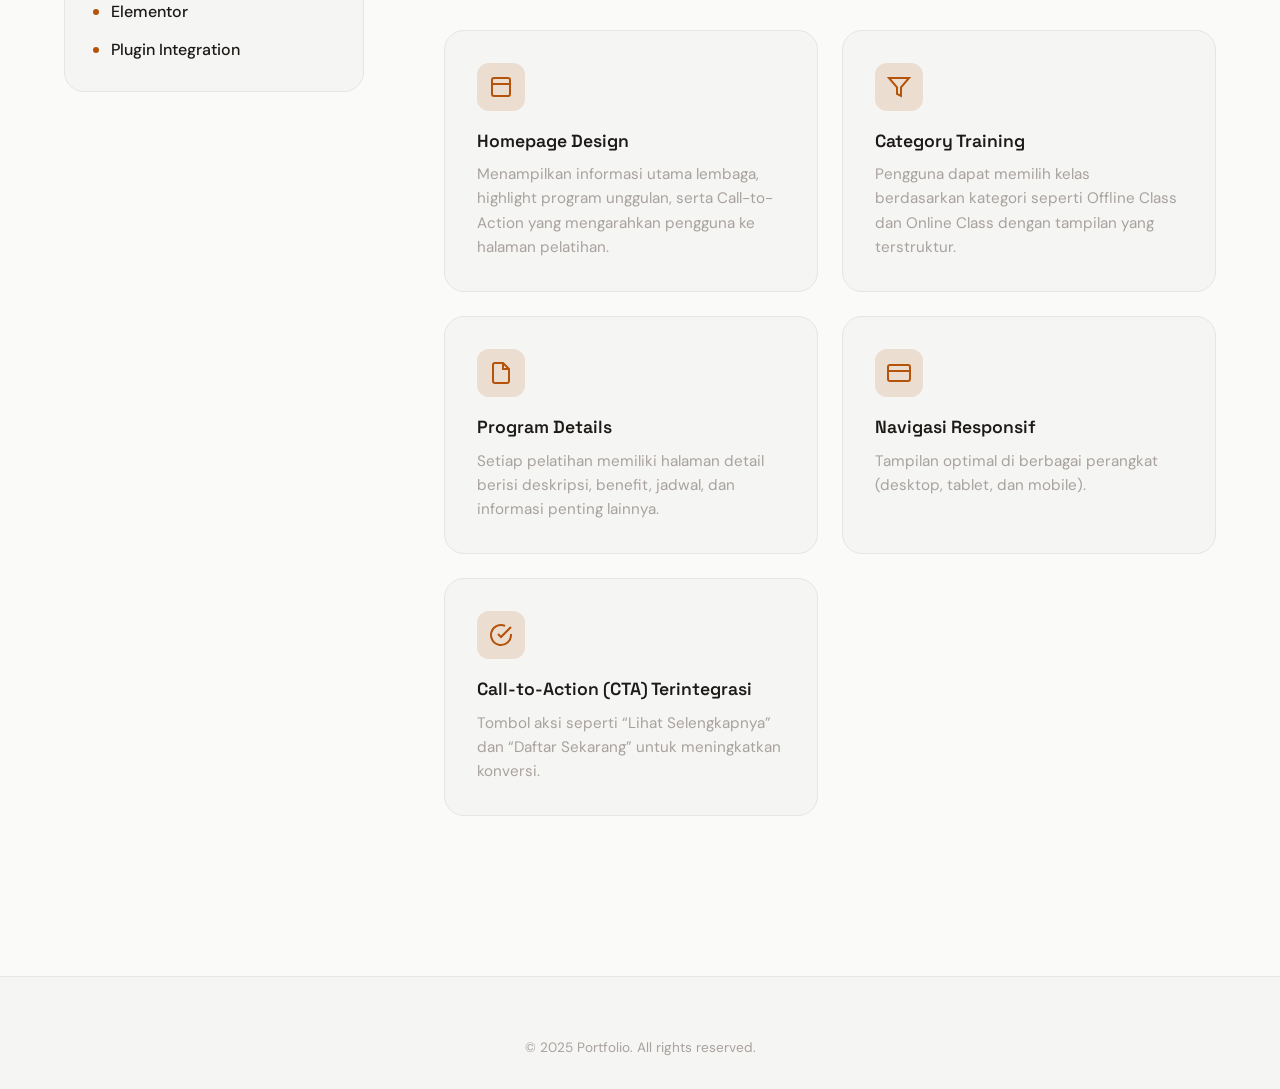
<file: project-web1.html>
<!DOCTYPE html>
<html lang="id">
<head>
    <meta charset="UTF-8">
    <meta name="viewport" content="width=device-width, initial-scale=1.0">
    <title>Portfolio | Event Organizer • Web Developer • Graphic Designer</title>
    <meta name="description" content="Professional portfolio showcasing expertise in Event Organization, Web Development, and Graphic Design.">
    
    <!-- Fonts -->
    <link rel="preconnect" href="https://fonts.googleapis.com">
    <link rel="preconnect" href="https://fonts.gstatic.com" crossorigin>
    <link href="https://fonts.googleapis.com/css2?family=DM+Sans:ital,opsz,wght@0,9..40,300;0,9..40,400;0,9..40,500;0,9..40,600;1,9..40,400&family=Space+Grotesk:wght@400;500;600;700&display=swap" rel="stylesheet">
    
    <!-- Main Styles -->
    <link rel="stylesheet" href="style.css">

    <!-- Page Specific Styles -->
    <style>
        /* ==========================================
           PROJECT DETAIL - REFINED STYLES
           ========================================== */

        /* 1. Hero Section */
        .project-hero {
            padding-top: 120px;
            padding-bottom: 80px;
            background-color: var(--bg-secondary);
            position: relative;
            overflow: visible !important; /* PENTING: Agar gambar tidak terpotong */
            z-index: 1; /* Agar hero di atas konten berikutnya saat overlap */
        }

        /* Decorative Background Gradient */
        .project-hero::before {
            content: '';
            position: absolute;
            top: -50%;
            left: -20%;
            width: 80%;
            height: 150%;
            background: radial-gradient(circle, var(--accent-glow) 0%, transparent 70%);
            opacity: 0.15;
            z-index: 0;
            pointer-events: none;
        }

        .back-btn {
            display: inline-flex;
            align-items: center;
            gap: 8px;
            color: var(--text-muted);
            font-weight: 500;
            margin-bottom: 40px;
            transition: all 0.3s ease;
            position: relative;
            z-index: 2;
        }

        .back-btn:hover {
            color: var(--accent);
            gap: 12px;
        }

        .project-header-grid {
            display: grid;
            grid-template-columns: 1fr 1.2fr;
            gap: 80px;
            align-items: center;
            position: relative;
            z-index: 2;
        }

        .project-title {
            font-size: clamp(3rem, 5vw, 4.5rem);
            line-height: 1.05;
            letter-spacing: -0.02em;
            margin-bottom: 24px;
        }

        .project-subtitle {
            font-size: 1.25rem;
            color: var(--text-secondary);
            line-height: 1.6;
            margin-bottom: 32px;
        }

        .project-tags {
            display: flex;
            flex-wrap: wrap;
            gap: 10px;
            margin-bottom: 40px;
        }

        .tag {
            padding: 8px 16px;
            background-color: var(--bg-card);
            border: 1px solid var(--border);
            border-radius: 100px;
            font-size: 0.85rem;
            font-weight: 500;
            color: var(--text-secondary);
        }

        /* Image Container with Depth */
        .hero-image-wrapper {
            position: relative;
            transform: translateY(60px); /* Geser ke bawah */
            z-index: 5; /* Z-index tinggi agar muncul di atas */
        }

        .hero-image-card {
            background: var(--bg-card);
            border-radius: var(--radius-xl);
            box-shadow: 0 40px 80px -20px rgba(0, 0, 0, 0.15);
            overflow: hidden;
            border: 1px solid var(--border);
            position: relative;
        }

        .hero-image-card img {
            width: 100%;
            display: block;
            transition: transform 0.6s ease;
        }

        .hero-image-card:hover img {
            transform: scale(1.03);
        }

        /* 2. Content Section */
        .project-content {
            padding: 120px 0;
            background: var(--bg-primary); /* Background solid menutupi belakang gambar */
            position: relative;
            z-index: 2; /* Di bawah hero image tapi di atas background body */
            margin-top: 0; /* Hilangkan gap agar natural */
        }

        .content-grid {
            display: grid;
            grid-template-columns: 300px 1fr;
            gap: 80px;
        }

        /* Sidebar Styles */
        .sidebar {
            position: sticky;
            top: 120px;
            height: fit-content;
        }

        .info-card {
            background: var(--bg-secondary);
            border: 1px solid var(--border);
            padding: 28px;
            border-radius: var(--radius-lg);
            margin-bottom: 24px;
        }

        .info-label {
            font-size: 0.75rem;
            text-transform: uppercase;
            letter-spacing: 0.15em;
            color: var(--text-muted);
            margin-bottom: 8px;
            display: block;
        }

        .info-value {
            font-size: 1rem;
            font-weight: 600;
            color: var(--text-primary);
        }

        .tech-stack-list {
            display: flex;
            flex-direction: column;
            gap: 12px;
        }

        .tech-item {
            display: flex;
            align-items: center;
            gap: 12px;
            font-weight: 500;
        }
        
        .tech-item::before {
            content: '';
            width: 6px;
            height: 6px;
            background-color: var(--accent);
            border-radius: 50%;
        }

        /* Main Body Styles */
        .content-body h2 {
            font-size: 2rem;
            margin-top: 48px;
            margin-bottom: 24px;
            color: var(--text-primary);
            position: relative;
            padding-left: 20px;
        }

        .content-body h2::before {
            content: '';
            position: absolute;
            left: 0;
            top: 8px;
            bottom: 8px;
            width: 4px;
            background: var(--accent);
            border-radius: 2px;
        }

        .content-body p {
            font-size: 1.1rem;
            line-height: 1.8;
            color: var(--text-secondary);
            margin-bottom: 24px;
        }

        /* Feature Grid */
        .features-grid {
            display: grid;
            grid-template-columns: repeat(2, 1fr);
            gap: 24px;
            margin: 40px 0;
        }

        .feature-card {
            background: var(--bg-secondary);
            padding: 32px;
            border-radius: var(--radius-lg);
            border: 1px solid var(--border);
            transition: all 0.3s ease;
            position: relative;
            overflow: hidden;
        }

        .feature-card::after {
            content: '';
            position: absolute;
            top: 0;
            left: 0;
            width: 100%;
            height: 4px;
            background: linear-gradient(90deg, var(--accent), transparent);
            opacity: 0;
            transition: opacity 0.3s;
        }

        .feature-card:hover {
            border-color: var(--accent);
            transform: translateY(-5px);
            box-shadow: var(--shadow-lg);
        }

        .feature-card:hover::after {
            opacity: 1;
        }

        .feature-icon {
            width: 48px;
            height: 48px;
            background: var(--accent-glow);
            border-radius: 12px;
            display: flex;
            align-items: center;
            justify-content: center;
            margin-bottom: 20px;
        }

        .feature-icon svg {
            width: 24px;
            height: 24px;
            color: var(--accent);
        }

        .feature-card h3 {
            font-size: 1.1rem;
            margin-bottom: 10px;
            color: var(--text-primary);
        }

        .feature-card p {
            font-size: 0.95rem;
            color: var(--text-muted);
            line-height: 1.6;
            margin: 0;
        }

        /* Responsive Adjustments */
        @media (max-width: 1024px) {
            .project-header-grid {
                grid-template-columns: 1fr;
                gap: 40px;
            }
            .hero-image-wrapper {
                transform: translateY(20px);
            }
        }

        @media (max-width: 768px) {
            .content-grid {
                grid-template-columns: 1fr;
                gap: 40px;
            }
            .sidebar {
                position: relative;
                top: 0;
                display: grid;
                grid-template-columns: 1fr 1fr;
                gap: 16px;
            }
            .info-card {
                margin: 0;
            }
            .features-grid {
                grid-template-columns: 1fr;
            }
        }
    </style>
</head>
<body>

    <!-- Navbar -->
    <nav class="navbar scrolled" id="navbar">
        <div class="nav-container">
            <a href="index.html" class="nav-logo">
                <span class="logo-text">Portfolio</span>
            </a>
            
            <ul class="nav-menu" id="navMenu">
                <li><a href="index.html#home" class="nav-link">Home</a></li>
                <li><a href="index.html#about" class="nav-link">About</a></li>
                <li><a href="index.html#portfolio" class="nav-link active">Portfolio</a></li>
                <li><a href="index.html#contact" class="nav-link">Contact</a></li>
            </ul>
            
            <div class="nav-actions">
                <button class="theme-toggle" id="themeToggle" aria-label="Toggle dark mode">
                    <svg class="sun-icon" viewBox="0 0 24 24" fill="none" stroke="currentColor" stroke-width="2">
                        <circle cx="12" cy="12" r="5"/>
                        <path d="M12 1v2M12 21v2M4.22 4.22l1.42 1.42M18.36 18.36l1.42 1.42M1 12h2M21 12h2M4.22 19.78l1.42-1.42M18.36 5.64l1.42-1.42"/>
                    </svg>
                    <svg class="moon-icon" viewBox="0 0 24 24" fill="none" stroke="currentColor" stroke-width="2">
                        <path d="M21 12.79A9 9 0 1 1 11.21 3 7 7 0 0 0 21 12.79z"/>
                    </svg>
                </button>
                
                <button class="nav-toggle" id="navToggle" aria-label="Toggle menu">
                    <span></span><span></span><span></span>
                </button>
            </div>
        </div>
    </nav>

    <!-- HERO SECTION -->
    <section class="project-hero">
        <div class="container">
            <a href="index.html#portfolio" class="back-btn">
                <svg width="20" height="20" viewBox="0 0 24 24" fill="none" stroke="currentColor" stroke-width="2">
                    <path d="M19 12H5M12 19l-7-7 7-7"/>
                </svg>
                Back to Projects
            </a>

            <div class="project-header-grid">
                <!-- Left Column: Text -->
                <div>
                    <div class="project-tags">
                        <span class="tag">Web Development</span>
                        <span class="tag">Company Profile</span>
                        <span class="tag">Training Platform</span>
                    </div>
                    <h1 class="project-title">P3I Edukasi</h1>
                    <p class="project-subtitle">
                       Platform website lembaga pelatihan profesional yang dirancang untuk menampilkan 
                       program kelas offline dan online secara terstruktur. Website ini memudahkan pengguna 
                       dalam mengakses informasi pelatihan, melihat jadwal, dan melakukan pendaftaran dengan 
                       tampilan yang modern, responsif, dan user-friendly.
                    </p>
                    <div class="hero-cta" style="margin-top: 32px;">
                        <a href="https://p3iedukasi.com/" target="_blank" class="btn btn-primary-glow">
                            <span>Live Demo</span>
                            <svg viewBox="0 0 24 24" fill="none" stroke="currentColor" stroke-width="2"><path d="M18 13v6a2 2 0 0 1-2 2H5a2 2 0 0 1-2-2V8a2 2 0 0 1 2-2h6"/><polyline points="15 3 21 3 21 9"/><line x1="10" y1="14" x2="21" y2="3"/></svg>
                        </a>
                        <a href="#" class="btn btn-outline-premium">
                            <span>Source Code</span>
                        </a>
                    </div>
                </div>

                <!-- Right Column: Image -->
                <div class="hero-image-wrapper">
                    <div class="hero-image-card">
                        <img src="foto project/Project 1.png" alt="P3I Edukasi">
                    </div>
                </div>
            </div>
        </div>
    </section>

    <!-- CONTENT SECTION -->
    <section class="project-content">
        <div class="container">
            <div class="content-grid">
                
                <!-- Sidebar -->
                <aside class="sidebar">
                    <div class="info-card">
                        <span class="info-label">Role</span>
                        <span class="info-value">Frontend Developer</span>
                    </div>
                    <div class="info-card">
                        <span class="info-label">Year</span>
                        <span class="info-value">2025</span>
                    </div>
                    <div class="info-card">
                        <span class="info-label">Tech Stack</span>
                        <div class="tech-stack-list">
                            <div class="tech-item">WordPress</div>
                            <div class="tech-item">Elementor</div>
                            <div class="tech-item">Plugin Integration</div>
                        </div>
                    </div>
                </aside>

                <!-- Main Content -->
                <div class="content-body">
                    <h2>Project Overview</h2>
                    <p>
                        <strong>P3I Edukasi</strong> merupakan website company profile sekaligus platform informasi pelatihan 
                        untuk Lembaga Pusat Pengembangan Profesi Indonesia (P3I). Website ini dikembangkan untuk meningkatkan 
                        kredibilitas lembaga serta mempermudah calon peserta dalam menemukan program pelatihan yang sesuai 
                        dengan kebutuhan mereka.
                        Fokus utama dalam pengembangan website ini adalah membangun struktur informasi yang jelas, navigasi yang intuitif, serta desain visual yang profesional untuk meningkatkan kenyamanan pengguna saat menjelajah website.
                    </p>
                    
                    <!-- Key Features Section -->
                    <h2>Key Features</h2>
                    <p>Platform ini dilengkapi dengan berbagai fitur utama untuk mendukung kebutuhan pengguna:</p>
                    
                    <div class="features-grid">
                        <!-- Feature 1 -->
                        <div class="feature-card">
                            <div class="feature-icon">
                                <svg viewBox="0 0 24 24" fill="none" stroke="currentColor" stroke-width="2">
                                    <rect x="3" y="3" width="18" height="18" rx="2"/>
                                    <path d="M3 9h18"/>
                                </svg>
                            </div>
                            <h3>Homepage Design</h3>
                            <p>Menampilkan informasi utama lembaga, highlight program unggulan, serta Call-to-Action yang mengarahkan pengguna ke halaman pelatihan.</p>
                        </div>

                        <!-- Feature 2 -->
                        <div class="feature-card">
                            <div class="feature-icon">
                                <svg viewBox="0 0 24 24" fill="none" stroke="currentColor" stroke-width="2">
                                    <polygon points="22 3 2 3 10 12.46 10 19 14 21 14 12.46 22 3"/>
                                </svg>
                            </div>
                            <h3>Category Training</h3>
                            <p>Pengguna dapat memilih kelas berdasarkan kategori seperti Offline Class dan Online Class dengan tampilan yang terstruktur.</p>
                        </div>

                        <!-- Feature 3 -->
                        <div class="feature-card">
                            <div class="feature-icon">
                                <svg viewBox="0 0 24 24" fill="none" stroke="currentColor" stroke-width="2">
                                    <path d="M14 2H6a2 2 0 0 0-2 2v16a2 2 0 0 0 2 2h12a2 2 0 0 0 2-2V8z"/>
                                    <polyline points="14 2 14 8 20 8"/>
                                </svg>
                            </div>
                            <h3>Program Details</h3>
                            <p>Setiap pelatihan memiliki halaman detail berisi deskripsi, benefit, jadwal, dan informasi penting lainnya.</p>
                        </div>

                        <!-- Feature 4 -->
                        <div class="feature-card">
                            <div class="feature-icon">
                                <svg viewBox="0 0 24 24" fill="none" stroke="currentColor" stroke-width="2">
                                    <rect x="1" y="4" width="22" height="16" rx="2"/>
                                    <line x1="1" y1="10" x2="23" y2="10"/>
                                </svg>
                            </div>
                            <h3>Navigasi Responsif</h3>
                            <p>Tampilan optimal di berbagai perangkat (desktop, tablet, dan mobile).</p>
                        </div>

                        <!-- Feature 5 -->
                        <div class="feature-card">
                            <div class="feature-icon">
                                <svg viewBox="0 0 24 24" fill="none" stroke="currentColor" stroke-width="2">
                                    <path d="M22 11.08V12a10 10 0 1 1-5.93-9.14"/>
                                    <polyline points="22 4 12 14.01 9 11.01"/>
                                </svg>
                            </div>
                            <h3>Call-to-Action (CTA) Terintegrasi</h3>
                            <p>Tombol aksi seperti “Lihat Selengkapnya” dan “Daftar Sekarang” untuk meningkatkan konversi.</p>
                        </div>
                    </div>
                </div>
            </div> <!-- End content-grid -->
        </div> <!-- End container -->
    </section> <!-- End project-content -->

    <!-- Footer -->
    <footer class="footer">
        <div class="container">
            <div class="footer-bottom" style="border-top: none; padding-top: 0;">
                <p>&copy; 2025 Portfolio. All rights reserved.</p>
            </div>
        </div>
    </footer>

    <!-- Scripts -->
    <script src="script.js"></script>
    <script>
        // Simple Reveal Animation on Scroll
        const observer = new IntersectionObserver((entries) => {
            entries.forEach(entry => {
                if (entry.isIntersecting) {
                    entry.target.style.opacity = '1';
                    entry.target.style.transform = 'translateY(0)';
                }
            });
        }, { threshold: 0.1 });

        document.querySelectorAll('.feature-card, .full-width-image, .content-body h2').forEach(el => {
            el.style.opacity = '0';
            el.style.transform = 'translateY(20px)';
            el.style.transition = 'all 0.6s ease';
            observer.observe(el);
        });
    </script>
</body>
</html>
</file>
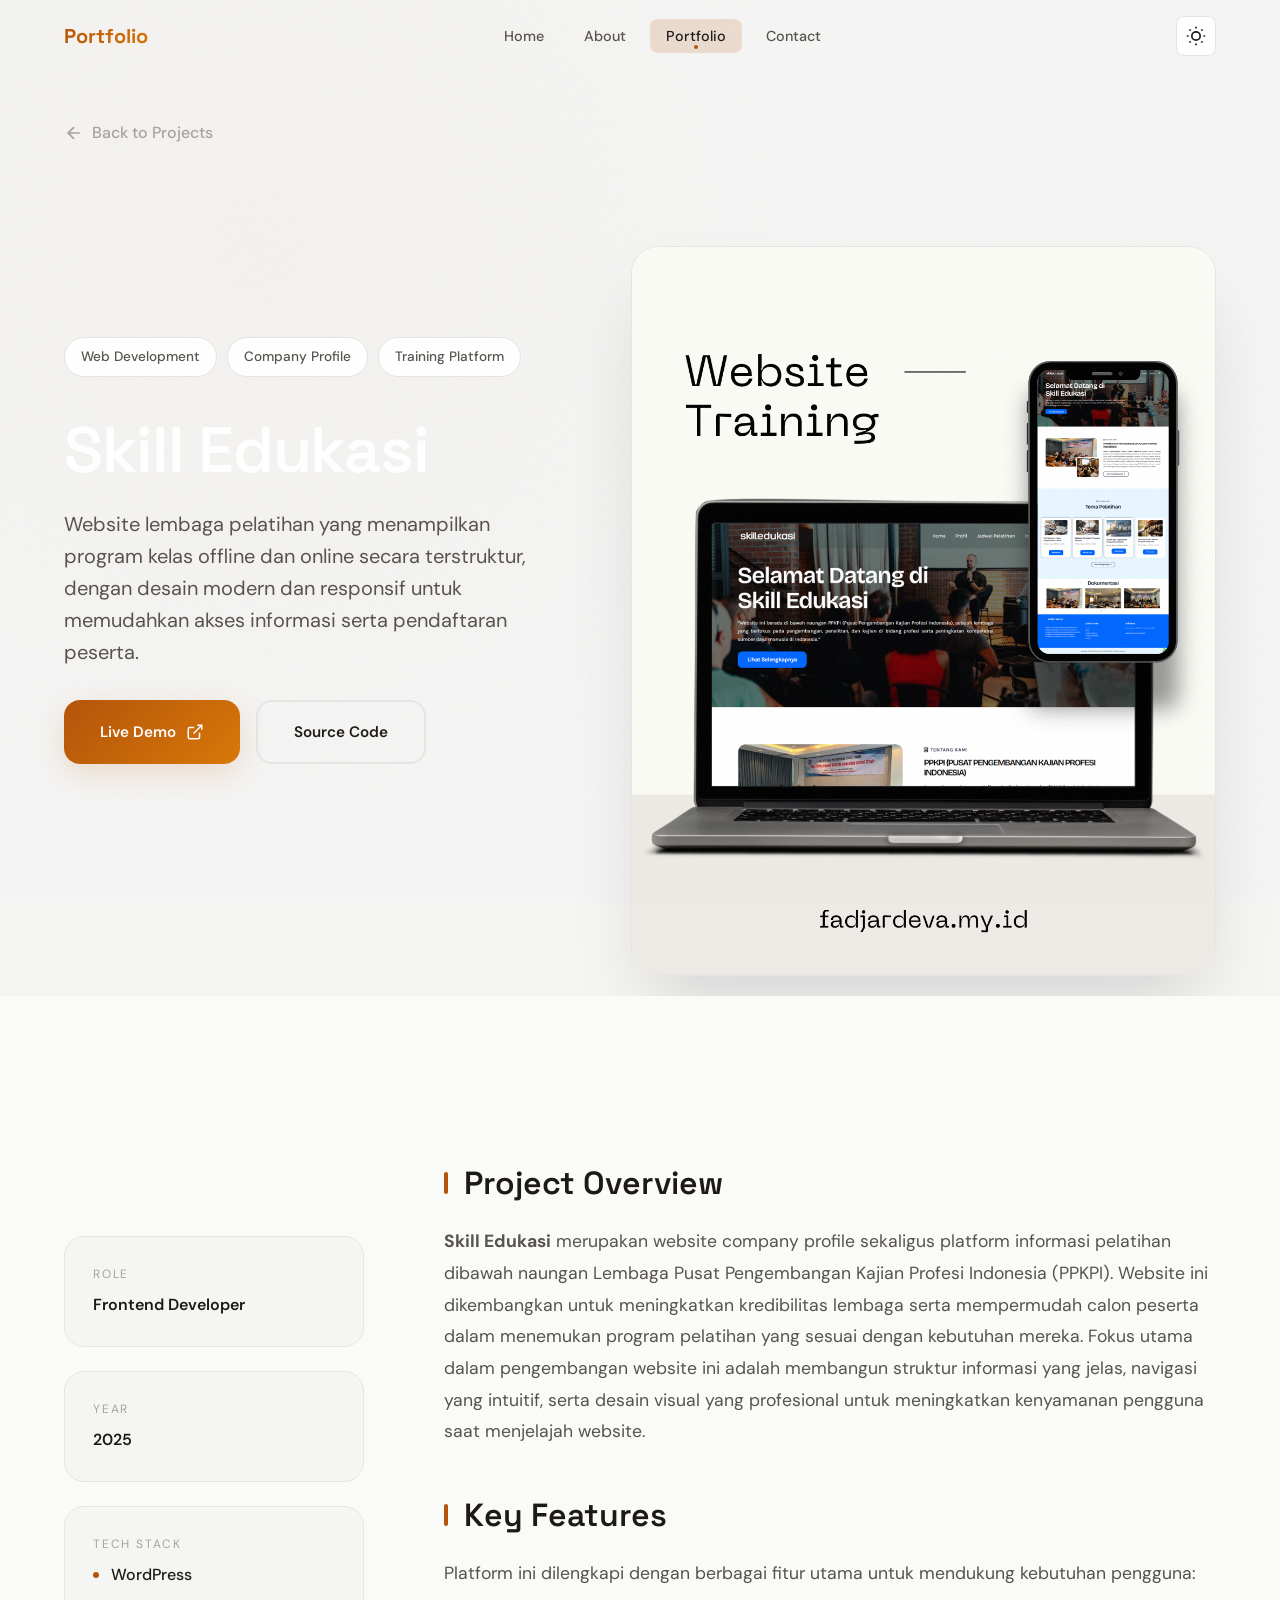
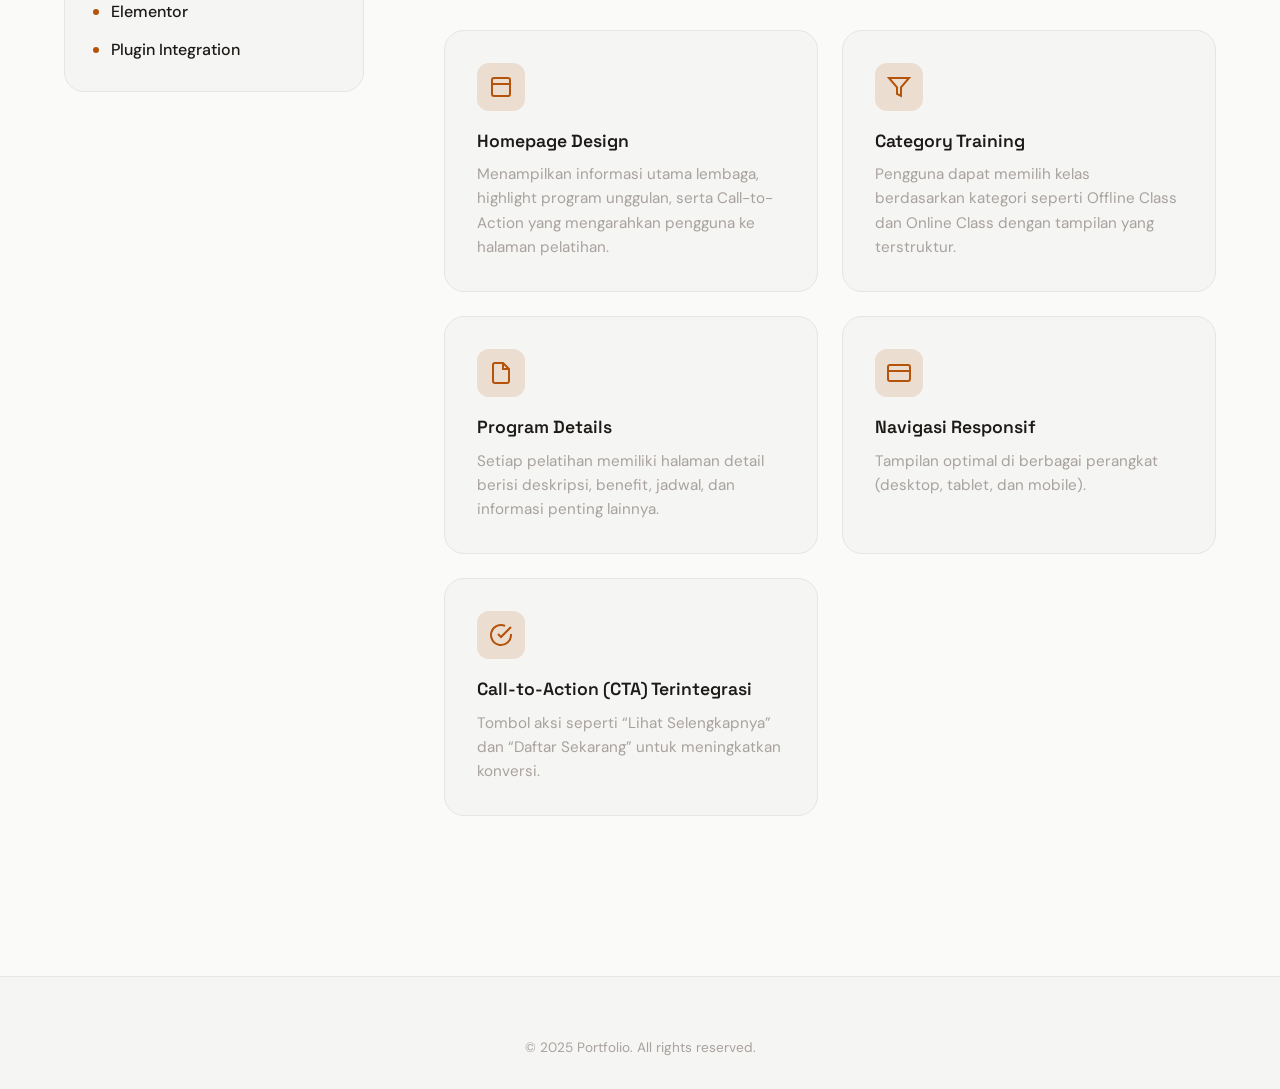
<file: project-web2.html>
<!DOCTYPE html>
<html lang="id">
<head>
    <meta charset="UTF-8">
    <meta name="viewport" content="width=device-width, initial-scale=1.0">
    <title>Portfolio | Event Organizer • Web Developer • Graphic Designer</title>
    <meta name="description" content="Professional portfolio showcasing expertise in Event Organization, Web Development, and Graphic Design.">
    
    <!-- Fonts -->
    <link rel="preconnect" href="https://fonts.googleapis.com">
    <link rel="preconnect" href="https://fonts.gstatic.com" crossorigin>
    <link href="https://fonts.googleapis.com/css2?family=DM+Sans:ital,opsz,wght@0,9..40,300;0,9..40,400;0,9..40,500;0,9..40,600;1,9..40,400&family=Space+Grotesk:wght@400;500;600;700&display=swap" rel="stylesheet">
    
    <!-- Main Styles -->
    <link rel="stylesheet" href="style.css">

    <!-- Page Specific Styles -->
    <style>
        /* ==========================================
           PROJECT DETAIL - REFINED STYLES
           ========================================== */

        /* 1. Hero Section */
        .project-hero {
            padding-top: 120px;
            padding-bottom: 80px;
            background-color: var(--bg-secondary);
            position: relative;
            overflow: visible !important; /* PENTING: Agar gambar tidak terpotong */
            z-index: 1; /* Agar hero di atas konten berikutnya saat overlap */
        }

        /* Decorative Background Gradient */
        .project-hero::before {
            content: '';
            position: absolute;
            top: -50%;
            left: -20%;
            width: 80%;
            height: 150%;
            background: radial-gradient(circle, var(--accent-glow) 0%, transparent 70%);
            opacity: 0.15;
            z-index: 0;
            pointer-events: none;
        }

        .back-btn {
            display: inline-flex;
            align-items: center;
            gap: 8px;
            color: var(--text-muted);
            font-weight: 500;
            margin-bottom: 40px;
            transition: all 0.3s ease;
            position: relative;
            z-index: 2;
        }

        .back-btn:hover {
            color: var(--accent);
            gap: 12px;
        }

        .project-header-grid {
            display: grid;
            grid-template-columns: 1fr 1.2fr;
            gap: 80px;
            align-items: center;
            position: relative;
            z-index: 2;
        }

        .project-title {
            font-size: clamp(3rem, 5vw, 4.5rem);
            line-height: 1.05;
            letter-spacing: -0.02em;
            margin-bottom: 24px;
        }

        .project-subtitle {
            font-size: 1.25rem;
            color: var(--text-secondary);
            line-height: 1.6;
            margin-bottom: 32px;
        }

        .project-tags {
            display: flex;
            flex-wrap: wrap;
            gap: 10px;
            margin-bottom: 40px;
        }

        .tag {
            padding: 8px 16px;
            background-color: var(--bg-card);
            border: 1px solid var(--border);
            border-radius: 100px;
            font-size: 0.85rem;
            font-weight: 500;
            color: var(--text-secondary);
        }

        /* Image Container with Depth */
        .hero-image-wrapper {
            position: relative;
            transform: translateY(60px); /* Geser ke bawah */
            z-index: 5; /* Z-index tinggi agar muncul di atas */
        }

        .hero-image-card {
            background: var(--bg-card);
            border-radius: var(--radius-xl);
            box-shadow: 0 40px 80px -20px rgba(0, 0, 0, 0.15);
            overflow: hidden;
            border: 1px solid var(--border);
            position: relative;
        }

        .hero-image-card img {
            width: 100%;
            display: block;
            transition: transform 0.6s ease;
        }

        .hero-image-card:hover img {
            transform: scale(1.03);
        }

        /* 2. Content Section */
        .project-content {
            padding: 120px 0;
            background: var(--bg-primary); /* Background solid menutupi belakang gambar */
            position: relative;
            z-index: 2; /* Di bawah hero image tapi di atas background body */
            margin-top: 0; /* Hilangkan gap agar natural */
        }

        .content-grid {
            display: grid;
            grid-template-columns: 300px 1fr;
            gap: 80px;
        }

        /* Sidebar Styles */
        .sidebar {
            position: sticky;
            top: 120px;
            height: fit-content;
        }

        .info-card {
            background: var(--bg-secondary);
            border: 1px solid var(--border);
            padding: 28px;
            border-radius: var(--radius-lg);
            margin-bottom: 24px;
        }

        .info-label {
            font-size: 0.75rem;
            text-transform: uppercase;
            letter-spacing: 0.15em;
            color: var(--text-muted);
            margin-bottom: 8px;
            display: block;
        }

        .info-value {
            font-size: 1rem;
            font-weight: 600;
            color: var(--text-primary);
        }

        .tech-stack-list {
            display: flex;
            flex-direction: column;
            gap: 12px;
        }

        .tech-item {
            display: flex;
            align-items: center;
            gap: 12px;
            font-weight: 500;
        }
        
        .tech-item::before {
            content: '';
            width: 6px;
            height: 6px;
            background-color: var(--accent);
            border-radius: 50%;
        }

        /* Main Body Styles */
        .content-body h2 {
            font-size: 2rem;
            margin-top: 48px;
            margin-bottom: 24px;
            color: var(--text-primary);
            position: relative;
            padding-left: 20px;
        }

        .content-body h2::before {
            content: '';
            position: absolute;
            left: 0;
            top: 8px;
            bottom: 8px;
            width: 4px;
            background: var(--accent);
            border-radius: 2px;
        }

        .content-body p {
            font-size: 1.1rem;
            line-height: 1.8;
            color: var(--text-secondary);
            margin-bottom: 24px;
        }

        /* Feature Grid */
        .features-grid {
            display: grid;
            grid-template-columns: repeat(2, 1fr);
            gap: 24px;
            margin: 40px 0;
        }

        .feature-card {
            background: var(--bg-secondary);
            padding: 32px;
            border-radius: var(--radius-lg);
            border: 1px solid var(--border);
            transition: all 0.3s ease;
            position: relative;
            overflow: hidden;
        }

        .feature-card::after {
            content: '';
            position: absolute;
            top: 0;
            left: 0;
            width: 100%;
            height: 4px;
            background: linear-gradient(90deg, var(--accent), transparent);
            opacity: 0;
            transition: opacity 0.3s;
        }

        .feature-card:hover {
            border-color: var(--accent);
            transform: translateY(-5px);
            box-shadow: var(--shadow-lg);
        }

        .feature-card:hover::after {
            opacity: 1;
        }

        .feature-icon {
            width: 48px;
            height: 48px;
            background: var(--accent-glow);
            border-radius: 12px;
            display: flex;
            align-items: center;
            justify-content: center;
            margin-bottom: 20px;
        }

        .feature-icon svg {
            width: 24px;
            height: 24px;
            color: var(--accent);
        }

        .feature-card h3 {
            font-size: 1.1rem;
            margin-bottom: 10px;
            color: var(--text-primary);
        }

        .feature-card p {
            font-size: 0.95rem;
            color: var(--text-muted);
            line-height: 1.6;
            margin: 0;
        }

        /* Responsive Adjustments */
        @media (max-width: 1024px) {
            .project-header-grid {
                grid-template-columns: 1fr;
                gap: 40px;
            }
            .hero-image-wrapper {
                transform: translateY(20px);
            }
        }

        @media (max-width: 768px) {
            .content-grid {
                grid-template-columns: 1fr;
                gap: 40px;
            }
            .sidebar {
                position: relative;
                top: 0;
                display: grid;
                grid-template-columns: 1fr 1fr;
                gap: 16px;
            }
            .info-card {
                margin: 0;
            }
            .features-grid {
                grid-template-columns: 1fr;
            }
        }
    </style>
</head>
<body>

    <!-- Navbar -->
    <nav class="navbar scrolled" id="navbar">
        <div class="nav-container">
            <a href="index.html" class="nav-logo">
                <span class="logo-text">Portfolio</span>
            </a>
            
            <ul class="nav-menu" id="navMenu">
                <li><a href="index.html#home" class="nav-link">Home</a></li>
                <li><a href="index.html#about" class="nav-link">About</a></li>
                <li><a href="index.html#portfolio" class="nav-link active">Portfolio</a></li>
                <li><a href="index.html#contact" class="nav-link">Contact</a></li>
            </ul>
            
            <div class="nav-actions">
                <button class="theme-toggle" id="themeToggle" aria-label="Toggle dark mode">
                    <svg class="sun-icon" viewBox="0 0 24 24" fill="none" stroke="currentColor" stroke-width="2">
                        <circle cx="12" cy="12" r="5"/>
                        <path d="M12 1v2M12 21v2M4.22 4.22l1.42 1.42M18.36 18.36l1.42 1.42M1 12h2M21 12h2M4.22 19.78l1.42-1.42M18.36 5.64l1.42-1.42"/>
                    </svg>
                    <svg class="moon-icon" viewBox="0 0 24 24" fill="none" stroke="currentColor" stroke-width="2">
                        <path d="M21 12.79A9 9 0 1 1 11.21 3 7 7 0 0 0 21 12.79z"/>
                    </svg>
                </button>
                
                <button class="nav-toggle" id="navToggle" aria-label="Toggle menu">
                    <span></span><span></span><span></span>
                </button>
            </div>
        </div>
    </nav>

    <!-- HERO SECTION -->
    <section class="project-hero">
        <div class="container">
            <a href="index.html#portfolio" class="back-btn">
                <svg width="20" height="20" viewBox="0 0 24 24" fill="none" stroke="currentColor" stroke-width="2">
                    <path d="M19 12H5M12 19l-7-7 7-7"/>
                </svg>
                Back to Projects
            </a>

            <div class="project-header-grid">
                <!-- Left Column: Text -->
                <div>
                    <div class="project-tags">
                        <span class="tag">Web Development</span>
                        <span class="tag">Company Profile</span>
                        <span class="tag">Training Platform</span>
                    </div>
                    <h1 class="project-title">Skill Edukasi</h1>
                    <p class="project-subtitle">
                       Website lembaga pelatihan yang menampilkan program kelas offline dan online 
                       secara terstruktur, dengan desain modern dan responsif untuk memudahkan akses 
                       informasi serta pendaftaran peserta.
                    </p>
                    <div class="hero-cta" style="margin-top: 32px;">
                        <a href="https://skilledukasi.com/" target="_blank" class="btn btn-primary-glow">
                            <span>Live Demo</span>
                            <svg viewBox="0 0 24 24" fill="none" stroke="currentColor" stroke-width="2"><path d="M18 13v6a2 2 0 0 1-2 2H5a2 2 0 0 1-2-2V8a2 2 0 0 1 2-2h6"/><polyline points="15 3 21 3 21 9"/><line x1="10" y1="14" x2="21" y2="3"/></svg>
                        </a>
                        <a href="#" class="btn btn-outline-premium">
                            <span>Source Code</span>
                        </a>
                    </div>
                </div>

                <!-- Right Column: Image -->
                <div class="hero-image-wrapper">
                    <div class="hero-image-card">
                        <img src="foto project/Project 2.png" alt="P3I Edukasi">
                    </div>
                </div>
            </div>
        </div>
    </section>

    <!-- CONTENT SECTION -->
    <section class="project-content">
        <div class="container">
            <div class="content-grid">
                
                <!-- Sidebar -->
                <aside class="sidebar">
                    <div class="info-card">
                        <span class="info-label">Role</span>
                        <span class="info-value">Frontend Developer</span>
                    </div>
                    <div class="info-card">
                        <span class="info-label">Year</span>
                        <span class="info-value">2025</span>
                    </div>
                    <div class="info-card">
                        <span class="info-label">Tech Stack</span>
                        <div class="tech-stack-list">
                            <div class="tech-item">WordPress</div>
                            <div class="tech-item">Elementor</div>
                            <div class="tech-item">Plugin Integration</div>
                        </div>
                    </div>
                </aside>

                <!-- Main Content -->
                <div class="content-body">
                    <h2>Project Overview</h2>
                    <p>
                        <strong>Skill Edukasi</strong> merupakan website company profile sekaligus 
                        platform informasi pelatihan dibawah naungan Lembaga Pusat Pengembangan Kajian Profesi Indonesia (PPKPI). 
                        Website ini dikembangkan untuk meningkatkan kredibilitas lembaga serta mempermudah 
                        calon peserta dalam menemukan program pelatihan yang sesuai dengan kebutuhan mereka.
                        Fokus utama dalam pengembangan website ini adalah membangun struktur informasi yang jelas, 
                        navigasi yang intuitif, serta desain visual yang profesional untuk meningkatkan kenyamanan 
                        pengguna saat menjelajah website.
                    </p>
                    
                    <!-- Key Features Section -->
                    <h2>Key Features</h2>
                    <p>Platform ini dilengkapi dengan berbagai fitur utama untuk mendukung kebutuhan pengguna:</p>
                    
                    <div class="features-grid">
                        <!-- Feature 1 -->
                        <div class="feature-card">
                            <div class="feature-icon">
                                <svg viewBox="0 0 24 24" fill="none" stroke="currentColor" stroke-width="2">
                                    <rect x="3" y="3" width="18" height="18" rx="2"/>
                                    <path d="M3 9h18"/>
                                </svg>
                            </div>
                            <h3>Homepage Design</h3>
                            <p>Menampilkan informasi utama lembaga, highlight program unggulan, serta Call-to-Action yang mengarahkan pengguna ke halaman pelatihan.</p>
                        </div>

                        <!-- Feature 2 -->
                        <div class="feature-card">
                            <div class="feature-icon">
                                <svg viewBox="0 0 24 24" fill="none" stroke="currentColor" stroke-width="2">
                                    <polygon points="22 3 2 3 10 12.46 10 19 14 21 14 12.46 22 3"/>
                                </svg>
                            </div>
                            <h3>Category Training</h3>
                            <p>Pengguna dapat memilih kelas berdasarkan kategori seperti Offline Class dan Online Class dengan tampilan yang terstruktur.</p>
                        </div>

                        <!-- Feature 3 -->
                        <div class="feature-card">
                            <div class="feature-icon">
                                <svg viewBox="0 0 24 24" fill="none" stroke="currentColor" stroke-width="2">
                                    <path d="M14 2H6a2 2 0 0 0-2 2v16a2 2 0 0 0 2 2h12a2 2 0 0 0 2-2V8z"/>
                                    <polyline points="14 2 14 8 20 8"/>
                                </svg>
                            </div>
                            <h3>Program Details</h3>
                            <p>Setiap pelatihan memiliki halaman detail berisi deskripsi, benefit, jadwal, dan informasi penting lainnya.</p>
                        </div>

                        <!-- Feature 4 -->
                        <div class="feature-card">
                            <div class="feature-icon">
                                <svg viewBox="0 0 24 24" fill="none" stroke="currentColor" stroke-width="2">
                                    <rect x="1" y="4" width="22" height="16" rx="2"/>
                                    <line x1="1" y1="10" x2="23" y2="10"/>
                                </svg>
                            </div>
                            <h3>Navigasi Responsif</h3>
                            <p>Tampilan optimal di berbagai perangkat (desktop, tablet, dan mobile).</p>
                        </div>

                        <!-- Feature 5 -->
                        <div class="feature-card">
                            <div class="feature-icon">
                                <svg viewBox="0 0 24 24" fill="none" stroke="currentColor" stroke-width="2">
                                    <path d="M22 11.08V12a10 10 0 1 1-5.93-9.14"/>
                                    <polyline points="22 4 12 14.01 9 11.01"/>
                                </svg>
                            </div>
                            <h3>Call-to-Action (CTA) Terintegrasi</h3>
                            <p>Tombol aksi seperti “Lihat Selengkapnya” dan “Daftar Sekarang” untuk meningkatkan konversi.</p>
                        </div>
                    </div>
                </div>
            </div> <!-- End content-grid -->
        </div> <!-- End container -->
    </section> <!-- End project-content -->

    <!-- Footer -->
    <footer class="footer">
        <div class="container">
            <div class="footer-bottom" style="border-top: none; padding-top: 0;">
                <p>&copy; 2025 Portfolio. All rights reserved.</p>
            </div>
        </div>
    </footer>

    <!-- Scripts -->
    <script src="script.js"></script>
    <script>
        // Simple Reveal Animation on Scroll
        const observer = new IntersectionObserver((entries) => {
            entries.forEach(entry => {
                if (entry.isIntersecting) {
                    entry.target.style.opacity = '1';
                    entry.target.style.transform = 'translateY(0)';
                }
            });
        }, { threshold: 0.1 });

        document.querySelectorAll('.feature-card, .full-width-image, .content-body h2').forEach(el => {
            el.style.opacity = '0';
            el.style.transform = 'translateY(20px)';
            el.style.transition = 'all 0.6s ease';
            observer.observe(el);
        });
    </script>
</body>
</html>
</file>
<file: style.css>
/* ==========================================
   CSS VARIABLES & RESET
   ========================================== */
:root {
    /* Colors - Light Mode */
    --bg-primary: #FAFAF9;
    --bg-secondary: #F5F5F4;
    --bg-card: #FFFFFF;
    --bg-glass: rgba(255, 255, 255, 0.7);
    
    --text-primary: #1C1917;
    --text-secondary: #57534E;
    --text-muted: #A8A29E;
    
    --accent: #B45309;
    --accent-light: #D97706;
    --accent-glow: rgba(180, 83, 9, 0.15);
    --accent-secondary: #047857; /* Emerald for contrast */
    
    --border: #E7E5E4;
    --border-light: #F5F5F4;
    
    /* Shadows */
    --shadow-sm: 0 1px 2px rgba(28, 25, 23, 0.04);
    --shadow-md: 0 4px 12px rgba(28, 25, 23, 0.06);
    --shadow-lg: 0 8px 24px rgba(28, 25, 23, 0.08);
    --shadow-xl: 0 16px 48px rgba(28, 25, 23, 0.12);
    --shadow-glow: 0 0 40px rgba(180, 83, 9, 0.15);
    
    /* Typography */
    --font-display: 'Space Grotesk', sans-serif;
    --font-body: 'DM Sans', sans-serif;
    
    /* Spacing */
    --radius-sm: 8px;
    --radius-md: 14px;
    --radius-lg: 20px;
    --radius-xl: 28px;
    
    /* Transitions */
    --transition-fast: 0.15s ease;
    --transition-base: 0.3s ease;
    --transition-slow: 0.5s ease;
}

/* Dark Mode */
[data-theme="dark"] {
    --bg-primary: #0C0A09;
    --bg-secondary: #1C1917;
    --bg-card: #1C1917;
    --bg-glass: rgba(28, 25, 23, 0.8);
    
    --text-primary: #FAFAF9;
    --text-secondary: #A8A29E;
    --text-muted: #57534E;
    
    --accent: #F59E0B;
    --accent-light: #FBBF24;
    --accent-glow: rgba(245, 158, 11, 0.2);
    --accent-secondary: #34D399;
    
    --border: #292524;
    --border-light: #1C1917;
    
    --shadow-sm: 0 1px 2px rgba(0, 0, 0, 0.2);
    --shadow-md: 0 4px 12px rgba(0, 0, 0, 0.3);
    --shadow-lg: 0 8px 24px rgba(0, 0, 0, 0.4);
    --shadow-xl: 0 16px 48px rgba(0, 0, 0, 0.5);
    --shadow-glow: 0 0 60px rgba(245, 158, 11, 0.2);
}

/* Reset */
*, *::before, *::after {
    box-sizing: border-box;
    margin: 0;
    padding: 0;
}

html {
    scroll-behavior: smooth;
    scroll-padding-top: 80px;
}

body {
    font-family: var(--font-body);
    font-size: 16px;
    line-height: 1.6;
    color: var(--text-primary);
    background-color: var(--bg-primary);
    transition: background-color var(--transition-slow), color var(--transition-slow);
    overflow-x: hidden;
}

/* Reduce motion */
@media (prefers-reduced-motion: reduce) {
    *, *::before, *::after {
        animation-duration: 0.01ms !important;
        animation-iteration-count: 1 !important;
        transition-duration: 0.01ms !important;
    }
    html {
        scroll-behavior: auto;
    }
}

/* ==========================================
   TYPOGRAPHY
   ========================================== */
h1, h2, h3, h4, h5, h6 {
    font-family: var(--font-display);
    font-weight: 600;
    line-height: 1.2;
    color: var(--text-primary);
}

h1 { font-size: clamp(2.5rem, 6vw, 4.5rem); }
h2 { font-size: clamp(2rem, 4vw, 3rem); }
h3 { font-size: clamp(1.25rem, 2vw, 1.5rem); }

p { color: var(--text-secondary); }

a {
    color: inherit;
    text-decoration: none;
    transition: color var(--transition-fast);
}

img {
    max-width: 100%;
    height: auto;
    display: block;
}

/* ==========================================
   LAYOUT
   ========================================== */
.container {
    width: 100%;
    max-width: 1200px;
    margin: 0 auto;
    padding: 0 24px;
}

section {
    padding: 100px 0;
    position: relative;
    overflow: hidden;
}

@media (max-width: 768px) {
    section { padding: 60px 0; }
}

/* ==========================================
   MODERN SECTION BACKGROUNDS
   ========================================== */
.section-bg-style {
    position: absolute;
    inset: 0;
    pointer-events: none;
    z-index: 0;
    overflow: hidden;
}

/* Noise Texture Overlay (Global) */
body::after {
    content: "";
    position: fixed;
    top: 0;
    left: 0;
    width: 100%;
    height: 100%;
    background-image: url("data:image/svg+xml,%3Csvg viewBox='0 0 400 400' xmlns='http://www.w3.org/2000/svg'%3E%3Cfilter id='noiseFilter'%3E%3CfeTurbulence type='fractalNoise' baseFrequency='0.8' numOctaves='3' stitchTiles='stitch'/%3E%3C/filter%3E%3Crect width='100%25' height='100%25' filter='url(%23noiseFilter)'/%3E%3C/svg%3E");
    opacity: 0.03;
    z-index: 9999;
    pointer-events: none;
}

/* Generic Blobs for Sections */
.bg-blob {
    position: absolute;
    border-radius: 50%;
    filter: blur(80px);
    opacity: 0.4;
}

.blob-about-1 {
    width: 400px;
    height: 400px;
    background: radial-gradient(circle, var(--accent-glow), transparent 70%);
    top: -10%;
    left: -5%;
    animation: float 20s ease-in-out infinite;
}

.blob-about-2 {
    width: 300px;
    height: 300px;
    background: radial-gradient(circle, rgba(4, 120, 87, 0.08), transparent 70%);
    bottom: 10%;
    right: -5%;
    animation: float 25s ease-in-out infinite reverse;
}

.bg-gradient-radial {
    position: absolute;
    top: 50%;
    left: 50%;
    transform: translate(-50%, -50%);
    width: 150%;
    height: 150%;
    background: radial-gradient(circle at center, var(--accent-glow), transparent 60%);
    opacity: 0.2;
}

.bg-glow-contact {
    position: absolute;
    top: 0;
    left: 0;
    right: 0;
    height: 500px;
    background: linear-gradient(180deg, var(--accent-glow), transparent);
    opacity: 0.1;
}

/* ==========================================
   NAVBAR
   ========================================== */
.navbar {
    position: fixed;
    top: 0;
    left: 0;
    right: 0;
    z-index: 1000;
    padding: 16px 0;
    background: transparent;
    transition: all var(--transition-base);
}

.navbar.scrolled {
    background: var(--bg-glass);
    backdrop-filter: blur(20px);
    -webkit-backdrop-filter: blur(20px);
    border-bottom: 1px solid var(--border);
    box-shadow: var(--shadow-sm);
}

.nav-container {
    display: flex;
    align-items: center;
    justify-content: space-between;
    max-width: 1200px;
    margin: 0 auto;
    padding: 0 24px;
}

.nav-logo {
    display: flex;
    align-items: center;
    gap: 8px;
    font-family: var(--font-display);
    font-size: 1.25rem;
    font-weight: 700;
    color: var(--text-primary);
}

.logo-text {
    background: linear-gradient(135deg, var(--accent), var(--accent-light));
    -webkit-background-clip: text;
    -webkit-text-fill-color: transparent;
    background-clip: text;
}

.nav-menu {
    display: flex;
    align-items: center;
    gap: 8px;
    list-style: none;
}

.nav-link {
    position: relative;
    padding: 8px 16px;
    font-size: 0.9rem;
    font-weight: 500;
    color: var(--text-secondary);
    border-radius: var(--radius-sm);
    transition: all var(--transition-fast);
}

.nav-link:hover,
.nav-link.active {
    color: var(--text-primary);
    background: var(--accent-glow);
}

.nav-link.active::after {
    content: '';
    position: absolute;
    bottom: 4px;
    left: 50%;
    transform: translateX(-50%);
    width: 4px;
    height: 4px;
    background: var(--accent);
    border-radius: 50%;
}

.nav-actions {
    display: flex;
    align-items: center;
    gap: 12px;
}

.theme-toggle {
    display: flex;
    align-items: center;
    justify-content: center;
    width: 40px;
    height: 40px;
    background: var(--bg-card);
    border: 1px solid var(--border);
    border-radius: var(--radius-sm);
    cursor: pointer;
    transition: all var(--transition-fast);
}

.theme-toggle:hover {
    border-color: var(--accent);
    box-shadow: var(--shadow-md);
}

.theme-toggle svg {
    width: 20px;
    height: 20px;
    color: var(--text-primary);
}

.sun-icon { display: block; }
.moon-icon { display: none; }

[data-theme="dark"] .sun-icon { display: none; }
[data-theme="dark"] .moon-icon { display: block; }

.nav-toggle {
    display: none;
    flex-direction: column;
    justify-content: center;
    gap: 5px;
    width: 40px;
    height: 40px;
    background: transparent;
    border: none;
    cursor: pointer;
}

.nav-toggle span {
    display: block;
    width: 20px;
    height: 2px;
    background: var(--text-primary);
    border-radius: 2px;
    transition: all var(--transition-fast);
}

.nav-toggle.active span:nth-child(1) { transform: rotate(45deg) translate(5px, 5px); }
.nav-toggle.active span:nth-child(2) { opacity: 0; }
.nav-toggle.active span:nth-child(3) { transform: rotate(-45deg) translate(5px, -5px); }

@media (max-width: 768px) {
    .nav-menu {
        position: fixed;
        top: 72px;
        left: 0;
        right: 0;
        flex-direction: column;
        background: var(--bg-glass);
        backdrop-filter: blur(20px);
        padding: 24px;
        border-bottom: 1px solid var(--border);
        transform: translateY(-120%);
        opacity: 0;
        transition: all var(--transition-base);
    }
    
    .nav-menu.active {
        transform: translateY(0);
        opacity: 1;
    }
    
    .nav-link { width: 100%; padding: 12px 16px; text-align: center; }
    .nav-toggle { display: flex; }
}

/* ==========================================
   BUTTONS
   ========================================== */
.btn {
    display: inline-flex;
    align-items: center;
    justify-content: center;
    gap: 8px;
    padding: 14px 28px;
    font-family: var(--font-body);
    font-size: 0.95rem;
    font-weight: 500;
    border-radius: var(--radius-md);
    border: none;
    cursor: pointer;
    transition: all var(--transition-base);
}

.btn svg {
    width: 18px;
    height: 18px;
    transition: transform var(--transition-base);
}

.btn-primary {
    background: linear-gradient(135deg, var(--accent), var(--accent-light));
    color: #FFFFFF;
    box-shadow: var(--shadow-md);
}

.btn-primary:hover {
    transform: translateY(-2px);
    box-shadow: var(--shadow-lg), var(--shadow-glow);
}

.btn-primary:hover svg { transform: translateX(4px); }

.btn-secondary {
    background: var(--bg-card);
    color: var(--text-primary);
    border: 1px solid var(--border);
}

.btn-secondary:hover {
    border-color: var(--accent);
    background: var(--accent-glow);
}

.btn-full { width: 100%; }

/* ==========================================
   HERO PREMIUM SECTION
   ========================================== */
.hero-premium {
    position: relative;
    min-height: 100vh;
    display: flex;
    align-items: center;
    padding-top: 100px;
    background-color: var(--bg-primary);
    color: var(--text-primary);
    overflow: hidden;
}

.hero-bg-layers {
    position: absolute;
    inset: 0;
    z-index: 0;
    overflow: hidden;
}

.mesh-gradient {
    position: absolute;
    inset: 0;
    background: linear-gradient(135deg, 
        var(--bg-primary) 0%, 
        var(--bg-secondary) 50%, 
        var(--bg-primary) 100%);
    opacity: 0.8;
}

.gradient-orb {
    position: absolute;
    border-radius: 50%;
    filter: blur(100px);
    opacity: 0.5;
    will-change: transform;
}

.orb-1 {
    width: 800px;
    height: 800px;
    background: radial-gradient(circle, var(--accent-glow), transparent 60%);
    top: -30%;
    right: -20%;
    animation: float 30s ease-in-out infinite;
}

.orb-2 {
    width: 600px;
    height: 600px;
    background: radial-gradient(circle, rgba(4, 120, 87, 0.1), transparent 60%);
    bottom: -20%;
    left: -10%;
    animation: float 25s ease-in-out infinite reverse;
}

.orb-3 {
    width: 500px;
    height: 500px;
    background: radial-gradient(circle, var(--accent-glow), transparent 70%);
    top: 20%;
    left: 30%;
    opacity: 0.3;
    animation: pulse 15s ease-in-out infinite;
}

@keyframes float {
    0%, 100% { transform: translate(0, 0) scale(1); }
    25% { transform: translate(50px, -50px) scale(1.05); }
    50% { transform: translate(-30px, 20px) scale(0.95); }
    75% { transform: translate(20px, 40px) scale(1.02); }
}

@keyframes pulse {
    0%, 100% { transform: scale(1); opacity: 0.3; }
    50% { transform: scale(1.2); opacity: 0.5; }
}

.grid-pattern {
    position: absolute;
    inset: 0;
    background-size: 60px 60px;
    background-image: 
        linear-gradient(to right, var(--border) 1px, transparent 1px),
        linear-gradient(to bottom, var(--border) 1px, transparent 1px);
    opacity: 0.4;
    mask-image: radial-gradient(circle at center, black 30%, transparent 80%);
    -webkit-mask-image: radial-gradient(circle at center, black 30%, transparent 80%);
}

.noise-texture {
    position: absolute;
    inset: 0;
    opacity: 0.05;
    z-index: 1;
    pointer-events: none;
}

.hero-premium-container {
    position: relative;
    z-index: 2;
    display: grid;
    grid-template-columns: 1fr 1fr;
    gap: 80px;
    align-items: center;
}

.hero-content-left {
    display: flex;
    flex-direction: column;
    gap: 24px;
}

.hero-intro {
    display: inline-flex;
    align-items: center;
    gap: 12px;
    font-size: 1rem;
    font-weight: 500;
    text-transform: uppercase;
    letter-spacing: 0.1em;
    color: var(--text-secondary);
    margin-bottom: 8px;
}

.intro-dot {
    width: 12px;
    height: 12px;
    background: var(--accent);
    border-radius: 50%;
    box-shadow: 0 0 15px var(--accent-glow);
    animation: pulse-dot 2s infinite;
}

@keyframes pulse-dot {
    0%, 100% { transform: scale(1); box-shadow: 0 0 0 0 var(--accent-glow); }
    50% { transform: scale(1.1); box-shadow: 0 0 0 10px transparent; }
}

.hero-headline {
    font-size: clamp(3rem, 6vw, 5.5rem);
    font-weight: 700;
    line-height: 1.1;
    letter-spacing: -0.03em;
    color: var(--text-primary);
    margin: 0;
}

.hero-subhead { font-size: 1.25rem; color: var(--text-secondary); margin-top: -10px; }
.hero-profession { margin-top: 8px; margin-bottom: 16px; }

.profession-text {
    font-size: clamp(1.2rem, 2.5vw, 1.5rem);
    font-weight: 600;
    color: var(--text-primary);
    padding-bottom: 4px;
    border-bottom: 3px solid var(--accent);
    display: inline-block;
}

.hero-socials { display: flex; gap: 16px; }

.social-icon-link {
    width: 48px;
    height: 48px;
    display: flex;
    align-items: center;
    justify-content: center;
    background: var(--bg-card);
    border: 1px solid var(--border);
    border-radius: 14px;
    transition: all 0.3s ease;
}

.social-icon-link svg { width: 22px; height: 22px; color: var(--text-secondary); transition: color 0.3s ease; }

.social-icon-link:hover {
    background: var(--accent);
    border-color: var(--accent);
    transform: translateY(-4px);
    box-shadow: 0 10px 20px var(--accent-glow);
}
.social-icon-link:hover svg { color: #FFFFFF; }

.hero-description {
    font-size: 1.1rem;
    line-height: 1.8;
    color: var(--text-secondary);
    max-width: 520px;
}

.hero-cta { display: flex; flex-wrap: wrap; gap: 16px; margin-top: 16px; }

.btn-primary-glow {
    display: inline-flex;
    align-items: center;
    gap: 10px;
    padding: 18px 36px;
    background: linear-gradient(135deg, var(--accent), var(--accent-light));
    color: #FFFFFF;
    font-weight: 600;
    border-radius: 16px;
    box-shadow: 0 10px 30px var(--accent-glow);
    transition: all 0.3s ease;
}
.btn-primary-glow svg { width: 18px; height: 18px; transition: transform 0.3s ease; }
.btn-primary-glow:hover { transform: translateY(-3px) scale(1.02); box-shadow: 0 15px 40px var(--accent-glow); }
.btn-primary-glow:hover svg { transform: translateX(4px); }

.btn-outline-premium {
    display: inline-flex;
    align-items: center;
    gap: 10px;
    padding: 18px 36px;
    background: transparent;
    color: var(--text-primary);
    font-weight: 600;
    border-radius: 16px;
    border: 2px solid var(--border);
    transition: all 0.3s ease;
}
.btn-outline-premium:hover { background: var(--bg-card); border-color: var(--accent); color: var(--accent); }

.hero-content-right { position: relative; display: flex; justify-content: center; }

.profile-card {
    position: relative;
    width: 100%;
    max-width: 420px;
}

.profile-glow {
    position: absolute;
    inset: -20px;
    background: radial-gradient(circle, var(--accent-glow), transparent 70%);
    filter: blur(40px);
    opacity: 0.6;
    z-index: -1;
    animation: pulse 10s infinite;
}

.profile-image-wrapper {
    position: relative;
    aspect-ratio: 4/5;
    border-radius: 24px;
    overflow: hidden;
    box-shadow: 0 30px 60px -12px rgba(0, 0, 0, 0.25);
    border: 1px solid var(--border);
}

.profile-image-wrapper img {
    width: 100%;
    height: 100%;
    object-fit: cover;
    transition: transform 0.6s ease;
}

.profile-card:hover .profile-image-wrapper img { transform: scale(1.05); }

.profile-overlay {
    position: absolute;
    inset: 0;
    background: linear-gradient(to top, var(--bg-primary), transparent 60%);
    opacity: 0.6;
    pointer-events: none;
}

.scroll-indicator {
    position: absolute;
    bottom: 40px;
    left: 50%;
    transform: translateX(-50%);
    display: flex;
    flex-direction: column;
    align-items: center;
    gap: 10px;
    color: var(--text-muted);
    font-size: 0.8rem;
    text-transform: uppercase;
    letter-spacing: 0.1em;
    opacity: 0.7;
    transition: opacity 0.3s;
    z-index: 10;
}

.scroll-indicator:hover { opacity: 1; }

.mouse {
    width: 24px;
    height: 40px;
    border: 2px solid var(--text-muted);
    border-radius: 12px;
    position: relative;
}

.wheel {
    width: 4px;
    height: 8px;
    background: var(--accent);
    border-radius: 2px;
    position: absolute;
    top: 8px;
    left: 50%;
    transform: translateX(-50%);
    animation: scrollWheel 2s infinite;
}

@keyframes scrollWheel {
    0% { opacity: 1; transform: translateX(-50%) translateY(0); }
    100% { opacity: 0; transform: translateX(-50%) translateY(12px); }
}

.reveal-hero {
    opacity: 0;
    transform: translateY(30px);
    animation: revealUp 0.8s ease forwards;
}

.reveal-hero:nth-child(1) { animation-delay: 0.1s; }
.reveal-hero:nth-child(2) { animation-delay: 0.2s; }
.reveal-hero:nth-child(3) { animation-delay: 0.3s; }
.reveal-hero:nth-child(4) { animation-delay: 0.4s; }
.reveal-hero:nth-child(5) { animation-delay: 0.5s; }
.reveal-hero:nth-child(6) { animation-delay: 0.6s; }
.reveal-hero:nth-child(7) { animation-delay: 0.7s; }

.hero-content-right.reveal-hero { animation-delay: 0.5s; }

@keyframes revealUp {
    to { opacity: 1; transform: translateY(0); }
}

@media (max-width: 1024px) {
    .hero-premium-container {
        grid-template-columns: 1fr;
        gap: 60px;
        text-align: center;
    }
    .hero-content-left { align-items: center; }
    .hero-description { margin-left: auto; margin-right: auto; }
    .profile-card { max-width: 350px; margin: 0 auto; }
}

@media (max-width: 600px) {
    .hero-premium { min-height: auto; padding: 120px 0 80px 0; }
    .hero-cta { flex-direction: column; width: 100%; }
    .btn-primary-glow, .btn-outline-premium { width: 100%; justify-content: center; }
    .scroll-indicator { display: none; }
}

/* ==========================================
   SECTION COMMON STYLES
   ========================================== */
.section-label {
    display: inline-block;
    font-size: 0.85rem;
    font-weight: 500;
    color: var(--accent);
    text-transform: uppercase;
    letter-spacing: 0.1em;
    margin-bottom: 12px;
}

.section-title { margin-bottom: 16px; letter-spacing: -0.01em; }
.section-title .highlight { color: var(--accent); }
.section-description { max-width: 600px; font-size: 1.1rem; margin-bottom: 40px; }

/* ==========================================
   ABOUT SECTION
   ========================================== */
.about { background: var(--bg-secondary); position: relative; }

.about-grid {
    display: grid;
    grid-template-columns: 1fr 1.2fr;
    gap: 60px;
    align-items: center;
    position: relative;
    z-index: 1;
}

.about-image { position: relative; }

.image-wrapper {
    position: relative;
    aspect-ratio: 4/5;
    border-radius: var(--radius-lg);
    overflow: hidden;
    background: var(--bg-card);
    border: 1px solid var(--border);
    box-shadow: var(--shadow-lg);
}

.about-photo { width: 100%; height: 100%; object-fit: cover; }

.image-decoration {
    position: absolute;
    inset: -20px;
    border: 2px solid var(--accent);
    border-radius: var(--radius-lg);
    opacity: 0.3;
    z-index: -1;
    transform: rotate(-3deg);
}

.experience-badge {
    position: absolute;
    bottom: -20px;
    right: -20px;
    display: flex;
    align-items: center;
    gap: 12px;
    padding: 20px 24px;
    background: var(--bg-card);
    border-radius: var(--radius-md);
    box-shadow: var(--shadow-xl);
    border: 1px solid var(--border);
}

.exp-number { font-family: var(--font-display); font-size: 2.5rem; font-weight: 700; color: var(--accent); }
.exp-text { font-size: 0.85rem; color: var(--text-secondary); line-height: 1.3; }

.about-content .section-title { margin-bottom: 24px; }
.about-text { margin-bottom: 16px; line-height: 1.7; }

.about-highlights { display: flex; flex-direction: column; gap: 16px; margin-top: 32px; }

.highlight-item {
    display: flex;
    align-items: flex-start;
    gap: 16px;
    padding: 16px;
    background: var(--bg-card);
    border-radius: var(--radius-md);
    border: 1px solid var(--border);
    transition: all var(--transition-base);
}

.highlight-item:hover {
    border-color: var(--accent);
    box-shadow: var(--shadow-md);
    transform: translateX(8px);
}

.highlight-icon {
    display: flex;
    align-items: center;
    justify-content: center;
    width: 44px;
    height: 44px;
    background: var(--accent-glow);
    border-radius: var(--radius-sm);
    flex-shrink: 0;
}

.highlight-icon svg { width: 22px; height: 22px; color: var(--accent); }
.highlight-content h4 { font-size: 1rem; margin-bottom: 4px; }
.highlight-content p { font-size: 0.85rem; color: var(--text-muted); }

@media (max-width: 900px) {
    .about-grid { grid-template-columns: 1fr; gap: 40px; }
    .about-image { max-width: 400px; margin: 0 auto; }
    .experience-badge { bottom: -10px; right: -10px; }
}

/* ==========================================
   PORTFOLIO SHOWCASE SECTION (UPDATED)
   ========================================== */
.portfolio-showcase { background: var(--bg-primary); padding: 100px 0; position: relative; }

.showcase-header { text-align: center; margin-bottom: 40px; position: relative; z-index: 1; }
.showcase-header .section-description { margin: 0 auto 32px; }

/* Tab Navigation */
.showcase-tabs { display: flex; justify-content: center; gap: 12px; margin-bottom: 32px; flex-wrap: wrap; position: relative; z-index: 1; }

.tab-btn {
    display: flex;
    align-items: center;
    gap: 8px;
    padding: 14px 24px;
    font-family: var(--font-body);
    font-size: 0.95rem;
    font-weight: 500;
    color: var(--text-secondary);
    background: var(--bg-card);
    border: 1px solid var(--border);
    border-radius: var(--radius-md);
    cursor: pointer;
    transition: all var(--transition-base);
}

.tab-btn svg { width: 20px; height: 20px; }

.tab-btn:hover { border-color: var(--accent); color: var(--text-primary); }

.tab-btn.active {
    background: linear-gradient(135deg, var(--accent), var(--accent-light));
    color: #FFFFFF;
    border-color: transparent;
    box-shadow: var(--shadow-md);
}

/* Tab Content Wrapper */
.tab-content-wrapper {
    background: var(--bg-card);
    border: 1px solid var(--border);
    border-radius: var(--radius-lg);
    padding: 32px;
    box-shadow: var(--shadow-lg);
    position: relative;
    z-index: 1;
    background: rgba(255, 255, 255, 0.6);
    backdrop-filter: blur(10px);
    -webkit-backdrop-filter: blur(10px);
}

[data-theme="dark"] .tab-content-wrapper {
    background: rgba(28, 25, 23, 0.7);
}

.tab-content { display: none; animation: fadeIn 0.4s ease; }
.tab-content.active { display: block; }

@keyframes fadeIn { from { opacity: 0; transform: translateY(10px); } to { opacity: 1; transform: translateY(0); } }

/* Projects Filter & Grid */
.portfolio-filter { display: flex; flex-wrap: wrap; gap: 8px; margin-bottom: 24px; }

.filter-btn {
    padding: 8px 16px;
    font-family: var(--font-body);
    font-size: 0.85rem;
    font-weight: 500;
    color: var(--text-secondary);
    background: var(--bg-secondary);
    border: 1px solid var(--border);
    border-radius: var(--radius-sm);
    cursor: pointer;
    transition: all var(--transition-fast);
}

.filter-btn:hover, .filter-btn.active { color: var(--text-primary); border-color: var(--accent); background: var(--accent-glow); }

.projects-grid { display: grid; grid-template-columns: repeat(3, 1fr); gap: 20px; }

/* ==========================================
   PROJECT CARDS - FULL PHOTO STYLE
   ========================================== */
.project-card {
    position: relative;
    border-radius: var(--radius-md);
    overflow: hidden;
    transition: all var(--transition-base);
    /* Aspect ratio keeps cards uniform height */
    aspect-ratio: 4/5; 
    background: var(--bg-secondary);
    border: 1px solid var(--border);
}

.project-card.hidden { display: none; }
.project-card.visible { animation: slideUp 0.4s ease forwards; }

/* Image fills the card */
.project-image {
    position: absolute;
    inset: 0;
    width: 100%;
    height: 100%;
    overflow: hidden;
}

.project-image img,
.project-img {
    width: 100%;
    height: 100%;
    object-fit: cover;
    transition: transform var(--transition-slow);
}

.project-card:hover .project-image img,
.project-card:hover .project-img {
    transform: scale(1.05);
}

/* Placeholder styling if no image */
.project-placeholder {
    width: 100%;
    height: 100%;
    display: flex;
    align-items: center;
    justify-content: center;
    background: linear-gradient(135deg, var(--bg-secondary), var(--bg-card));
}

.project-placeholder svg {
    width: 48px;
    height: 48px;
    color: var(--text-muted);
    opacity: 0.5;
}

/* Overlay for link icon - NO BLUR */
.project-overlay {
    position: absolute;
    inset: 0;
    display: flex;
    align-items: center;
    justify-content: center;
    background: rgba(0, 0, 0, 0.4); /* Slightly dark overlay on hover */
    opacity: 0;
    transition: opacity var(--transition-base);
    z-index: 3; /* Above content */
}

.project-card:hover .project-overlay { opacity: 1; }

.overlay-link {
    width: 52px;
    height: 52px;
    display: flex;
    align-items: center;
    justify-content: center;
    background: var(--accent);
    border-radius: 50%;
    transform: scale(0.8);
    transition: transform var(--transition-base);
}

.project-card:hover .overlay-link { transform: scale(1); }
.overlay-link svg { width: 24px; height: 24px; color: #FFFFFF; }

/* Content Overlay at the bottom */
.project-content {
    position: absolute;
    bottom: 0;
    left: 0;
    right: 0;
    padding: 60px 20px 20px; /* Extra padding at top for gradient */
    background: linear-gradient(to top, rgba(0,0,0,0.9), rgba(0,0,0,0.5), transparent);
    z-index: 2; /* Above image */
    transform: translateY(10px);
    opacity: 0;
    transition: all var(--transition-base);
}

/* Text appears on hover or always? 
   User said "tetap muncul", usually meaning always visible or visible on interaction.
   Let's make it always visible with the gradient background for readability.
*/
.project-content {
    opacity: 1;
    transform: translateY(0);
}

/* Optional: Make text slide up slightly on hover */
.project-card:hover .project-content {
    transform: translateY(0);
}

.project-category {
    display: inline-block;
    width: fit-content;
    padding: 6px 12px;
    font-size: 0.7rem;
    font-weight: 600;
    color: #FFFFFF;
    background: rgba(255, 255, 255, 0.2); /* Transparent white background */
    border-radius: 4px;
    text-transform: uppercase;
    letter-spacing: 0.05em;
    margin-bottom: 12px;
    backdrop-filter: blur(4px); /* Blur only for the small tag is okay */
}

.project-title {
    font-size: 1.2rem;
    font-weight: 600;
    margin-bottom: 8px;
    color: #FFFFFF; /* White text */
    transition: color var(--transition-fast);
}

.project-card:hover .project-title { color: var(--accent-light); }

.project-desc {
    font-size: 0.875rem;
    color: rgba(255, 255, 255, 0.8); /* Slightly transparent white */
    line-height: 1.5;
    display: block;
}

.project-card:hover {
    box-shadow: var(--shadow-xl);
    border-color: var(--accent);
}

.projects-toggle { display: flex; justify-content: center; margin-top: 24px; }

.toggle-btn {
    display: flex;
    align-items: center;
    gap: 8px;
    padding: 12px 24px;
    font-family: var(--font-body);
    font-size: 0.9rem;
    font-weight: 500;
    color: var(--text-primary);
    background: var(--bg-secondary);
    border: 1px solid var(--border);
    border-radius: var(--radius-md);
    cursor: pointer;
    transition: all var(--transition-base);
}

.toggle-btn:hover { border-color: var(--accent); background: var(--accent-glow); }
.toggle-icon { width: 18px; height: 18px; transition: transform var(--transition-base); }
.toggle-btn.expanded .toggle-icon { transform: rotate(180deg); }

/* Responsive Projects */
@media (max-width: 900px) { .projects-grid { grid-template-columns: repeat(2, 1fr); } }
@media (max-width: 600px) { .projects-grid { grid-template-columns: 1fr; } .tab-content-wrapper { padding: 20px; } }

/* ==========================================
   CERTIFICATES & TECH STACK
   ========================================== */
.certificates-grid { display: grid; grid-template-columns: repeat(3, 1fr); gap: 20px; }
.certificate-item { position: relative; border-radius: 14px; overflow: hidden; box-shadow: var(--shadow-md); transition: all var(--transition-base); background: var(--bg-secondary); }
.certificate-item:hover { transform: translateY(-6px) scale(1.02); box-shadow: var(--shadow-xl); }
.certificate-image { position: relative; aspect-ratio: 4/3; overflow: hidden; }
.certificate-image img { width: 100%; height: 100%; object-fit: cover; transition: transform var(--transition-slow); }
.certificate-item:hover .certificate-image img { transform: scale(1.08); }
.certificate-overlay { position: absolute; inset: 0; display: flex; align-items: center; justify-content: center; background: rgba(28, 25, 23, 0.6); opacity: 0; transition: opacity var(--transition-base); }
.certificate-item:hover .certificate-overlay { opacity: 1; }
.certificate-overlay svg { width: 36px; height: 36px; color: #FFFFFF; transform: scale(0.8); transition: transform var(--transition-base); }
.certificate-item:hover .certificate-overlay svg { transform: scale(1); }

.techstack-grid { display: grid; grid-template-columns: repeat(4, 1fr); gap: 20px; }
.tech-card { display: flex; flex-direction: column; align-items: center; justify-content: center; gap: 14px; padding: 28px 20px; background: var(--bg-secondary); border: 1px solid var(--border); border-radius: var(--radius-md); transition: all var(--transition-base); }
.tech-card:hover { transform: translateY(-8px); border-color: var(--accent); box-shadow: var(--shadow-lg), 0 0 30px var(--accent-glow); }
.tech-icon { width: 56px; height: 56px; display: flex; align-items: center; justify-content: center; transition: transform var(--transition-base); }
.tech-card:hover .tech-icon { transform: scale(1.15); }
.tech-icon img { width: 100%; height: 100%; object-fit: contain; }
.tech-name { font-size: 0.9rem; font-weight: 500; color: var(--text-primary); text-align: center; }

@media (max-width: 1024px) { .techstack-grid { grid-template-columns: repeat(3, 1fr); } }
@media (max-width: 900px) { .certificates-grid { grid-template-columns: repeat(2, 1fr); } }
@media (max-width: 600px) { .certificates-grid { grid-template-columns: 1fr; } .techstack-grid { grid-template-columns: repeat(2, 1fr); gap: 12px; } .tech-card { padding: 20px 16px; } .tech-icon { width: 44px; height: 44px; } }

/* ==========================================
   CONTACT SECTION
   ========================================== */
.contact { background: var(--bg-primary); position: relative; }

.contact-grid { display: grid; grid-template-columns: 1fr 1.2fr; gap: 60px; align-items: start; position: relative; z-index: 1; }

.contact-info .section-title { margin-bottom: 16px; }
.contact-text { margin-bottom: 32px; line-height: 1.7; }
.contact-details { display: flex; flex-direction: column; gap: 20px; margin-bottom: 32px; }
.contact-item { display: flex; align-items: center; gap: 16px; }
.contact-icon { display: flex; align-items: center; justify-content: center; width: 48px; height: 48px; background: var(--accent-glow); border-radius: var(--radius-sm); flex-shrink: 0; }
.contact-icon svg { width: 22px; height: 22px; color: var(--accent); }
.contact-label { display: block; font-size: 0.8rem; color: var(--text-muted); margin-bottom: 2px; }
.contact-value { font-weight: 500; color: var(--text-primary); }
.contact-value:hover { color: var(--accent); }
.social-links { display: flex; gap: 12px; }

.social-link {
    display: flex;
    align-items: center;
    justify-content: center;
    width: 44px;
    height: 44px;
    background: var(--bg-card);
    border: 1px solid var(--border);
    border-radius: var(--radius-sm);
    transition: all var(--transition-fast);
}

.social-link svg { width: 20px; height: 20px; fill: var(--text-secondary); transition: fill var(--transition-fast); }
.social-link:hover { border-color: var(--accent); background: var(--accent-glow); }
.social-link:hover svg { fill: var(--accent); }

/* Contact Form */
.contact-form-wrapper { background: var(--bg-card); border: 1px solid var(--border); border-radius: var(--radius-lg); padding: 32px; box-shadow: var(--shadow-lg); }
.contact-form { display: flex; flex-direction: column; gap: 20px; }
.form-group { display: flex; flex-direction: column; gap: 8px; }
.form-group label { font-size: 0.9rem; font-weight: 500; color: var(--text-primary); }
.form-group input, .form-group textarea {
    padding: 14px 16px;
    font-family: var(--font-body);
    font-size: 0.95rem;
    color: var(--text-primary);
    background: var(--bg-secondary);
    border: 1px solid var(--border);
    border-radius: var(--radius-sm);
    transition: all var(--transition-fast);
}
.form-group input::placeholder, .form-group textarea::placeholder { color: var(--text-muted); }
.form-group input:focus, .form-group textarea:focus { outline: none; border-color: var(--accent); box-shadow: 0 0 0 3px var(--accent-glow); }
.form-group textarea { resize: vertical; min-height: 120px; }

@media (max-width: 900px) { .contact-grid { grid-template-columns: 1fr; gap: 40px; } }

/* ==========================================
   FOOTER
   ========================================== */
.footer { background: var(--bg-secondary); padding: 60px 0 30px; border-top: 1px solid var(--border); }
.footer-content { display: flex; justify-content: space-between; align-items: flex-start; margin-bottom: 40px; }
.footer-logo { font-family: var(--font-display); font-size: 1.5rem; font-weight: 700; background: linear-gradient(135deg, var(--accent), var(--accent-light)); -webkit-background-clip: text; -webkit-text-fill-color: transparent; background-clip: text; }
.footer-tagline { color: var(--text-muted); font-size: 0.9rem; margin-top: 8px; }
.footer-links { display: flex; gap: 24px; }
.footer-links a { color: var(--text-secondary); font-size: 0.9rem; transition: color var(--transition-fast); }
.footer-links a:hover { color: var(--accent); }
.footer-bottom { padding-top: 30px; border-top: 1px solid var(--border); text-align: center; }
.footer-bottom p { font-size: 0.85rem; color: var(--text-muted); }

@media (max-width: 600px) { .footer-content { flex-direction: column; gap: 24px; text-align: center; } .footer-links { justify-content: center; flex-wrap: wrap; } }

/* ==========================================
   ANIMATIONS
   ========================================== */
.reveal { opacity: 0; transform: translateY(30px); transition: opacity 0.8s ease, transform 0.8s ease; }
.reveal.active { opacity: 1; transform: translateY(0); }

@keyframes slideUp {
    from { opacity: 0; transform: translateY(20px); }
    to { opacity: 1; transform: translateY(0); }
}
</file>
